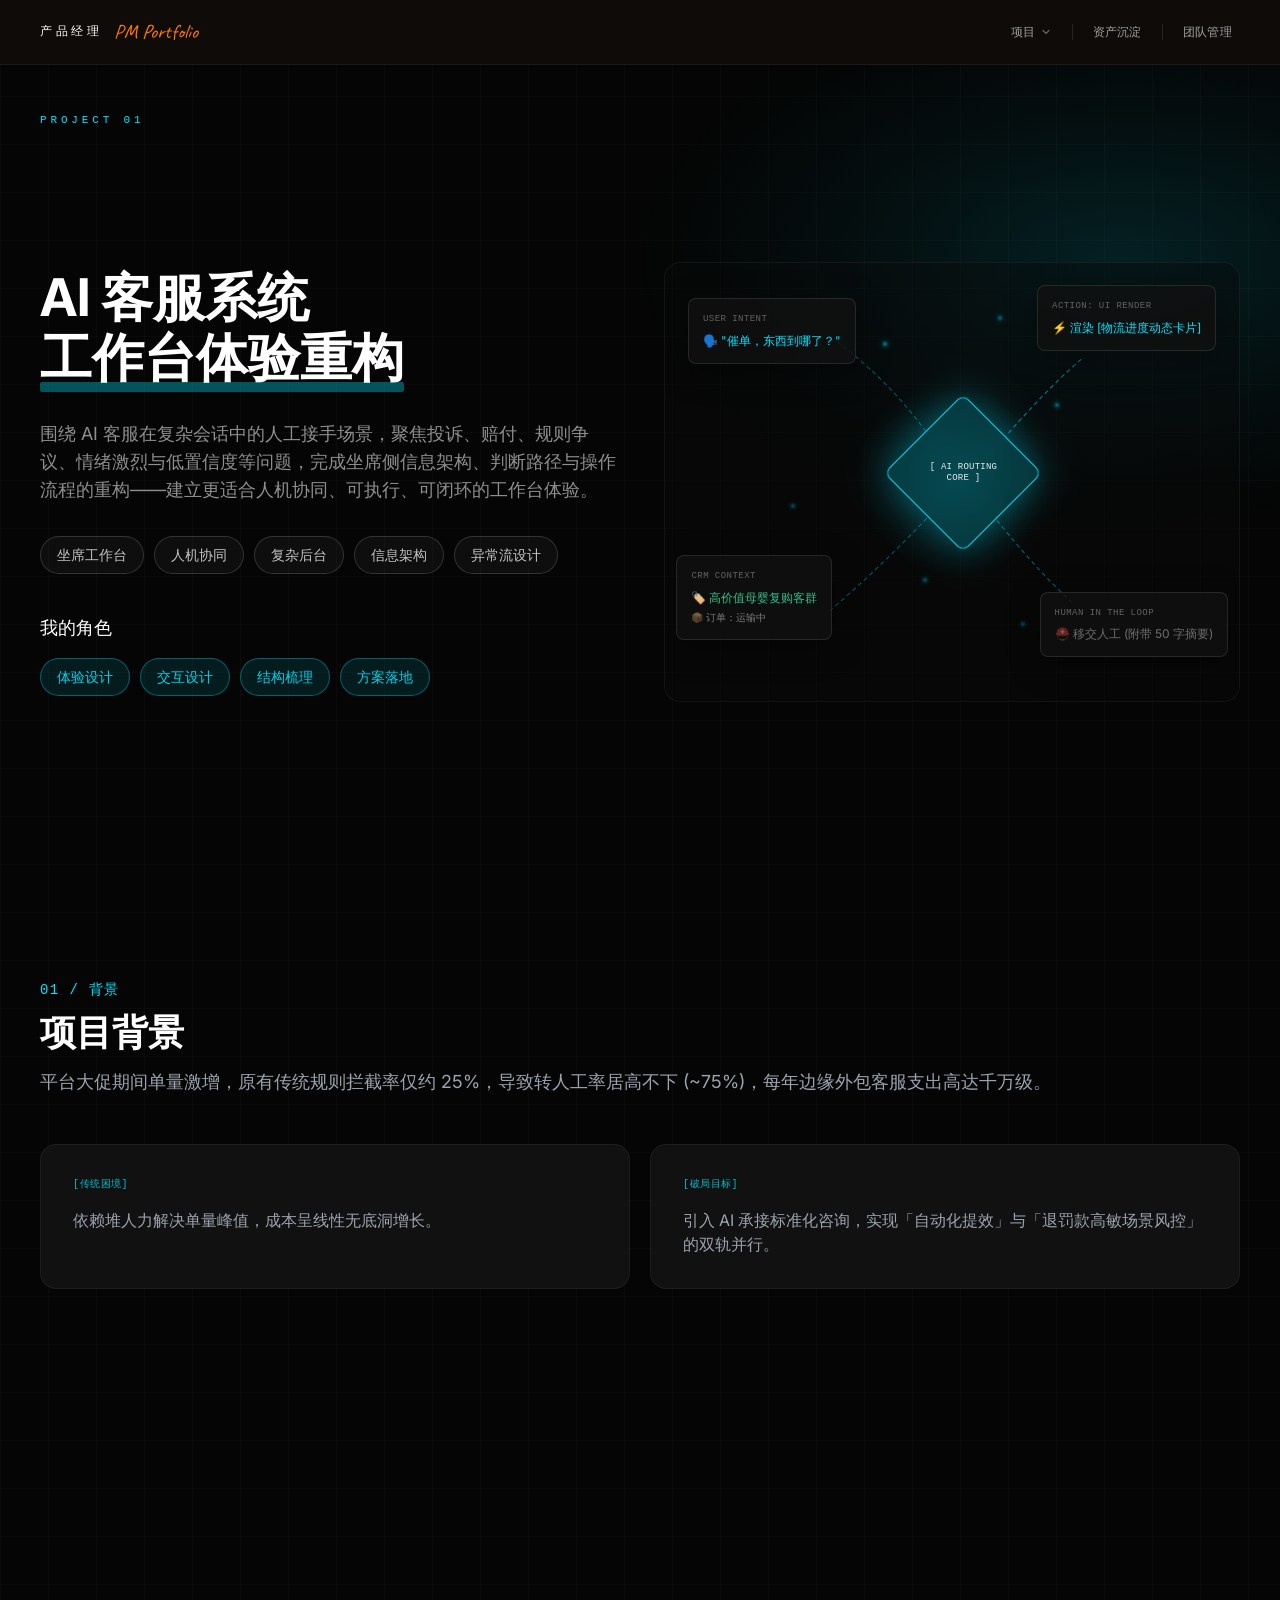
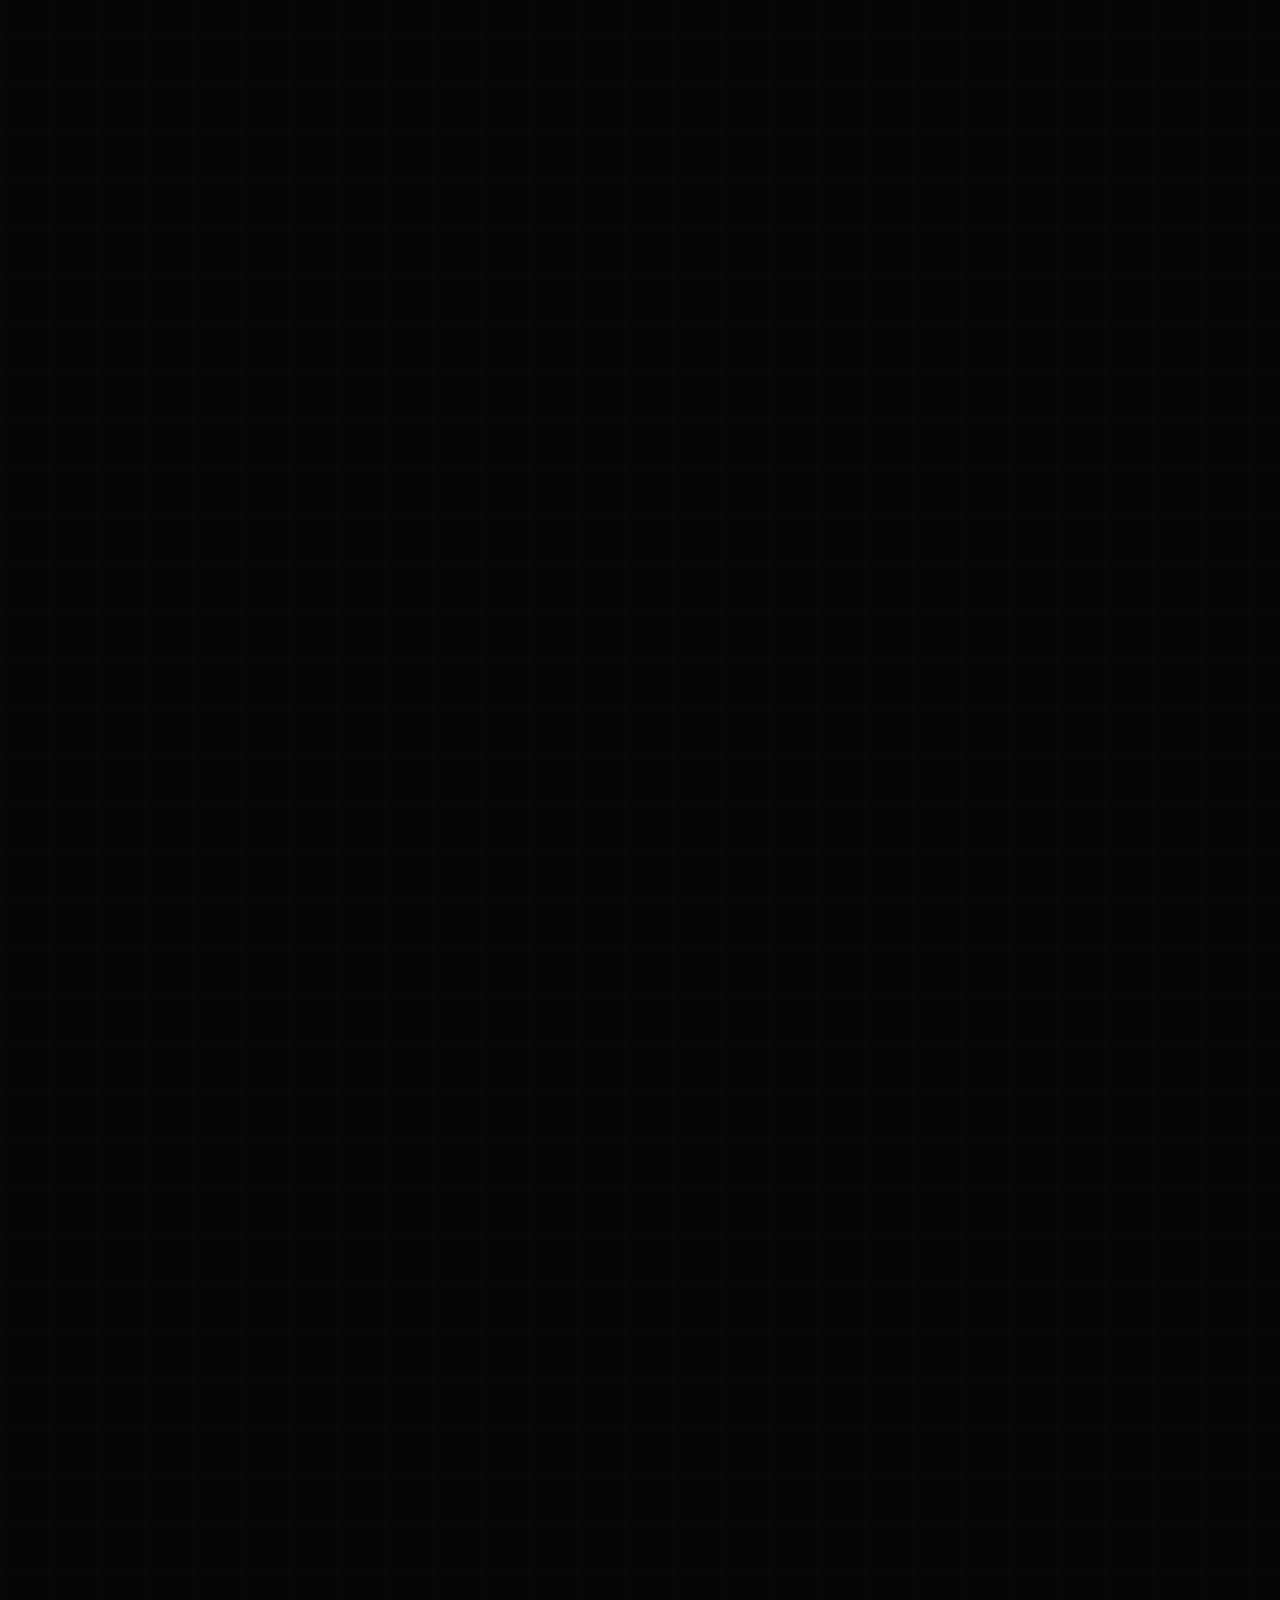
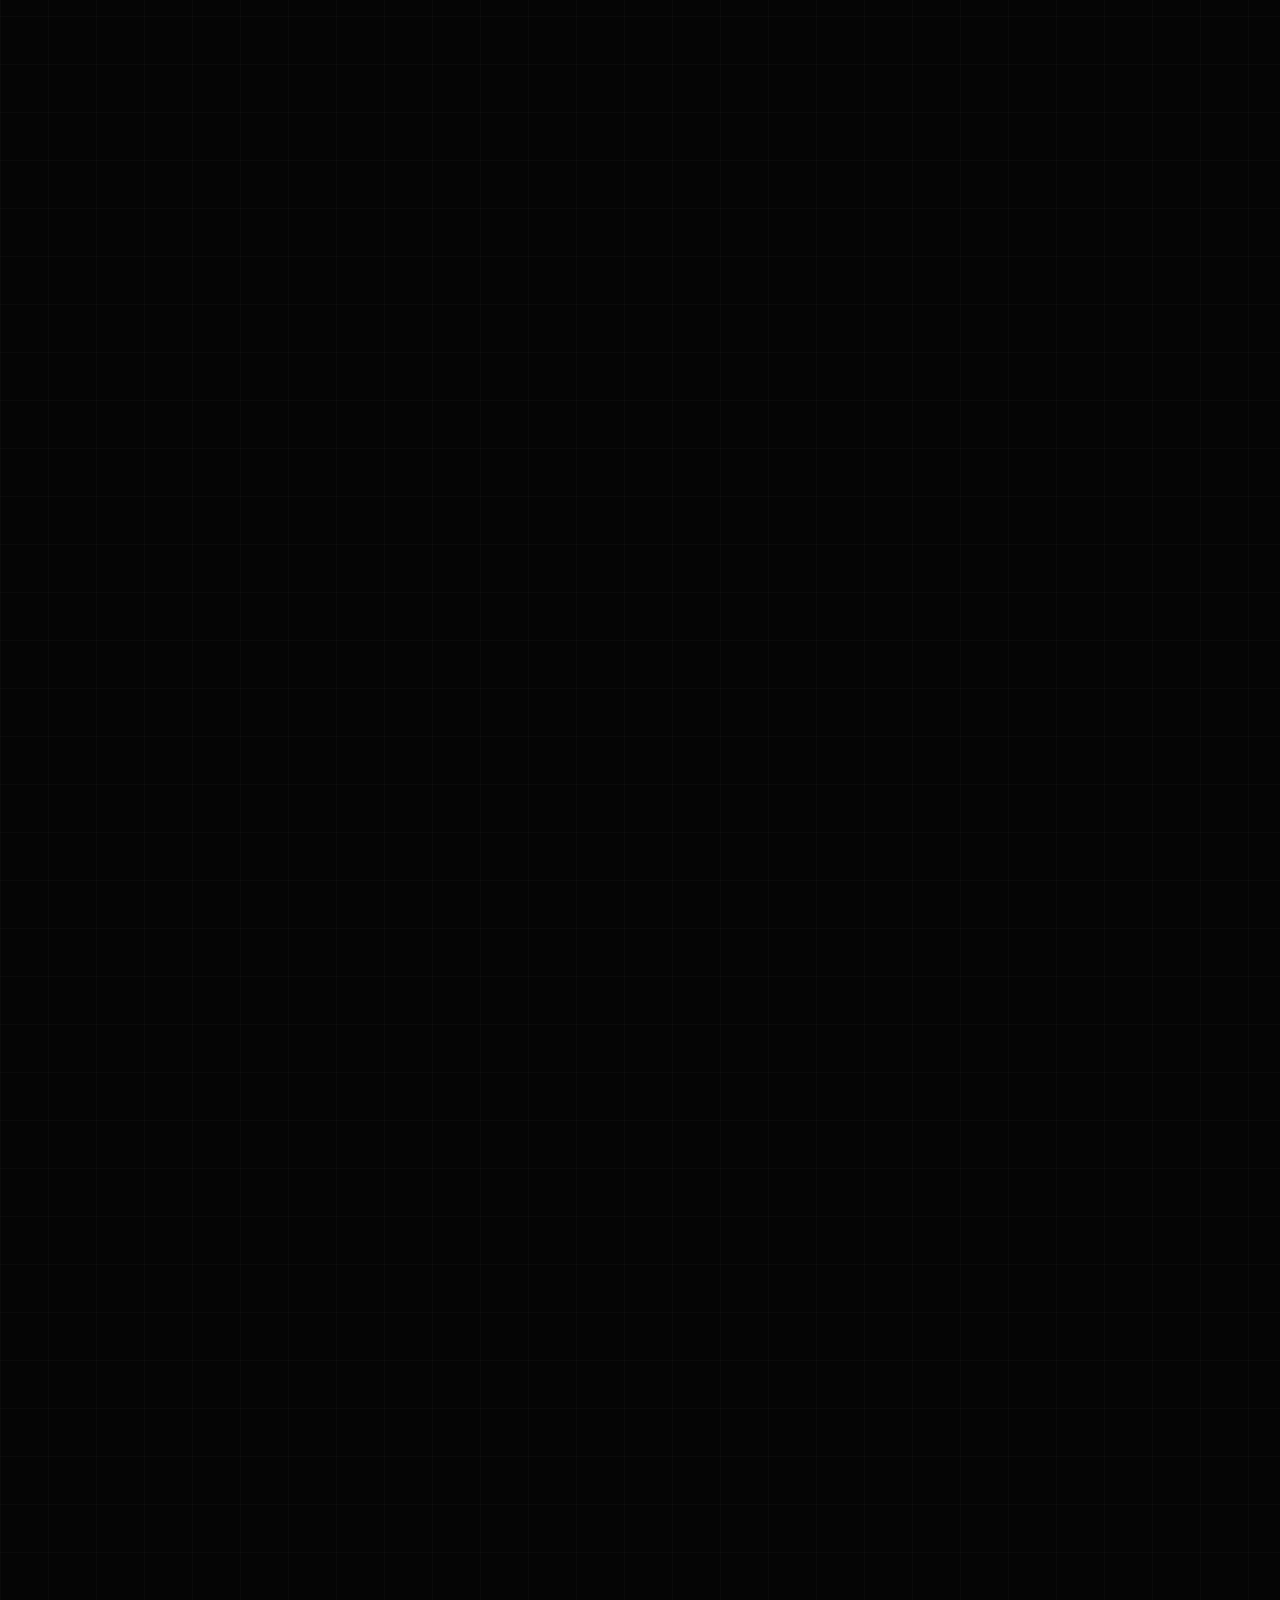
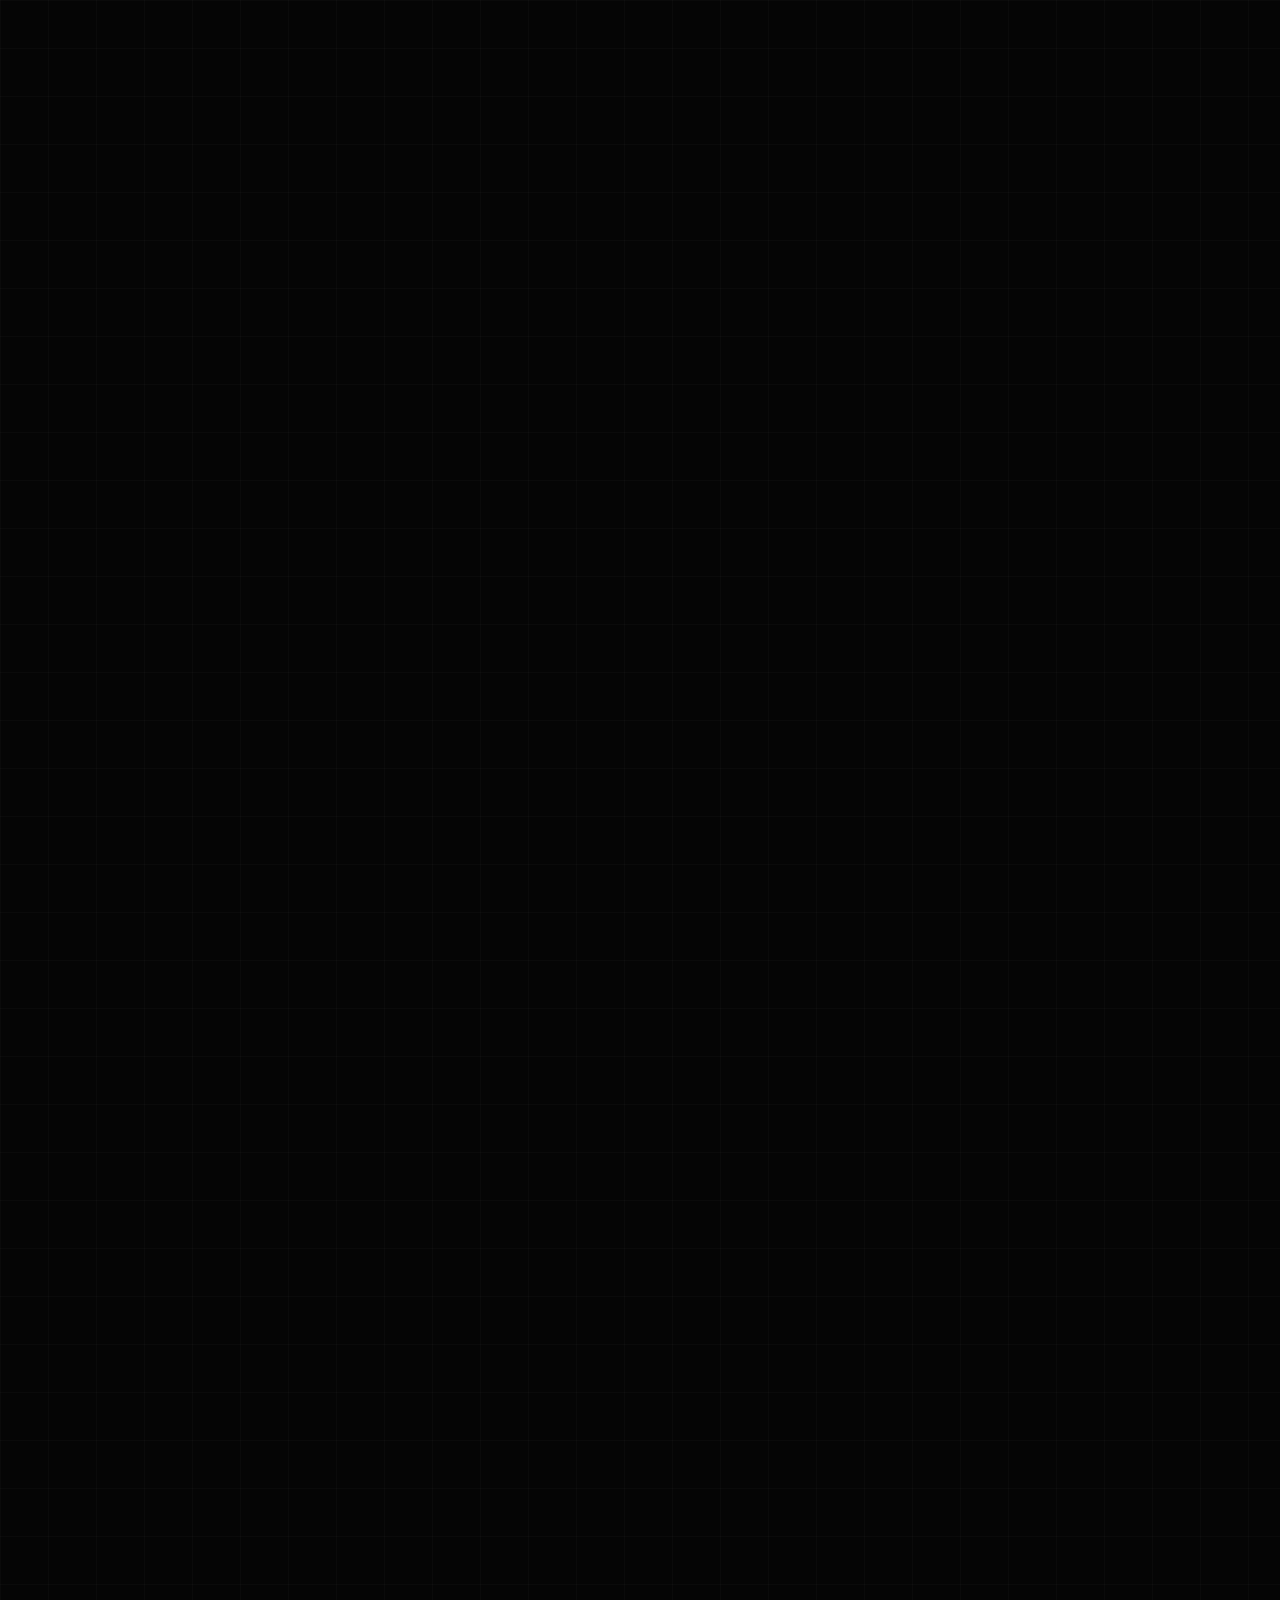
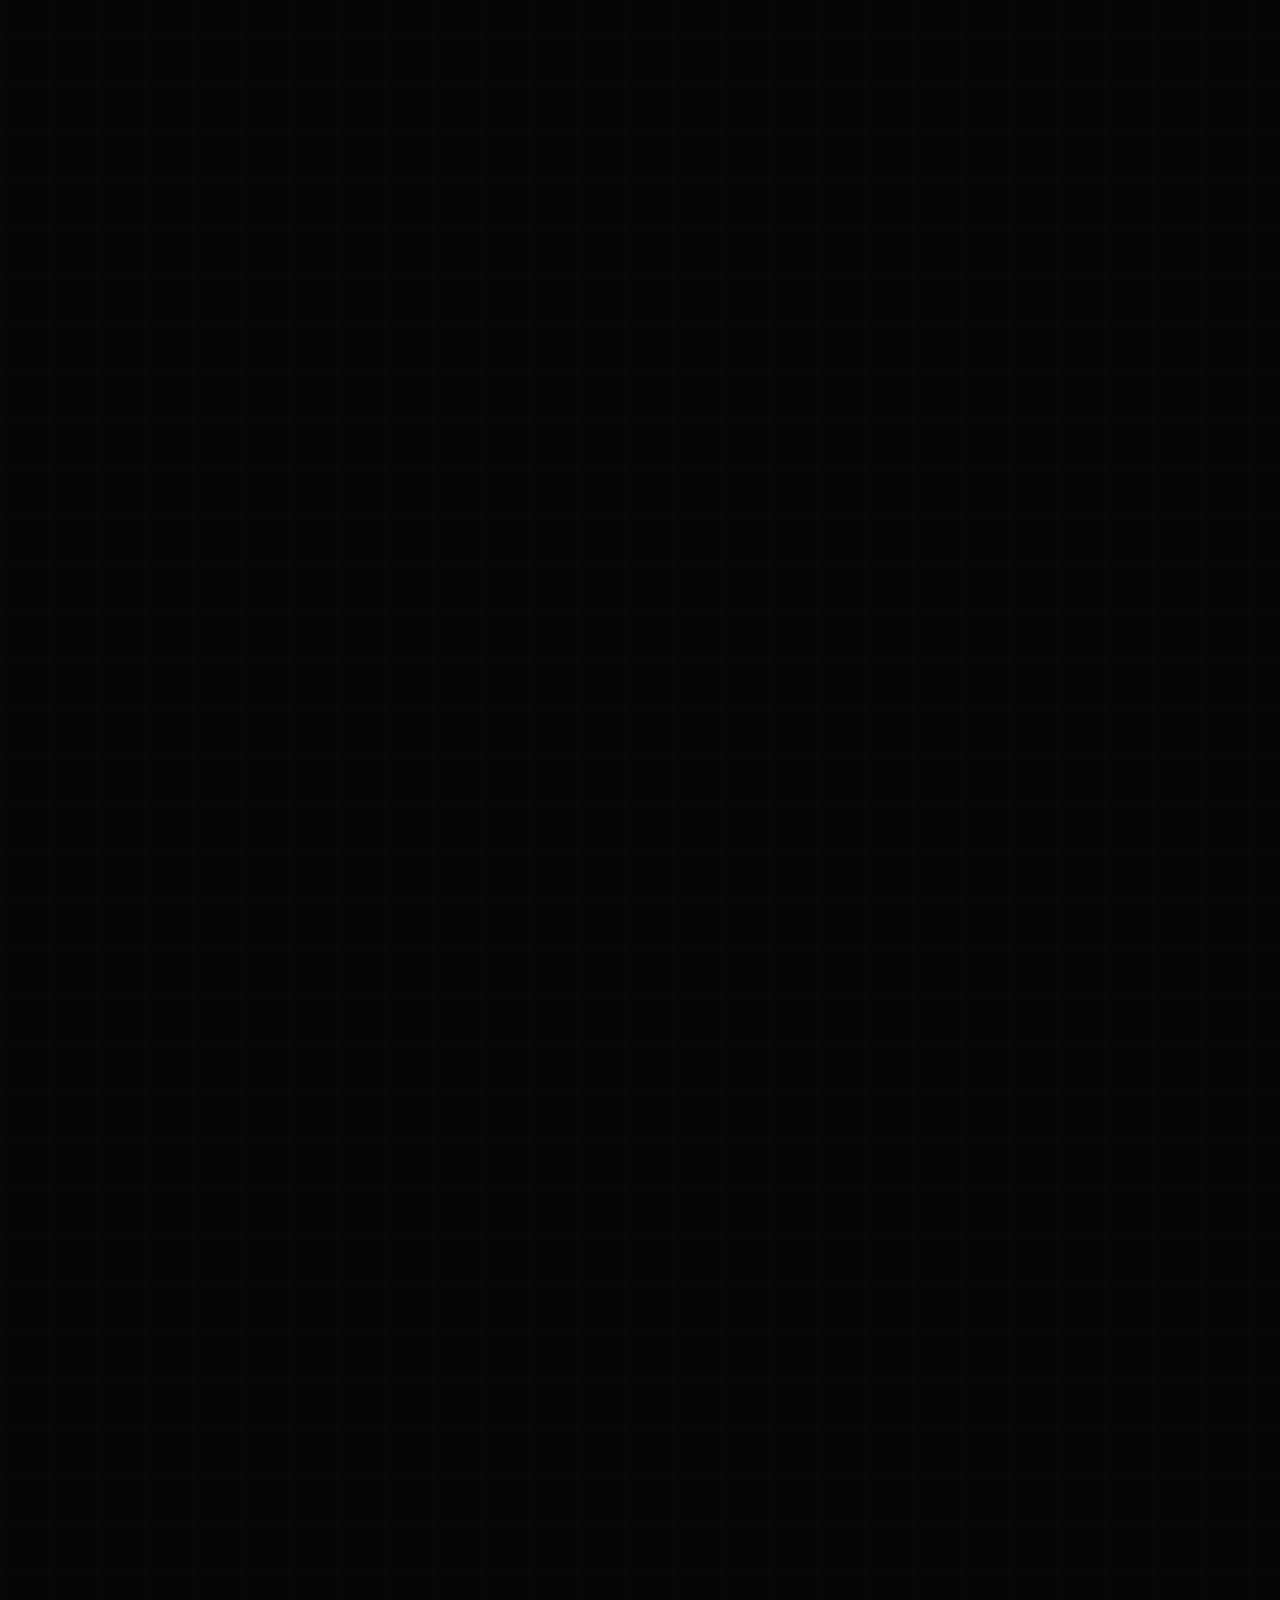
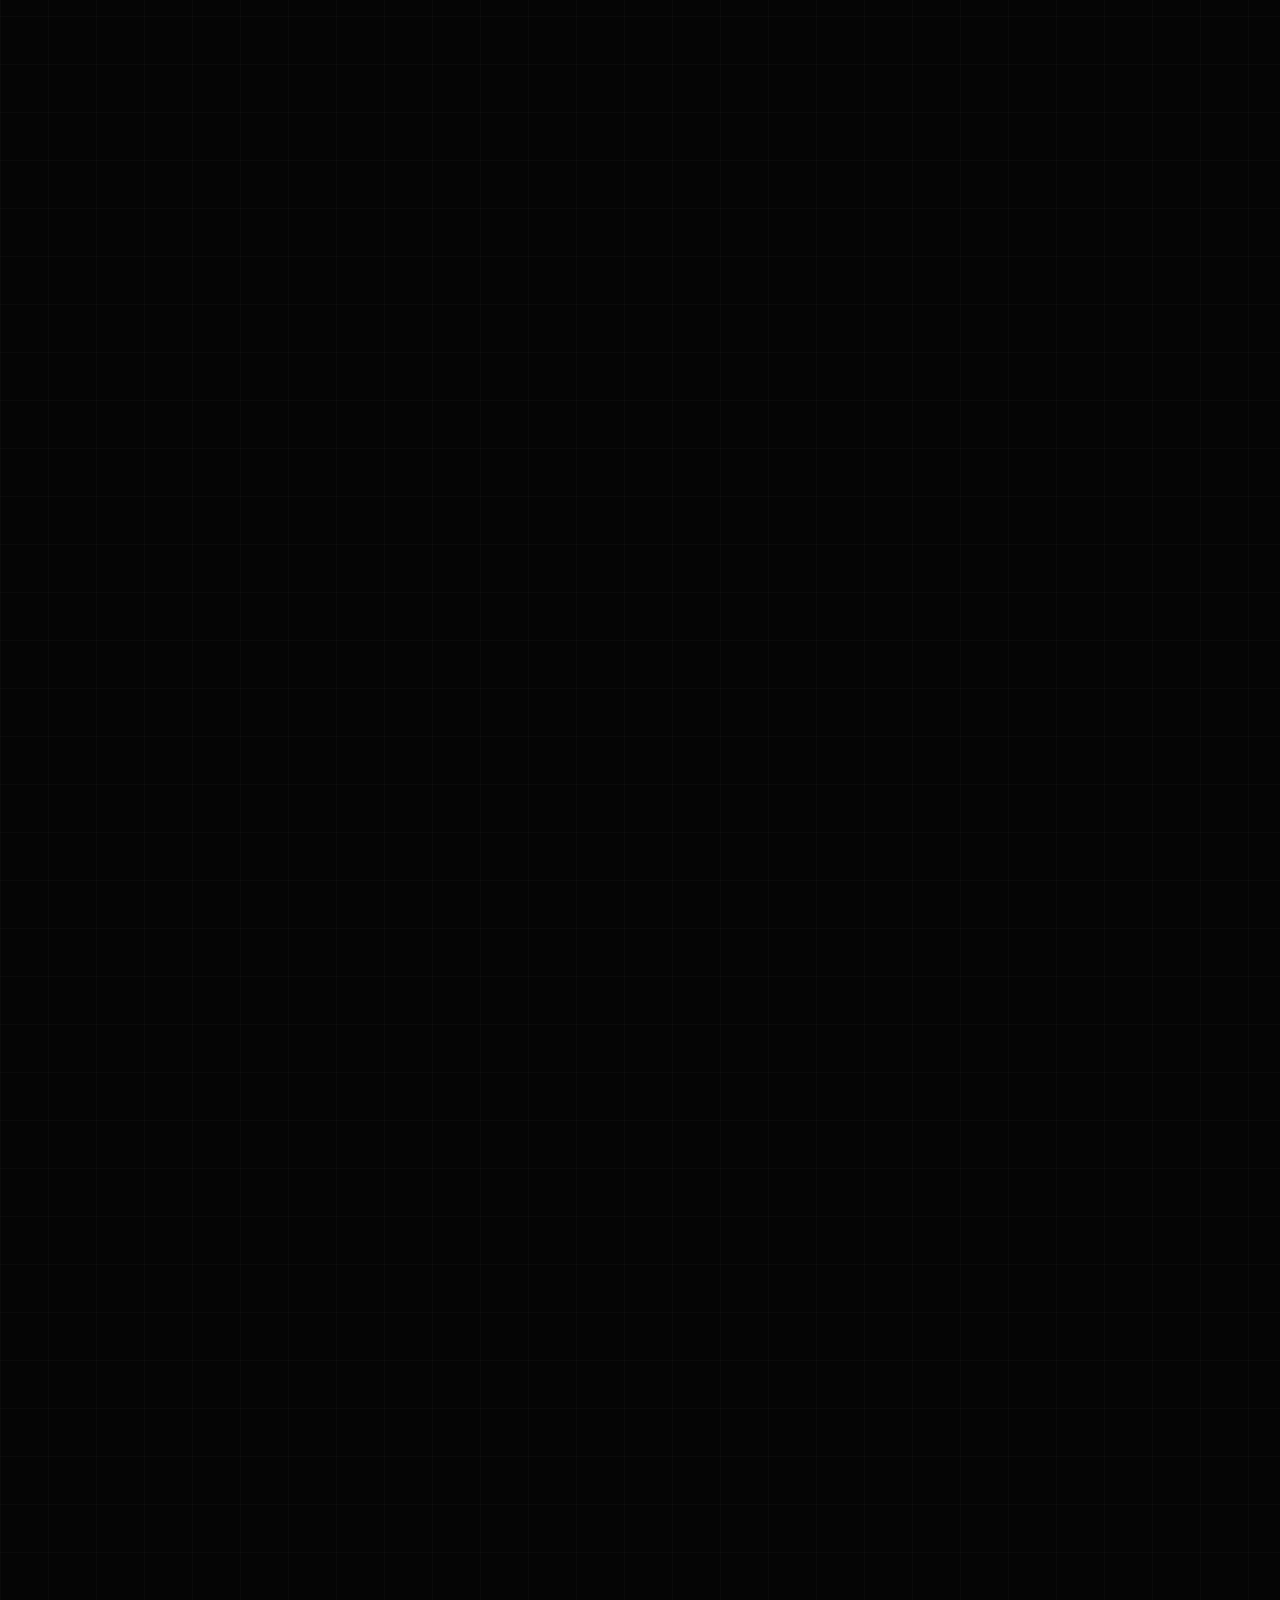
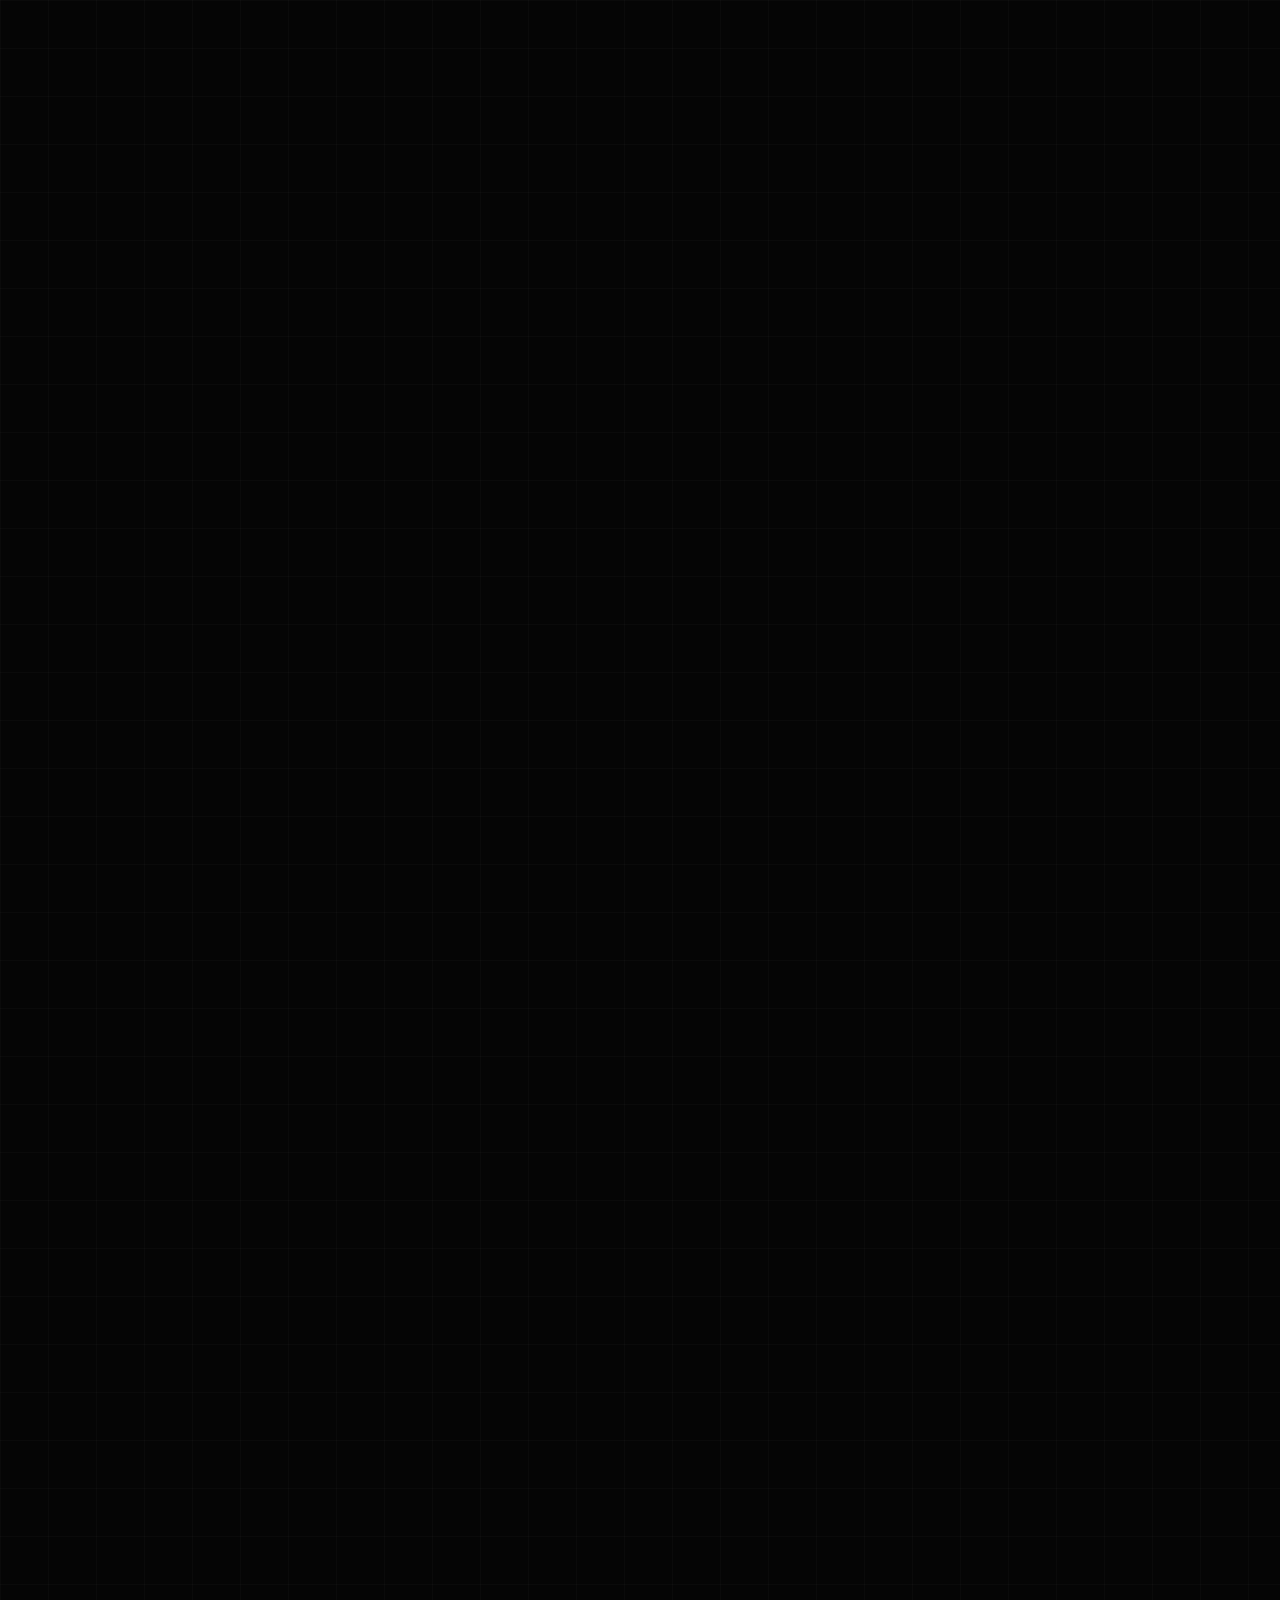
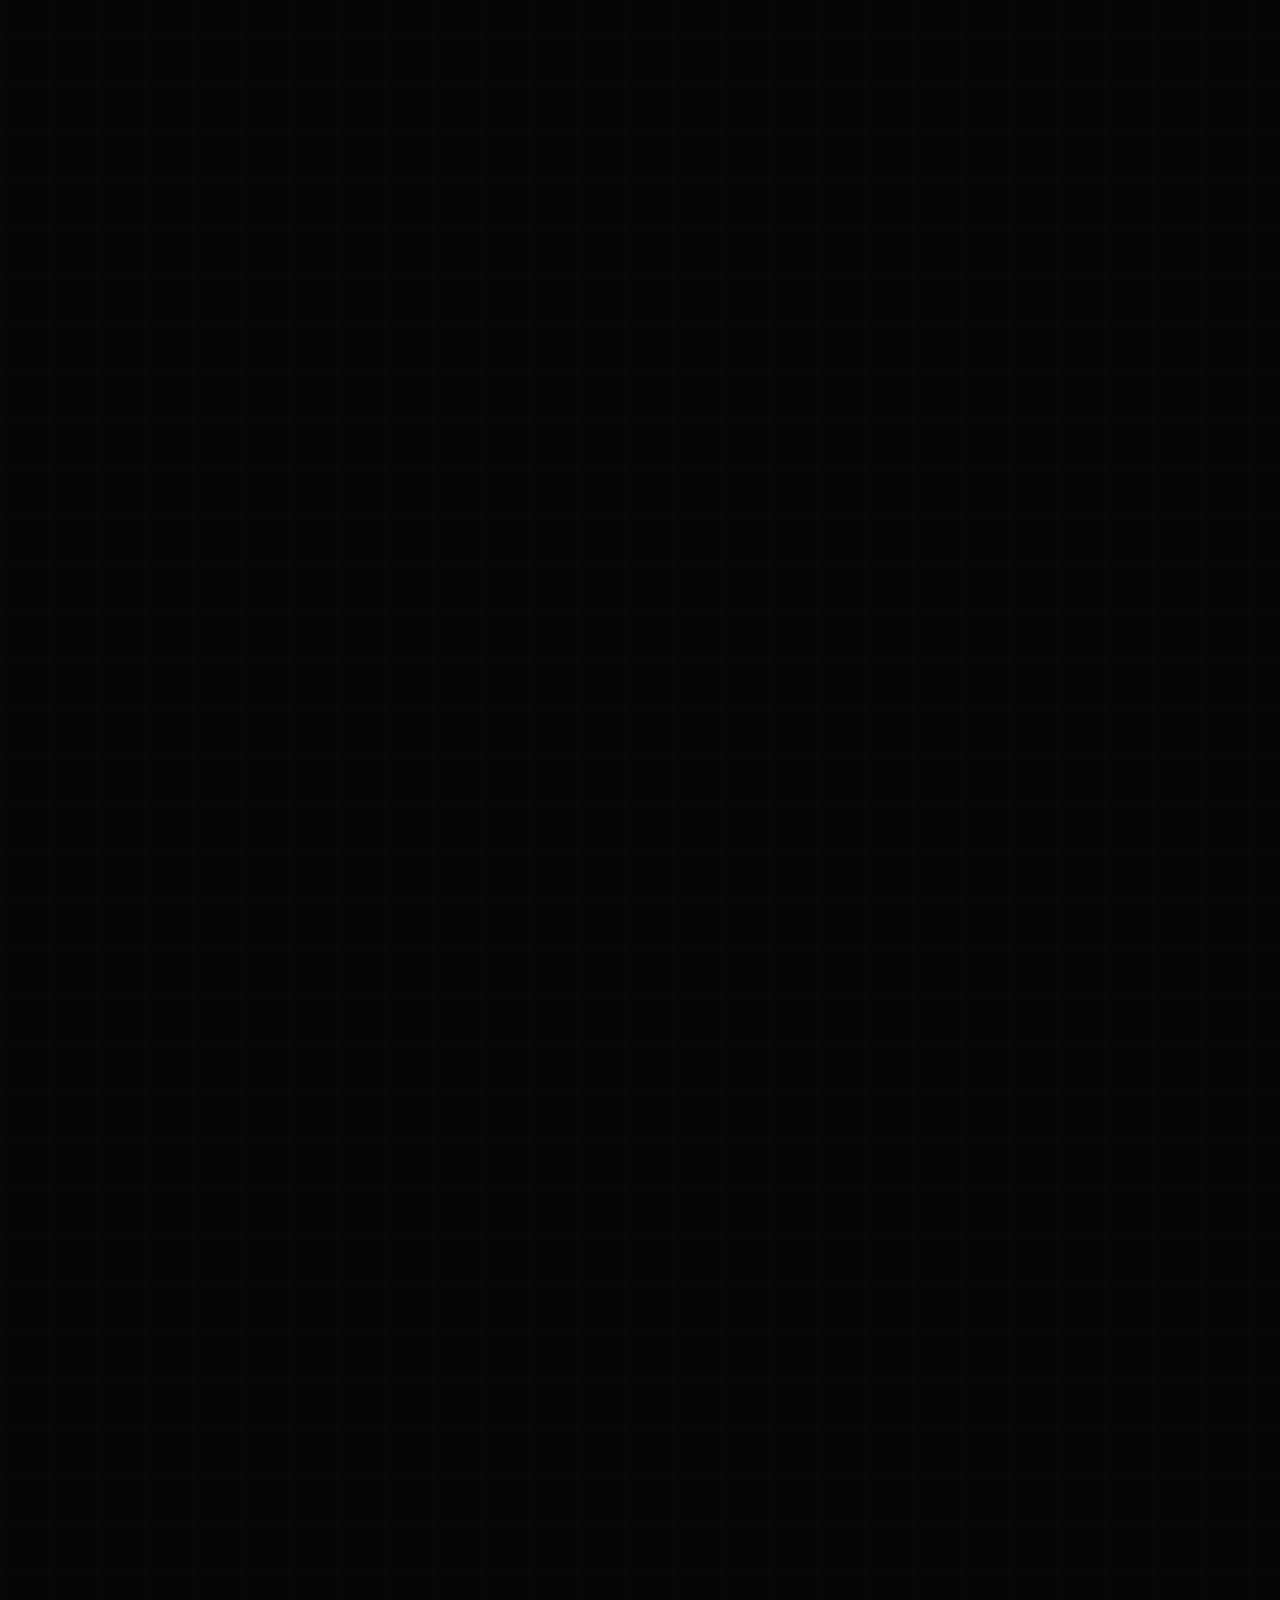
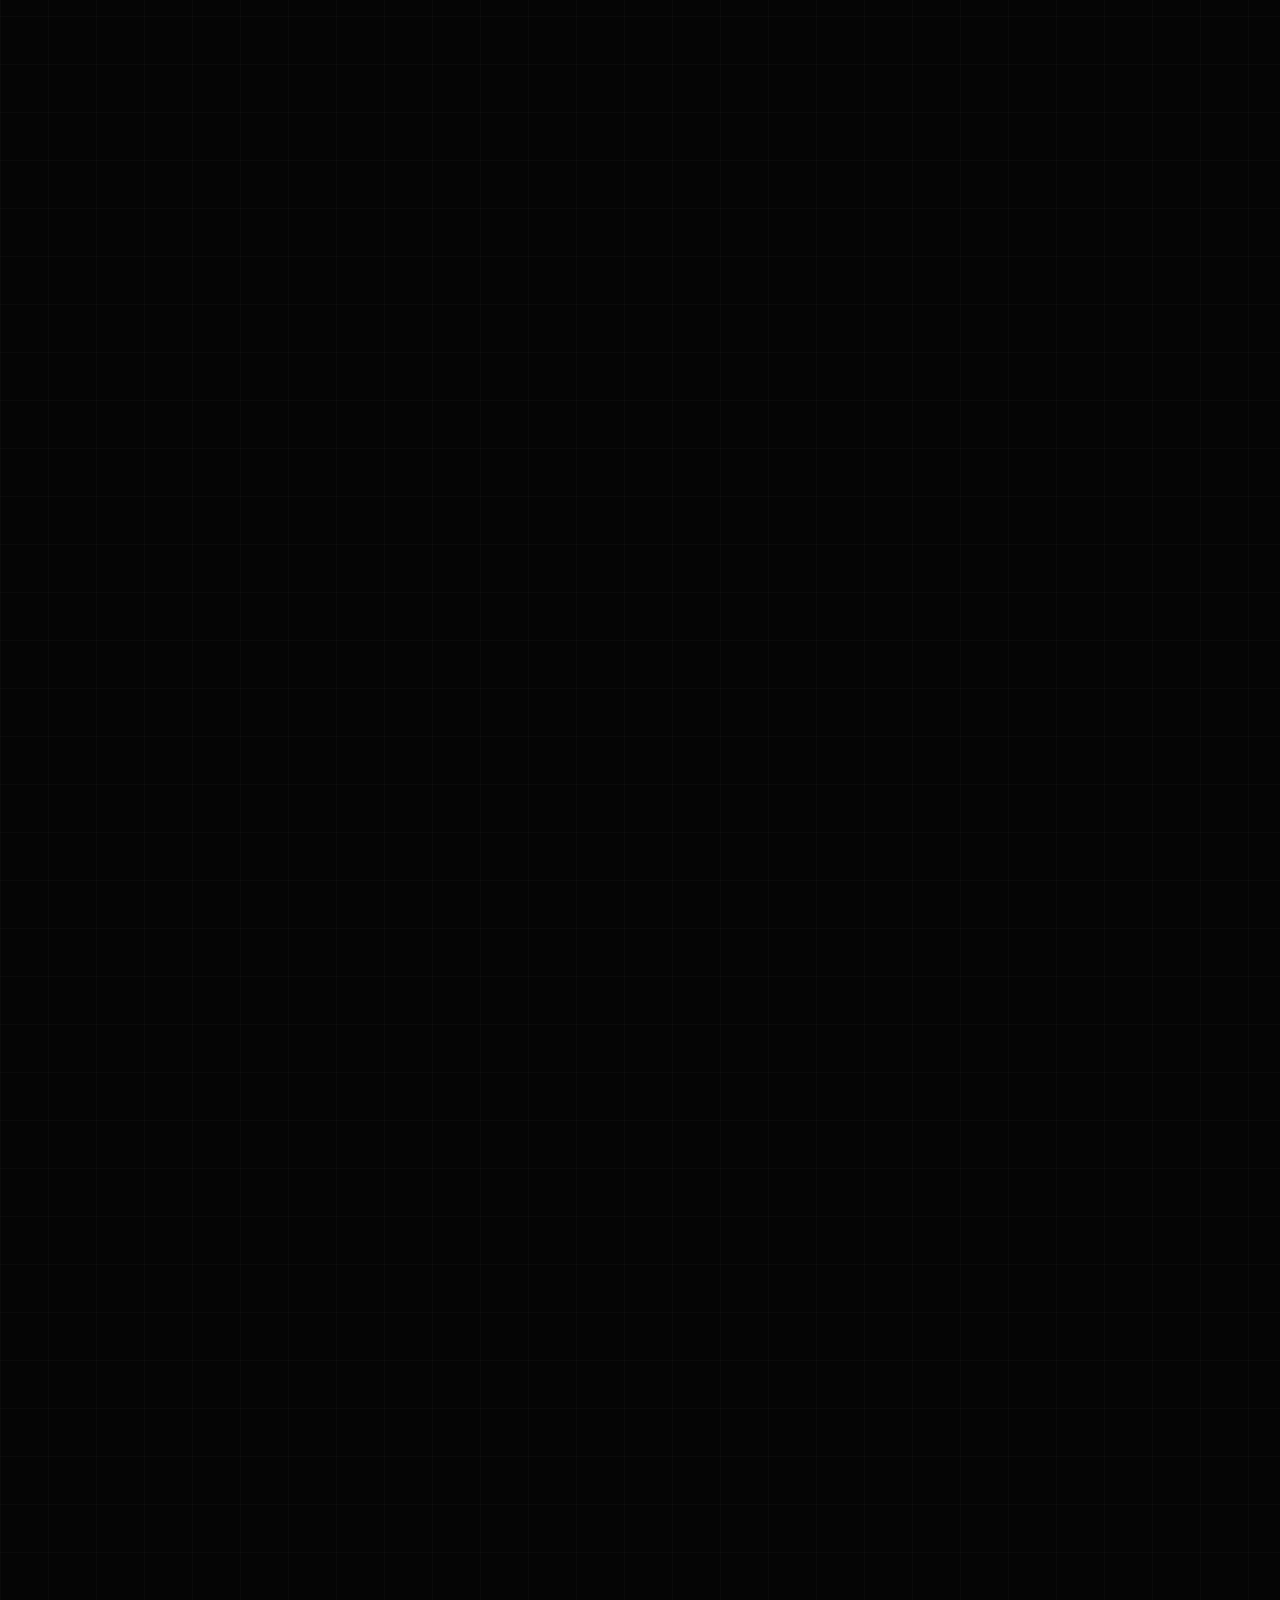
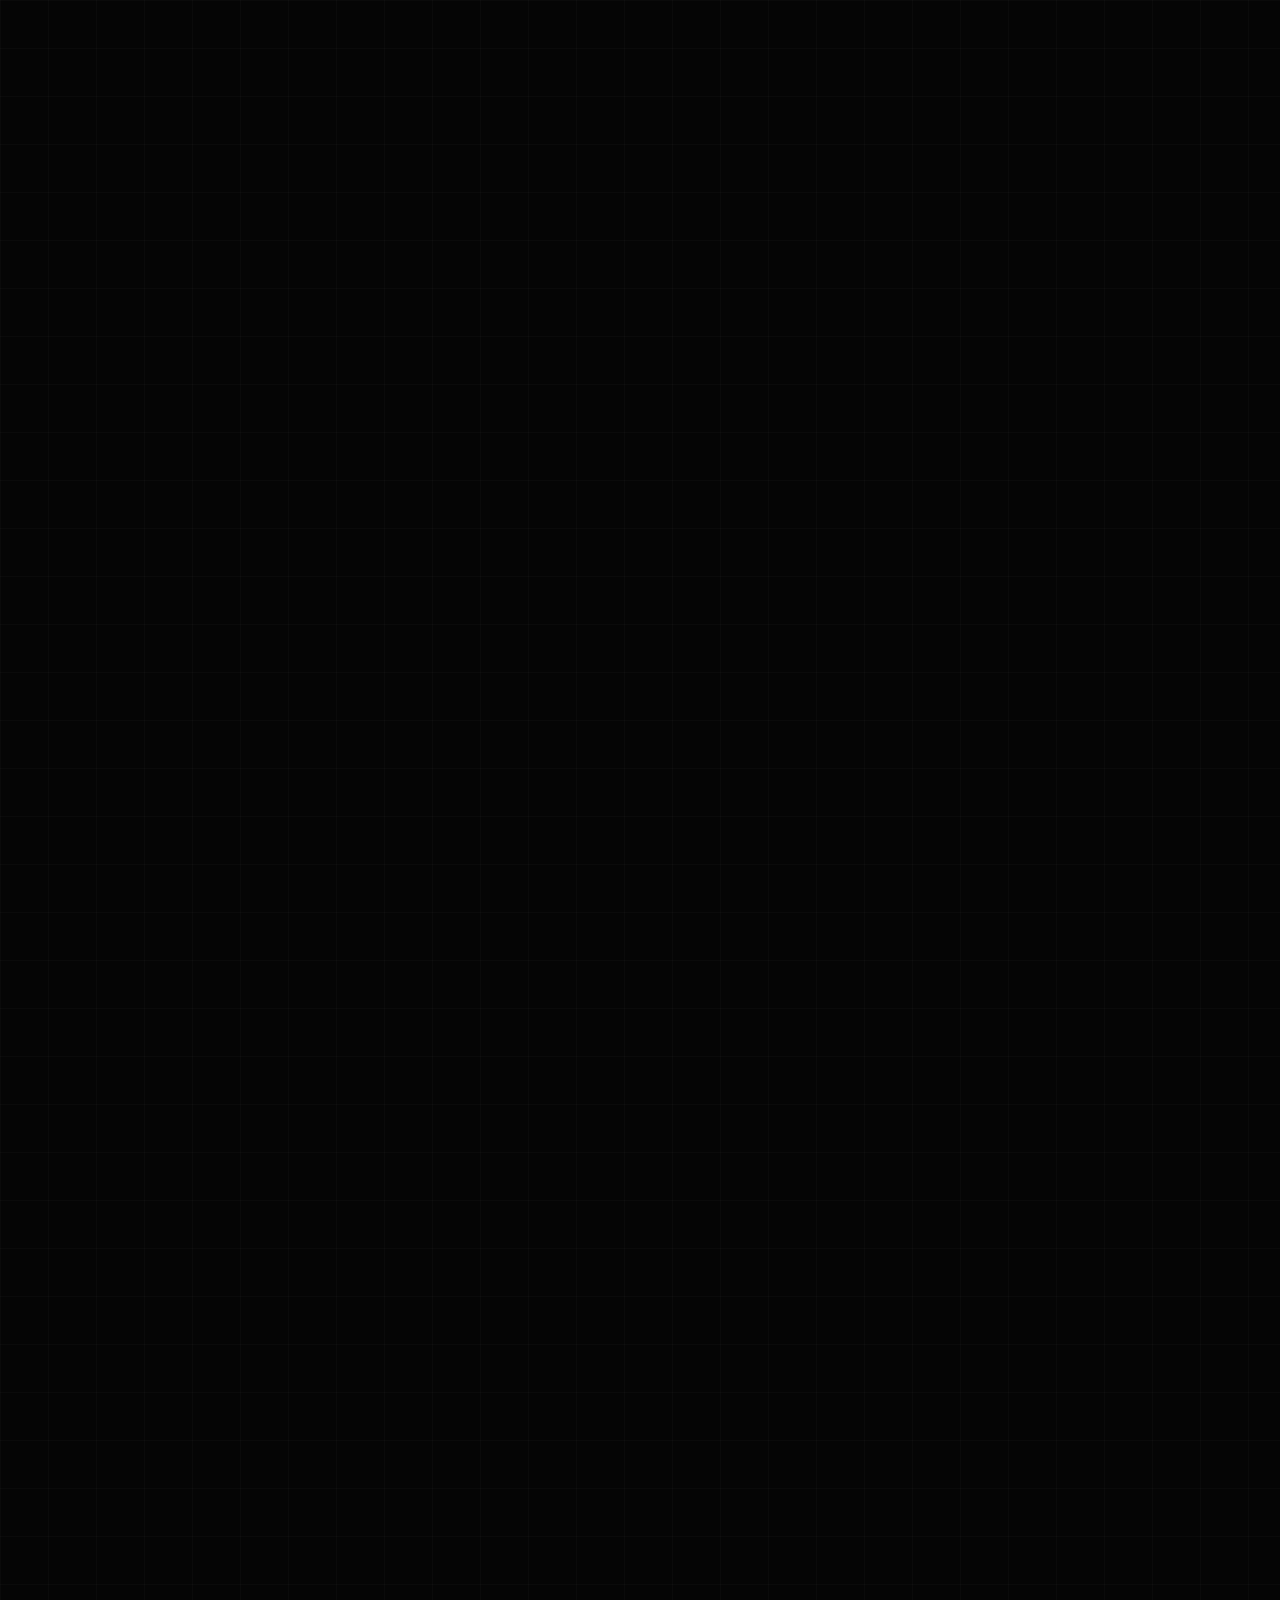
<file: index.html>
<!DOCTYPE html>
<html lang="zh-CN">
  <head>
    <meta charset="UTF-8" />
    <meta name="viewport" content="width=device-width, initial-scale=1.0" />
    <title>产品经理作品集 · PM Portfolio</title>
    <link rel="preconnect" href="https://fonts.googleapis.com" />
    <link rel="preconnect" href="https://fonts.gstatic.com" crossorigin />
    <link
      href="https://fonts.googleapis.com/css2?family=Caveat:wght@500;600&family=Dancing+Script:wght@500&family=Inter:wght@300;400;500;600;700&display=swap"
      rel="stylesheet"
    />
    <script type="module" crossorigin src="/assets/index-FumldRIq.js"></script>
    <link rel="stylesheet" crossorigin href="/assets/index-CVF4P-Sp.css">
  </head>
  <body>
    <div id="root"></div>
  </body>
</html>
</file>
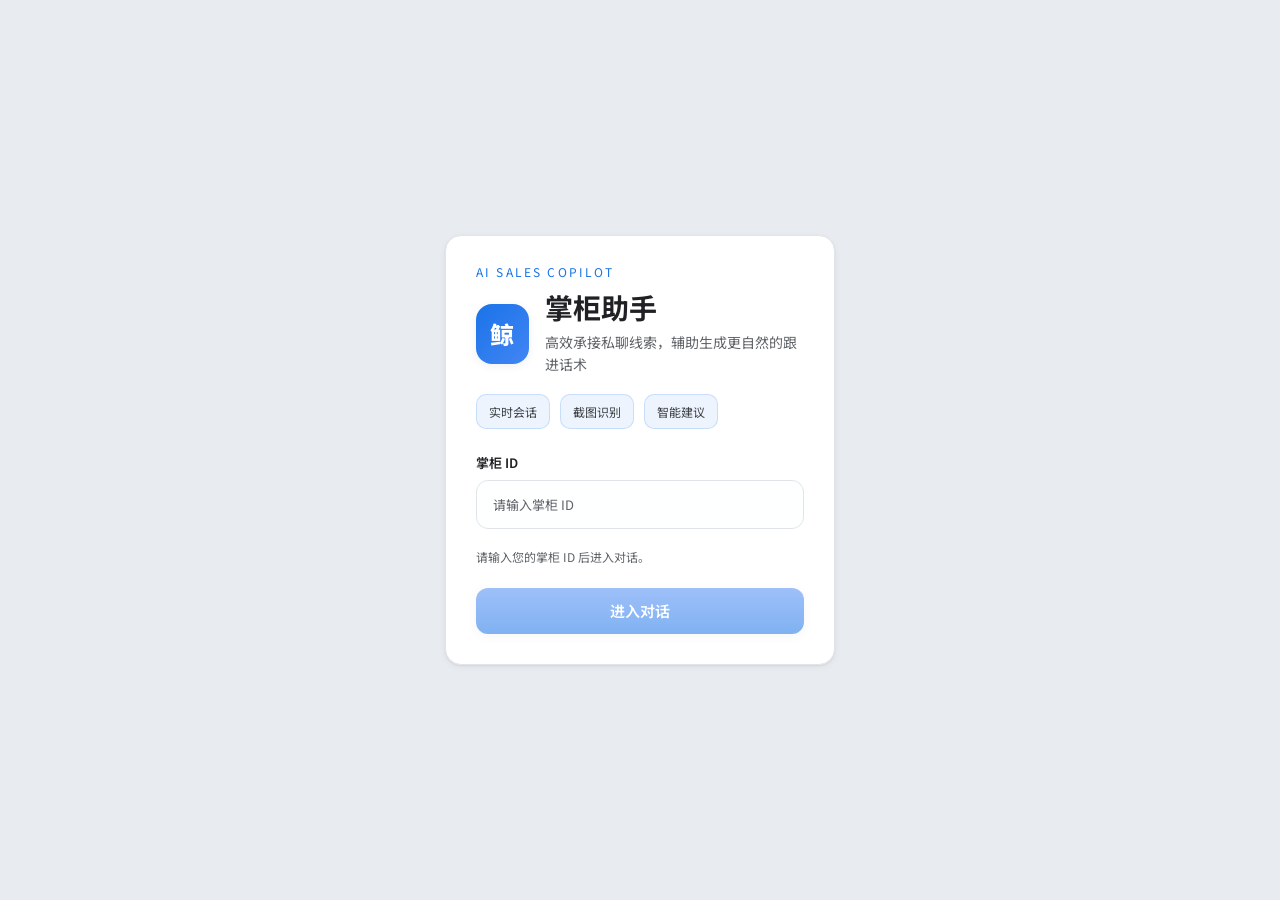
<file: shop-assistant/index.html>
<!doctype html>
<html lang="zh-CN">
  <head>
    <meta charset="UTF-8" />
    <meta
      name="viewport"
      content="width=device-width, initial-scale=1.0, maximum-scale=1.0, user-scalable=no, viewport-fit=cover"
    />
    <meta name="format-detection" content="telephone=no" />
    <meta name="apple-mobile-web-app-capable" content="yes" />
    <meta name="apple-mobile-web-app-status-bar-style" content="default" />
    <title>鲸灵掌柜助手</title>
    <link rel="preconnect" href="https://fonts.googleapis.com" />
    <link rel="preconnect" href="https://fonts.gstatic.com" crossorigin />
    <link
      href="https://fonts.googleapis.com/css2?family=Inter:wght@400;500&family=Noto+Sans+SC:wght@400;500;600;700&display=swap"
      rel="stylesheet"
    />
    <script type="module" crossorigin src="/shop-assistant/assets/index-UVcDDCrb.js"></script>
    <link rel="stylesheet" crossorigin href="/shop-assistant/assets/index-D2nl_nq6.css">
  </head>
  <body>
    <div id="root"></div>
  </body>
</html>
</file>
<file: assets/index-CVF4P-Sp.css>
*,:before,:after{--tw-border-spacing-x: 0;--tw-border-spacing-y: 0;--tw-translate-x: 0;--tw-translate-y: 0;--tw-rotate: 0;--tw-skew-x: 0;--tw-skew-y: 0;--tw-scale-x: 1;--tw-scale-y: 1;--tw-pan-x: ;--tw-pan-y: ;--tw-pinch-zoom: ;--tw-scroll-snap-strictness: proximity;--tw-gradient-from-position: ;--tw-gradient-via-position: ;--tw-gradient-to-position: ;--tw-ordinal: ;--tw-slashed-zero: ;--tw-numeric-figure: ;--tw-numeric-spacing: ;--tw-numeric-fraction: ;--tw-ring-inset: ;--tw-ring-offset-width: 0px;--tw-ring-offset-color: #fff;--tw-ring-color: rgb(59 130 246 / .5);--tw-ring-offset-shadow: 0 0 #0000;--tw-ring-shadow: 0 0 #0000;--tw-shadow: 0 0 #0000;--tw-shadow-colored: 0 0 #0000;--tw-blur: ;--tw-brightness: ;--tw-contrast: ;--tw-grayscale: ;--tw-hue-rotate: ;--tw-invert: ;--tw-saturate: ;--tw-sepia: ;--tw-drop-shadow: ;--tw-backdrop-blur: ;--tw-backdrop-brightness: ;--tw-backdrop-contrast: ;--tw-backdrop-grayscale: ;--tw-backdrop-hue-rotate: ;--tw-backdrop-invert: ;--tw-backdrop-opacity: ;--tw-backdrop-saturate: ;--tw-backdrop-sepia: ;--tw-contain-size: ;--tw-contain-layout: ;--tw-contain-paint: ;--tw-contain-style: }::backdrop{--tw-border-spacing-x: 0;--tw-border-spacing-y: 0;--tw-translate-x: 0;--tw-translate-y: 0;--tw-rotate: 0;--tw-skew-x: 0;--tw-skew-y: 0;--tw-scale-x: 1;--tw-scale-y: 1;--tw-pan-x: ;--tw-pan-y: ;--tw-pinch-zoom: ;--tw-scroll-snap-strictness: proximity;--tw-gradient-from-position: ;--tw-gradient-via-position: ;--tw-gradient-to-position: ;--tw-ordinal: ;--tw-slashed-zero: ;--tw-numeric-figure: ;--tw-numeric-spacing: ;--tw-numeric-fraction: ;--tw-ring-inset: ;--tw-ring-offset-width: 0px;--tw-ring-offset-color: #fff;--tw-ring-color: rgb(59 130 246 / .5);--tw-ring-offset-shadow: 0 0 #0000;--tw-ring-shadow: 0 0 #0000;--tw-shadow: 0 0 #0000;--tw-shadow-colored: 0 0 #0000;--tw-blur: ;--tw-brightness: ;--tw-contrast: ;--tw-grayscale: ;--tw-hue-rotate: ;--tw-invert: ;--tw-saturate: ;--tw-sepia: ;--tw-drop-shadow: ;--tw-backdrop-blur: ;--tw-backdrop-brightness: ;--tw-backdrop-contrast: ;--tw-backdrop-grayscale: ;--tw-backdrop-hue-rotate: ;--tw-backdrop-invert: ;--tw-backdrop-opacity: ;--tw-backdrop-saturate: ;--tw-backdrop-sepia: ;--tw-contain-size: ;--tw-contain-layout: ;--tw-contain-paint: ;--tw-contain-style: }*,:before,:after{box-sizing:border-box;border-width:0;border-style:solid;border-color:#e5e7eb}:before,:after{--tw-content: ""}html,:host{line-height:1.5;-webkit-text-size-adjust:100%;-moz-tab-size:4;-o-tab-size:4;tab-size:4;font-family:Inter,PingFang SC,Microsoft YaHei,Helvetica Neue,Arial,sans-serif;font-feature-settings:normal;font-variation-settings:normal;-webkit-tap-highlight-color:transparent}body{margin:0;line-height:inherit}hr{height:0;color:inherit;border-top-width:1px}abbr:where([title]){-webkit-text-decoration:underline dotted;text-decoration:underline dotted}h1,h2,h3,h4,h5,h6{font-size:inherit;font-weight:inherit}a{color:inherit;text-decoration:inherit}b,strong{font-weight:bolder}code,kbd,samp,pre{font-family:ui-monospace,SFMono-Regular,Menlo,Monaco,Consolas,Liberation Mono,Courier New,monospace;font-feature-settings:normal;font-variation-settings:normal;font-size:1em}small{font-size:80%}sub,sup{font-size:75%;line-height:0;position:relative;vertical-align:baseline}sub{bottom:-.25em}sup{top:-.5em}table{text-indent:0;border-color:inherit;border-collapse:collapse}button,input,optgroup,select,textarea{font-family:inherit;font-feature-settings:inherit;font-variation-settings:inherit;font-size:100%;font-weight:inherit;line-height:inherit;letter-spacing:inherit;color:inherit;margin:0;padding:0}button,select{text-transform:none}button,input:where([type=button]),input:where([type=reset]),input:where([type=submit]){-webkit-appearance:button;background-color:transparent;background-image:none}:-moz-focusring{outline:auto}:-moz-ui-invalid{box-shadow:none}progress{vertical-align:baseline}::-webkit-inner-spin-button,::-webkit-outer-spin-button{height:auto}[type=search]{-webkit-appearance:textfield;outline-offset:-2px}::-webkit-search-decoration{-webkit-appearance:none}::-webkit-file-upload-button{-webkit-appearance:button;font:inherit}summary{display:list-item}blockquote,dl,dd,h1,h2,h3,h4,h5,h6,hr,figure,p,pre{margin:0}fieldset{margin:0;padding:0}legend{padding:0}ol,ul,menu{list-style:none;margin:0;padding:0}dialog{padding:0}textarea{resize:vertical}input::-moz-placeholder,textarea::-moz-placeholder{opacity:1;color:#9ca3af}input::placeholder,textarea::placeholder{opacity:1;color:#9ca3af}button,[role=button]{cursor:pointer}:disabled{cursor:default}img,svg,video,canvas,audio,iframe,embed,object{display:block;vertical-align:middle}img,video{max-width:100%;height:auto}[hidden]:where(:not([hidden=until-found])){display:none}html{scroll-behavior:smooth}body{--tw-bg-opacity: 1;background-color:rgb(15 12 9 / var(--tw-bg-opacity, 1));--tw-text-opacity: 1;color:rgb(255 255 255 / var(--tw-text-opacity, 1));-webkit-font-smoothing:antialiased;-moz-osx-font-smoothing:grayscale;font-family:Inter,PingFang SC,Microsoft YaHei,Helvetica Neue,Arial,sans-serif}.pointer-events-none{pointer-events:none}.visible{visibility:visible}.invisible{visibility:hidden}.fixed{position:fixed}.absolute{position:absolute}.relative{position:relative}.-inset-10{top:-2.5rem;right:-2.5rem;bottom:-2.5rem;left:-2.5rem}.-inset-8{top:-2rem;right:-2rem;bottom:-2rem;left:-2rem}.inset-0{top:0;right:0;bottom:0;left:0}.inset-2{top:.5rem;right:.5rem;bottom:.5rem;left:.5rem}.inset-x-0{left:0;right:0}.inset-x-2{left:.5rem;right:.5rem}.inset-x-8{left:2rem;right:2rem}.inset-y-0{top:0;bottom:0}.-bottom-1{bottom:-.25rem}.-bottom-2{bottom:-.5rem}.-bottom-3{bottom:-.75rem}.-bottom-4{bottom:-1rem}.-bottom-6{bottom:-1.5rem}.-left-1{left:-.25rem}.-left-10{left:-2.5rem}.-left-2{left:-.5rem}.-left-20{left:-5rem}.-left-3{left:-.75rem}.-left-6{left:-1.5rem}.-left-\[25px\]{left:-25px}.-left-\[2px\]{left:-2px}.-left-\[3px\]{left:-3px}.-right-0\.5{right:-.125rem}.-right-1{right:-.25rem}.-right-2{right:-.5rem}.-right-20{right:-5rem}.-right-24{right:-6rem}.-right-3{right:-.75rem}.-right-\[15\%\]{right:-15%}.-right-\[20\%\]{right:-20%}.-right-\[2px\]{right:-2px}.-right-\[3px\]{right:-3px}.-top-0\.5{top:-.125rem}.-top-1{top:-.25rem}.-top-2{top:-.5rem}.-top-20{top:-5rem}.-top-24{top:-6rem}.-top-3{top:-.75rem}.-top-\[20\%\]{top:-20%}.-top-\[25\%\]{top:-25%}.bottom-0{bottom:0}.bottom-1\.5{bottom:.375rem}.bottom-12{bottom:3rem}.bottom-16{bottom:4rem}.bottom-2{bottom:.5rem}.bottom-3{bottom:.75rem}.bottom-\[10\%\]{bottom:10%}.bottom-\[12\%\]{bottom:12%}.bottom-\[14\%\]{bottom:14%}.bottom-\[22\%\]{bottom:22%}.bottom-\[28\%\]{bottom:28%}.bottom-\[35\%\]{bottom:35%}.bottom-\[8\%\]{bottom:8%}.bottom-full{bottom:100%}.left-0{left:0}.left-1\/2{left:50%}.left-3{left:.75rem}.left-4{left:1rem}.left-6{left:1.5rem}.left-7{left:1.75rem}.left-\[0\%\]{left:0%}.left-\[12\%\]{left:12%}.left-\[14\%\]{left:14%}.left-\[2\%\]{left:2%}.left-\[22\%\]{left:22%}.left-\[4\%\]{left:4%}.left-\[45\%\]{left:45%}.left-\[50\%\]{left:50%}.left-\[55\%\]{left:55%}.left-\[5px\]{left:5px}.left-\[6\%\]{left:6%}.left-\[7px\]{left:7px}.left-\[8\%\]{left:8%}.left-\[calc\(100\%\+4px\)\]{left:calc(100% + 4px)}.right-0{right:0}.right-1\.5{right:.375rem}.right-2{right:.5rem}.right-3{right:.75rem}.right-4{right:1rem}.right-\[-5\%\]{right:-5%}.right-\[-8\%\]{right:-8%}.right-\[0\%\]{right:0%}.right-\[12\%\]{right:12%}.right-\[14\%\]{right:14%}.right-\[2\%\]{right:2%}.right-\[38\%\]{right:38%}.right-\[4\%\]{right:4%}.right-\[42\%\]{right:42%}.right-\[8\%\]{right:8%}.top-0{top:0}.top-1{top:.25rem}.top-1\/2{top:50%}.top-1\/3{top:33.333333%}.top-10{top:2.5rem}.top-12{top:3rem}.top-2{top:.5rem}.top-2\.5{top:.625rem}.top-2\/3{top:66.666667%}.top-3{top:.75rem}.top-4{top:1rem}.top-8{top:2rem}.top-\[-10\%\]{top:-10%}.top-\[-12\%\]{top:-12%}.top-\[-8\%\]{top:-8%}.top-\[12\%\]{top:12%}.top-\[14\%\]{top:14%}.top-\[16\%\]{top:16%}.top-\[18\%\]{top:18%}.top-\[21px\]{top:21px}.top-\[22\%\]{top:22%}.top-\[22px\]{top:22px}.top-\[28\%\]{top:28%}.top-\[32\%\]{top:32%}.top-\[45\%\]{top:45%}.top-\[46\%\]{top:46%}.top-\[48\%\]{top:48%}.top-\[52\%\]{top:52%}.top-\[55\%\]{top:55%}.top-\[6\%\]{top:6%}.top-\[8\%\]{top:8%}.top-full{top:100%}.-z-10{z-index:-10}.z-0{z-index:0}.z-10{z-index:10}.z-20{z-index:20}.z-30{z-index:30}.z-50{z-index:50}.z-\[1\]{z-index:1}.z-\[2\]{z-index:2}.z-\[3\]{z-index:3}.z-\[4\]{z-index:4}.z-\[5\]{z-index:5}.mx-0\.5{margin-left:.125rem;margin-right:.125rem}.mx-1{margin-left:.25rem;margin-right:.25rem}.mx-3{margin-left:.75rem;margin-right:.75rem}.mx-auto{margin-left:auto;margin-right:auto}.my-1\.5{margin-top:.375rem;margin-bottom:.375rem}.my-3{margin-top:.75rem;margin-bottom:.75rem}.my-4{margin-top:1rem;margin-bottom:1rem}.my-6{margin-top:1.5rem;margin-bottom:1.5rem}.my-8{margin-top:2rem;margin-bottom:2rem}.-ml-3{margin-left:-.75rem}.-mt-0\.5{margin-top:-.125rem}.mb-0\.5{margin-bottom:.125rem}.mb-1{margin-bottom:.25rem}.mb-1\.5{margin-bottom:.375rem}.mb-10{margin-bottom:2.5rem}.mb-12{margin-bottom:3rem}.mb-14{margin-bottom:3.5rem}.mb-16{margin-bottom:4rem}.mb-2{margin-bottom:.5rem}.mb-3{margin-bottom:.75rem}.mb-4{margin-bottom:1rem}.mb-5{margin-bottom:1.25rem}.mb-6{margin-bottom:1.5rem}.mb-8{margin-bottom:2rem}.ml-1{margin-left:.25rem}.ml-2{margin-left:.5rem}.ml-3{margin-left:.75rem}.ml-4{margin-left:1rem}.ml-auto{margin-left:auto}.mt-0\.5{margin-top:.125rem}.mt-1{margin-top:.25rem}.mt-1\.5{margin-top:.375rem}.mt-10{margin-top:2.5rem}.mt-12{margin-top:3rem}.mt-16{margin-top:4rem}.mt-2{margin-top:.5rem}.mt-2\.5{margin-top:.625rem}.mt-20{margin-top:5rem}.mt-24{margin-top:6rem}.mt-3{margin-top:.75rem}.mt-4{margin-top:1rem}.mt-5{margin-top:1.25rem}.mt-6{margin-top:1.5rem}.mt-8{margin-top:2rem}.mt-auto{margin-top:auto}.block{display:block}.inline-block{display:inline-block}.flex{display:flex}.inline-flex{display:inline-flex}.table{display:table}.grid{display:grid}.hidden{display:none}.aspect-square{aspect-ratio:1 / 1}.h-0\.5{height:.125rem}.h-1{height:.25rem}.h-1\.5{height:.375rem}.h-10{height:2.5rem}.h-11{height:2.75rem}.h-12{height:3rem}.h-14{height:3.5rem}.h-16{height:4rem}.h-2{height:.5rem}.h-2\.5{height:.625rem}.h-24{height:6rem}.h-28{height:7rem}.h-3{height:.75rem}.h-3\.5{height:.875rem}.h-32{height:8rem}.h-4{height:1rem}.h-40{height:10rem}.h-48{height:12rem}.h-5{height:1.25rem}.h-56{height:14rem}.h-6{height:1.5rem}.h-60{height:15rem}.h-64{height:16rem}.h-7{height:1.75rem}.h-72{height:18rem}.h-8{height:2rem}.h-80{height:20rem}.h-9{height:2.25rem}.h-96{height:24rem}.h-\[140px\]{height:140px}.h-\[18px\]{height:18px}.h-\[200px\]{height:200px}.h-\[220px\]{height:220px}.h-\[240px\]{height:240px}.h-\[280px\]{height:280px}.h-\[300px\]{height:300px}.h-\[320px\]{height:320px}.h-\[350px\]{height:350px}.h-\[400px\]{height:400px}.h-\[420px\]{height:420px}.h-\[480px\]{height:480px}.h-\[500px\]{height:500px}.h-\[520px\]{height:520px}.h-\[70\%\]{height:70%}.h-\[70vh\]{height:70vh}.h-\[75vh\]{height:75vh}.h-\[88\%\]{height:88%}.h-\[calc\(100\%-24px\)\]{height:calc(100% - 24px)}.h-\[calc\(100\%-40px\)\]{height:calc(100% - 40px)}.h-\[calc\(100\%-4rem\)\]{height:calc(100% - 4rem)}.h-\[calc\(100\%-5px\)\]{height:calc(100% - 5px)}.h-\[min\(400px\,52vh\)\]{height:min(400px,52vh)}.h-\[min\(520px\,70vh\)\]{height:min(520px,70vh)}.h-\[min\(52vh\,520px\)\]{height:min(52vh,520px)}.h-\[min\(68vh\,680px\)\]{height:min(68vh,680px)}.h-auto{height:auto}.h-full{height:100%}.h-px{height:1px}.max-h-\[300px\]{max-height:300px}.max-h-\[320px\]{max-height:320px}.max-h-\[600px\]{max-height:600px}.min-h-0{min-height:0px}.min-h-\[1\.25rem\]{min-height:1.25rem}.min-h-\[120px\]{min-height:120px}.min-h-\[160px\]{min-height:160px}.min-h-\[200px\]{min-height:200px}.min-h-\[220px\]{min-height:220px}.min-h-\[240px\]{min-height:240px}.min-h-\[300px\]{min-height:300px}.min-h-\[320px\]{min-height:320px}.min-h-\[360px\]{min-height:360px}.min-h-\[36px\]{min-height:36px}.min-h-\[380px\]{min-height:380px}.min-h-\[400px\]{min-height:400px}.min-h-\[52px\]{min-height:52px}.min-h-\[72px\]{min-height:72px}.min-h-\[calc\(100vh-4rem\)\]{min-height:calc(100vh - 4rem)}.min-h-screen{min-height:100vh}.w-1{width:.25rem}.w-1\.5{width:.375rem}.w-1\/3{width:33.333333%}.w-1\/4{width:25%}.w-10{width:2.5rem}.w-11{width:2.75rem}.w-12{width:3rem}.w-14{width:3.5rem}.w-16{width:4rem}.w-2{width:.5rem}.w-2\.5{width:.625rem}.w-20{width:5rem}.w-24{width:6rem}.w-28{width:7rem}.w-3{width:.75rem}.w-3\.5{width:.875rem}.w-3\/4{width:75%}.w-32{width:8rem}.w-4{width:1rem}.w-4\/5{width:80%}.w-48{width:12rem}.w-5{width:1.25rem}.w-56{width:14rem}.w-6{width:1.5rem}.w-60{width:15rem}.w-64{width:16rem}.w-7{width:1.75rem}.w-72{width:18rem}.w-8{width:2rem}.w-80{width:20rem}.w-9{width:2.25rem}.w-96{width:24rem}.w-\[118px\]{width:118px}.w-\[140px\]{width:140px}.w-\[148px\]{width:148px}.w-\[200px\]{width:200px}.w-\[240px\]{width:240px}.w-\[260px\]{width:260px}.w-\[28\%\]{width:28%}.w-\[300px\]{width:300px}.w-\[320px\]{width:320px}.w-\[34\%\]{width:34%}.w-\[350px\]{width:350px}.w-\[3px\]{width:3px}.w-\[420px\]{width:420px}.w-\[480px\]{width:480px}.w-\[500px\]{width:500px}.w-\[52\%\]{width:52%}.w-\[520px\]{width:520px}.w-\[58\%\]{width:58%}.w-\[58px\]{width:58px}.w-\[5px\]{width:5px}.w-\[60\%\]{width:60%}.w-\[64\%\]{width:64%}.w-\[68\%\]{width:68%}.w-\[70\%\]{width:70%}.w-\[70vw\]{width:70vw}.w-\[72\%\]{width:72%}.w-\[72px\]{width:72px}.w-\[75\%\]{width:75%}.w-\[75vw\]{width:75vw}.w-\[76\%\]{width:76%}.w-\[8\%\]{width:8%}.w-\[800px\]{width:800px}.w-\[85\%\]{width:85%}.w-\[88\%\]{width:88%}.w-\[90\%\]{width:90%}.w-\[95\%\]{width:95%}.w-\[min\(100\%\,960px\)\]{width:min(100%,960px)}.w-\[min\(42vw\,200px\)\]{width:min(42vw,200px)}.w-\[min\(52vw\,720px\)\]{width:min(52vw,720px)}.w-fit{width:-moz-fit-content;width:fit-content}.w-full{width:100%}.w-px{width:1px}.min-w-0{min-width:0px}.min-w-\[220px\]{min-width:220px}.min-w-\[280px\]{min-width:280px}.min-w-\[640px\]{min-width:640px}.min-w-\[720px\]{min-width:720px}.min-w-\[820px\]{min-width:820px}.min-w-\[900px\]{min-width:900px}.min-w-\[960px\]{min-width:960px}.min-w-\[980px\]{min-width:980px}.max-w-2xl{max-width:42rem}.max-w-3xl{max-width:48rem}.max-w-4xl{max-width:56rem}.max-w-5xl{max-width:64rem}.max-w-\[1024px\]{max-width:1024px}.max-w-\[1400px\]{max-width:1400px}.max-w-\[220px\]{max-width:220px}.max-w-\[280px\]{max-width:280px}.max-w-\[300px\]{max-width:300px}.max-w-\[320px\]{max-width:320px}.max-w-\[4\.5rem\]{max-width:4.5rem}.max-w-\[400px\]{max-width:400px}.max-w-\[42\%\]{max-width:42%}.max-w-\[44\%\]{max-width:44%}.max-w-\[46\%\]{max-width:46%}.max-w-\[52px\]{max-width:52px}.max-w-\[5rem\]{max-width:5rem}.max-w-\[85\%\]{max-width:85%}.max-w-\[88\%\]{max-width:88%}.max-w-\[88px\]{max-width:88px}.max-w-\[92\%\]{max-width:92%}.max-w-lg{max-width:32rem}.max-w-md{max-width:28rem}.max-w-xl{max-width:36rem}.max-w-xs{max-width:20rem}.flex-1{flex:1 1 0%}.shrink-0{flex-shrink:0}.border-collapse{border-collapse:collapse}.origin-center{transform-origin:center}.-translate-x-1\/2{--tw-translate-x: -50%;transform:translate(var(--tw-translate-x),var(--tw-translate-y)) rotate(var(--tw-rotate)) skew(var(--tw-skew-x)) skewY(var(--tw-skew-y)) scaleX(var(--tw-scale-x)) scaleY(var(--tw-scale-y))}.-translate-x-\[38\%\]{--tw-translate-x: -38%;transform:translate(var(--tw-translate-x),var(--tw-translate-y)) rotate(var(--tw-rotate)) skew(var(--tw-skew-x)) skewY(var(--tw-skew-y)) scaleX(var(--tw-scale-x)) scaleY(var(--tw-scale-y))}.-translate-y-1{--tw-translate-y: -.25rem;transform:translate(var(--tw-translate-x),var(--tw-translate-y)) rotate(var(--tw-rotate)) skew(var(--tw-skew-x)) skewY(var(--tw-skew-y)) scaleX(var(--tw-scale-x)) scaleY(var(--tw-scale-y))}.-translate-y-1\/2{--tw-translate-y: -50%;transform:translate(var(--tw-translate-x),var(--tw-translate-y)) rotate(var(--tw-rotate)) skew(var(--tw-skew-x)) skewY(var(--tw-skew-y)) scaleX(var(--tw-scale-x)) scaleY(var(--tw-scale-y))}.translate-x-6{--tw-translate-x: 1.5rem;transform:translate(var(--tw-translate-x),var(--tw-translate-y)) rotate(var(--tw-rotate)) skew(var(--tw-skew-x)) skewY(var(--tw-skew-y)) scaleX(var(--tw-scale-x)) scaleY(var(--tw-scale-y))}.-rotate-90{--tw-rotate: -90deg;transform:translate(var(--tw-translate-x),var(--tw-translate-y)) rotate(var(--tw-rotate)) skew(var(--tw-skew-x)) skewY(var(--tw-skew-y)) scaleX(var(--tw-scale-x)) scaleY(var(--tw-scale-y))}.rotate-45{--tw-rotate: 45deg;transform:translate(var(--tw-translate-x),var(--tw-translate-y)) rotate(var(--tw-rotate)) skew(var(--tw-skew-x)) skewY(var(--tw-skew-y)) scaleX(var(--tw-scale-x)) scaleY(var(--tw-scale-y))}.scale-\[1\.2\]{--tw-scale-x: 1.2;--tw-scale-y: 1.2;transform:translate(var(--tw-translate-x),var(--tw-translate-y)) rotate(var(--tw-rotate)) skew(var(--tw-skew-x)) skewY(var(--tw-skew-y)) scaleX(var(--tw-scale-x)) scaleY(var(--tw-scale-y))}.transform{transform:translate(var(--tw-translate-x),var(--tw-translate-y)) rotate(var(--tw-rotate)) skew(var(--tw-skew-x)) skewY(var(--tw-skew-y)) scaleX(var(--tw-scale-x)) scaleY(var(--tw-scale-y))}@keyframes ping{75%,to{transform:scale(2);opacity:0}}.animate-ping{animation:ping 1s cubic-bezier(0,0,.2,1) infinite}@keyframes pulse{50%{opacity:.5}}.animate-pulse{animation:pulse 2s cubic-bezier(.4,0,.6,1) infinite}.cursor-default{cursor:default}.select-none{-webkit-user-select:none;-moz-user-select:none;user-select:none}.resize{resize:both}.scroll-mt-16{scroll-margin-top:4rem}.list-inside{list-style-position:inside}.list-decimal{list-style-type:decimal}.list-disc{list-style-type:disc}.grid-cols-1{grid-template-columns:repeat(1,minmax(0,1fr))}.grid-cols-2{grid-template-columns:repeat(2,minmax(0,1fr))}.grid-cols-3{grid-template-columns:repeat(3,minmax(0,1fr))}.flex-col{flex-direction:column}.flex-wrap{flex-wrap:wrap}.items-start{align-items:flex-start}.items-end{align-items:flex-end}.items-center{align-items:center}.items-baseline{align-items:baseline}.items-stretch{align-items:stretch}.justify-start{justify-content:flex-start}.justify-end{justify-content:flex-end}.justify-center{justify-content:center}.justify-between{justify-content:space-between}.gap-0{gap:0px}.gap-0\.5{gap:.125rem}.gap-1{gap:.25rem}.gap-1\.5{gap:.375rem}.gap-10{gap:2.5rem}.gap-12{gap:3rem}.gap-16{gap:4rem}.gap-2{gap:.5rem}.gap-2\.5{gap:.625rem}.gap-3{gap:.75rem}.gap-4{gap:1rem}.gap-5{gap:1.25rem}.gap-6{gap:1.5rem}.gap-8{gap:2rem}.gap-\[3px\]{gap:3px}.gap-x-3{-moz-column-gap:.75rem;column-gap:.75rem}.gap-y-1{row-gap:.25rem}.space-y-0>:not([hidden])~:not([hidden]){--tw-space-y-reverse: 0;margin-top:calc(0px * calc(1 - var(--tw-space-y-reverse)));margin-bottom:calc(0px * var(--tw-space-y-reverse))}.space-y-1>:not([hidden])~:not([hidden]){--tw-space-y-reverse: 0;margin-top:calc(.25rem * calc(1 - var(--tw-space-y-reverse)));margin-bottom:calc(.25rem * var(--tw-space-y-reverse))}.space-y-1\.5>:not([hidden])~:not([hidden]){--tw-space-y-reverse: 0;margin-top:calc(.375rem * calc(1 - var(--tw-space-y-reverse)));margin-bottom:calc(.375rem * var(--tw-space-y-reverse))}.space-y-10>:not([hidden])~:not([hidden]){--tw-space-y-reverse: 0;margin-top:calc(2.5rem * calc(1 - var(--tw-space-y-reverse)));margin-bottom:calc(2.5rem * var(--tw-space-y-reverse))}.space-y-2>:not([hidden])~:not([hidden]){--tw-space-y-reverse: 0;margin-top:calc(.5rem * calc(1 - var(--tw-space-y-reverse)));margin-bottom:calc(.5rem * var(--tw-space-y-reverse))}.space-y-3>:not([hidden])~:not([hidden]){--tw-space-y-reverse: 0;margin-top:calc(.75rem * calc(1 - var(--tw-space-y-reverse)));margin-bottom:calc(.75rem * var(--tw-space-y-reverse))}.space-y-4>:not([hidden])~:not([hidden]){--tw-space-y-reverse: 0;margin-top:calc(1rem * calc(1 - var(--tw-space-y-reverse)));margin-bottom:calc(1rem * var(--tw-space-y-reverse))}.space-y-5>:not([hidden])~:not([hidden]){--tw-space-y-reverse: 0;margin-top:calc(1.25rem * calc(1 - var(--tw-space-y-reverse)));margin-bottom:calc(1.25rem * var(--tw-space-y-reverse))}.space-y-6>:not([hidden])~:not([hidden]){--tw-space-y-reverse: 0;margin-top:calc(1.5rem * calc(1 - var(--tw-space-y-reverse)));margin-bottom:calc(1.5rem * var(--tw-space-y-reverse))}.self-start{align-self:flex-start}.self-end{align-self:flex-end}.overflow-hidden{overflow:hidden}.overflow-visible{overflow:visible}.overflow-x-auto{overflow-x:auto}.overflow-y-auto{overflow-y:auto}.overflow-x-hidden{overflow-x:hidden}.overflow-y-hidden{overflow-y:hidden}.truncate{overflow:hidden;text-overflow:ellipsis;white-space:nowrap}.whitespace-nowrap{white-space:nowrap}.whitespace-pre-wrap{white-space:pre-wrap}.break-all{word-break:break-all}.rounded{border-radius:.25rem}.rounded-2xl{border-radius:1rem}.rounded-\[1\.9rem\]{border-radius:1.9rem}.rounded-\[100\%\]{border-radius:100%}.rounded-\[2\.25rem\]{border-radius:2.25rem}.rounded-\[2px\]{border-radius:2px}.rounded-\[2rem\]{border-radius:2rem}.rounded-\[inherit\]{border-radius:inherit}.rounded-full{border-radius:9999px}.rounded-lg{border-radius:.5rem}.rounded-md{border-radius:.375rem}.rounded-sm{border-radius:.125rem}.rounded-xl{border-radius:.75rem}.rounded-b{border-bottom-right-radius:.25rem;border-bottom-left-radius:.25rem}.rounded-l-2xl{border-top-left-radius:1rem;border-bottom-left-radius:1rem}.rounded-l-sm{border-top-left-radius:.125rem;border-bottom-left-radius:.125rem}.rounded-l-xl{border-top-left-radius:.75rem;border-bottom-left-radius:.75rem}.rounded-r-sm{border-top-right-radius:.125rem;border-bottom-right-radius:.125rem}.rounded-tr-sm{border-top-right-radius:.125rem}.border{border-width:1px}.border-2{border-width:2px}.border-4,.border-\[4px\]{border-width:4px}.border-b{border-bottom-width:1px}.border-b-2{border-bottom-width:2px}.border-l{border-left-width:1px}.border-l-2{border-left-width:2px}.border-r{border-right-width:1px}.border-r-2{border-right-width:2px}.border-t{border-top-width:1px}.border-t-2{border-top-width:2px}.border-dashed{border-style:dashed}.border-\[\#00E5FF\]{--tw-border-opacity: 1;border-color:rgb(0 229 255 / var(--tw-border-opacity, 1))}.border-\[\#00E5FF\]\/15{border-color:#00e5ff26}.border-\[\#00E5FF\]\/20{border-color:#00e5ff33}.border-\[\#00E5FF\]\/25{border-color:#00e5ff40}.border-\[\#00E5FF\]\/30{border-color:#00e5ff4d}.border-\[\#00E5FF\]\/35{border-color:#00e5ff59}.border-\[\#00E5FF\]\/40{border-color:#00e5ff66}.border-\[\#00E5FF\]\/50{border-color:#00e5ff80}.border-\[\#00E5FF\]\/60{border-color:#00e5ff99}.border-\[\#00FF66\]{--tw-border-opacity: 1;border-color:rgb(0 255 102 / var(--tw-border-opacity, 1))}.border-\[\#00FF66\]\/15{border-color:#00ff6626}.border-\[\#00FF66\]\/20{border-color:#0f63}.border-\[\#00FF66\]\/30{border-color:#00ff664d}.border-\[\#00FF66\]\/40{border-color:#0f66}.border-\[\#00FF66\]\/45{border-color:#00ff6673}.border-\[\#00FF66\]\/50{border-color:#00ff6680}.border-\[\#00FF66\]\/60{border-color:#0f69}.border-\[\#00FF66\]\/70{border-color:#00ff66b3}.border-\[\#22C55E\]{--tw-border-opacity: 1;border-color:rgb(34 197 94 / var(--tw-border-opacity, 1))}.border-\[\#22C55E\]\/15{border-color:#22c55e26}.border-\[\#22C55E\]\/20{border-color:#22c55e33}.border-\[\#22C55E\]\/25{border-color:#22c55e40}.border-\[\#22C55E\]\/30{border-color:#22c55e4d}.border-\[\#22C55E\]\/40{border-color:#22c55e66}.border-\[\#22C55E\]\/50{border-color:#22c55e80}.border-\[\#2DD4BF\]\/30{border-color:#2dd4bf4d}.border-\[\#2DD4BF\]\/35{border-color:#2dd4bf59}.border-\[\#409EFF\]{--tw-border-opacity: 1;border-color:rgb(64 158 255 / var(--tw-border-opacity, 1))}.border-\[\#818CF8\]\/20{border-color:#818cf833}.border-\[\#818CF8\]\/25{border-color:#818cf840}.border-\[\#818CF8\]\/30{border-color:#818cf84d}.border-\[\#818CF8\]\/35{border-color:#818cf859}.border-\[\#818CF8\]\/40{border-color:#818cf866}.border-\[\#818CF8\]\/50{border-color:#818cf880}.border-\[\#818CF8\]\/60{border-color:#818cf899}.border-\[\#B7D7FF\]{--tw-border-opacity: 1;border-color:rgb(183 215 255 / var(--tw-border-opacity, 1))}.border-\[\#CACACA\]{--tw-border-opacity: 1;border-color:rgb(202 202 202 / var(--tw-border-opacity, 1))}.border-\[\#D17A17\]{--tw-border-opacity: 1;border-color:rgb(209 122 23 / var(--tw-border-opacity, 1))}.border-\[\#D1EDE4\]{--tw-border-opacity: 1;border-color:rgb(209 237 228 / var(--tw-border-opacity, 1))}.border-\[\#D946EF\]\/20{border-color:#d946ef33}.border-\[\#D946EF\]\/25{border-color:#d946ef40}.border-\[\#D946EF\]\/30{border-color:#d946ef4d}.border-\[\#D946EF\]\/40{border-color:#d946ef66}.border-\[\#D946EF\]\/50{border-color:#d946ef80}.border-\[\#DBD9D9\]{--tw-border-opacity: 1;border-color:rgb(219 217 217 / var(--tw-border-opacity, 1))}.border-\[\#DDDBDA\]{--tw-border-opacity: 1;border-color:rgb(221 219 218 / var(--tw-border-opacity, 1))}.border-\[\#E1E1E1\]{--tw-border-opacity: 1;border-color:rgb(225 225 225 / var(--tw-border-opacity, 1))}.border-\[\#E5E5E5\]{--tw-border-opacity: 1;border-color:rgb(229 229 229 / var(--tw-border-opacity, 1))}.border-\[\#E6A23C\]\/60{border-color:#e6a23c99}.border-\[\#EAB308\]{--tw-border-opacity: 1;border-color:rgb(234 179 8 / var(--tw-border-opacity, 1))}.border-\[\#EAB308\]\/10{border-color:#eab3081a}.border-\[\#EAB308\]\/15{border-color:#eab30826}.border-\[\#EAB308\]\/20{border-color:#eab30833}.border-\[\#EAB308\]\/25{border-color:#eab30840}.border-\[\#EAB308\]\/30{border-color:#eab3084d}.border-\[\#EAB308\]\/40{border-color:#eab30866}.border-\[\#EAB308\]\/50{border-color:#eab30880}.border-\[\#EDEFF2\]{--tw-border-opacity: 1;border-color:rgb(237 239 242 / var(--tw-border-opacity, 1))}.border-\[\#F4C7C7\]{--tw-border-opacity: 1;border-color:rgb(244 199 199 / var(--tw-border-opacity, 1))}.border-\[\#F56C6C\]\/50{border-color:#f56c6c80}.border-\[\#F97316\]\/20{border-color:#f9731633}.border-\[\#F97316\]\/30{border-color:#f973164d}.border-\[\#F97316\]\/40{border-color:#f9731666}.border-\[\#FF3366\]\/40{border-color:#f366}.border-\[\#FF3366\]\/50{border-color:#ff336680}.border-\[\#FF3366\]\/60{border-color:#f369}.border-\[\#FF5000\]{--tw-border-opacity: 1;border-color:rgb(255 80 0 / var(--tw-border-opacity, 1))}.border-\[\#FF5000\]\/30{border-color:#ff50004d}.border-accent\/20{border-color:#ff7a0033}.border-accent\/25{border-color:#ff7a0040}.border-accent\/30{border-color:#ff7a004d}.border-accent\/40{border-color:#ff7a0066}.border-emerald-500\/40{border-color:#10b98166}.border-gray-100{--tw-border-opacity: 1;border-color:rgb(243 244 246 / var(--tw-border-opacity, 1))}.border-gray-200{--tw-border-opacity: 1;border-color:rgb(229 231 235 / var(--tw-border-opacity, 1))}.border-gray-600{--tw-border-opacity: 1;border-color:rgb(75 85 99 / var(--tw-border-opacity, 1))}.border-orange-500\/30{border-color:#f973164d}.border-orange-500\/40{border-color:#f9731666}.border-pink-100{--tw-border-opacity: 1;border-color:rgb(252 231 243 / var(--tw-border-opacity, 1))}.border-red-400{--tw-border-opacity: 1;border-color:rgb(248 113 113 / var(--tw-border-opacity, 1))}.border-red-400\/15{border-color:#f8717126}.border-red-400\/35{border-color:#f8717159}.border-red-500{--tw-border-opacity: 1;border-color:rgb(239 68 68 / var(--tw-border-opacity, 1))}.border-red-500\/20{border-color:#ef444433}.border-red-500\/30{border-color:#ef44444d}.border-red-500\/40{border-color:#ef444466}.border-red-500\/50{border-color:#ef444480}.border-red-900\/50{border-color:#7f1d1d80}.border-vibe-accent\/10{border-color:#00ff661a}.border-vibe-accent\/15{border-color:#00ff6626}.border-vibe-accent\/25{border-color:#00ff6640}.border-vibe-accent\/40{border-color:#0f66}.border-vibe-surface{--tw-border-opacity: 1;border-color:rgb(21 26 35 / var(--tw-border-opacity, 1))}.border-white{--tw-border-opacity: 1;border-color:rgb(255 255 255 / var(--tw-border-opacity, 1))}.border-white\/10{border-color:#ffffff1a}.border-white\/15{border-color:#ffffff26}.border-white\/20{border-color:#fff3}.border-white\/5{border-color:#ffffff0d}.border-white\/\[0\.06\]{border-color:#ffffff0f}.border-yellow-500\/25{border-color:#eab30840}.bg-\[\#0070EE\]{--tw-bg-opacity: 1;background-color:rgb(0 112 238 / var(--tw-bg-opacity, 1))}.bg-\[\#00E5FF\]{--tw-bg-opacity: 1;background-color:rgb(0 229 255 / var(--tw-bg-opacity, 1))}.bg-\[\#00E5FF\]\/10{background-color:#00e5ff1a}.bg-\[\#00E5FF\]\/15{background-color:#00e5ff26}.bg-\[\#00E5FF\]\/20{background-color:#00e5ff33}.bg-\[\#00E5FF\]\/35{background-color:#00e5ff59}.bg-\[\#00E5FF\]\/5{background-color:#00e5ff0d}.bg-\[\#00E5FF\]\/70{background-color:#00e5ffb3}.bg-\[\#00E5FF\]\/\[0\.06\]{background-color:#00e5ff0f}.bg-\[\#00FF66\]{--tw-bg-opacity: 1;background-color:rgb(0 255 102 / var(--tw-bg-opacity, 1))}.bg-\[\#00FF66\]\/10{background-color:#00ff661a}.bg-\[\#00FF66\]\/15{background-color:#00ff6626}.bg-\[\#00FF66\]\/5{background-color:#00ff660d}.bg-\[\#00FF66\]\/80{background-color:#0f6c}.bg-\[\#00FF66\]\/\[0\.02\]{background-color:#00ff6605}.bg-\[\#00FF66\]\/\[0\.06\]{background-color:#00ff660f}.bg-\[\#050505\]{--tw-bg-opacity: 1;background-color:rgb(5 5 5 / var(--tw-bg-opacity, 1))}.bg-\[\#050505\]\/95{background-color:#050505f2}.bg-\[\#060810\]{--tw-bg-opacity: 1;background-color:rgb(6 8 16 / var(--tw-bg-opacity, 1))}.bg-\[\#080810\]\/80{background-color:#080810cc}.bg-\[\#0A0A0A\]{--tw-bg-opacity: 1;background-color:rgb(10 10 10 / var(--tw-bg-opacity, 1))}.bg-\[\#0A0A0A\]\/40{background-color:#0a0a0a66}.bg-\[\#0A0A0A\]\/60{background-color:#0a0a0a99}.bg-\[\#0A0A0A\]\/65{background-color:#0a0a0aa6}.bg-\[\#0A0A0A\]\/75{background-color:#0a0a0abf}.bg-\[\#0A0A0A\]\/80{background-color:#0a0a0acc}.bg-\[\#0A0A0A\]\/90{background-color:#0a0a0ae6}.bg-\[\#0A0A0A\]\/95{background-color:#0a0a0af2}.bg-\[\#0A0E17\]\/70{background-color:#0a0e17b3}.bg-\[\#0A0E17\]\/80{background-color:#0a0e17cc}.bg-\[\#0A0E17\]\/90{background-color:#0a0e17e6}.bg-\[\#0C0C12\]{--tw-bg-opacity: 1;background-color:rgb(12 12 18 / var(--tw-bg-opacity, 1))}.bg-\[\#0F66D0\]{--tw-bg-opacity: 1;background-color:rgb(15 102 208 / var(--tw-bg-opacity, 1))}.bg-\[\#0a0a0a\]{--tw-bg-opacity: 1;background-color:rgb(10 10 10 / var(--tw-bg-opacity, 1))}.bg-\[\#0a0a0a\]\/90{background-color:#0a0a0ae6}.bg-\[\#0a0e14\]{--tw-bg-opacity: 1;background-color:rgb(10 14 20 / var(--tw-bg-opacity, 1))}.bg-\[\#0a0e14\]\/90{background-color:#0a0e14e6}.bg-\[\#0d0d0d\]{--tw-bg-opacity: 1;background-color:rgb(13 13 13 / var(--tw-bg-opacity, 1))}.bg-\[\#0d1218\]{--tw-bg-opacity: 1;background-color:rgb(13 18 24 / var(--tw-bg-opacity, 1))}.bg-\[\#111111\]\/85{background-color:#111111d9}.bg-\[\#111\]{--tw-bg-opacity: 1;background-color:rgb(17 17 17 / var(--tw-bg-opacity, 1))}.bg-\[\#111\]\/80{background-color:#111c}.bg-\[\#111\]\/90{background-color:#111111e6}.bg-\[\#111\]\/95{background-color:#111111f2}.bg-\[\#1473E6\]{--tw-bg-opacity: 1;background-color:rgb(20 115 230 / var(--tw-bg-opacity, 1))}.bg-\[\#1677FF\]{--tw-bg-opacity: 1;background-color:rgb(22 119 255 / var(--tw-bg-opacity, 1))}.bg-\[\#1A1A1A\]{--tw-bg-opacity: 1;background-color:rgb(26 26 26 / var(--tw-bg-opacity, 1))}.bg-\[\#1a231c\]{--tw-bg-opacity: 1;background-color:rgb(26 35 28 / var(--tw-bg-opacity, 1))}.bg-\[\#222\]{--tw-bg-opacity: 1;background-color:rgb(34 34 34 / var(--tw-bg-opacity, 1))}.bg-\[\#22C55E\]{--tw-bg-opacity: 1;background-color:rgb(34 197 94 / var(--tw-bg-opacity, 1))}.bg-\[\#22C55E\]\/10{background-color:#22c55e1a}.bg-\[\#22C55E\]\/15{background-color:#22c55e26}.bg-\[\#22C55E\]\/5{background-color:#22c55e0d}.bg-\[\#22C55E\]\/80{background-color:#22c55ecc}.bg-\[\#22C55E\]\/\[0\.06\]{background-color:#22c55e0f}.bg-\[\#28c840\]\/80{background-color:#28c840cc}.bg-\[\#2DD4BF\]{--tw-bg-opacity: 1;background-color:rgb(45 212 191 / var(--tw-bg-opacity, 1))}.bg-\[\#2DD4BF\]\/\[0\.06\]{background-color:#2dd4bf0f}.bg-\[\#2a2438\]{--tw-bg-opacity: 1;background-color:rgb(42 36 56 / var(--tw-bg-opacity, 1))}.bg-\[\#348744\]{--tw-bg-opacity: 1;background-color:rgb(52 135 68 / var(--tw-bg-opacity, 1))}.bg-\[\#358E70\]{--tw-bg-opacity: 1;background-color:rgb(53 142 112 / var(--tw-bg-opacity, 1))}.bg-\[\#409EFF\]{--tw-bg-opacity: 1;background-color:rgb(64 158 255 / var(--tw-bg-opacity, 1))}.bg-\[\#67C23A\]{--tw-bg-opacity: 1;background-color:rgb(103 194 58 / var(--tw-bg-opacity, 1))}.bg-\[\#818CF8\]{--tw-bg-opacity: 1;background-color:rgb(129 140 248 / var(--tw-bg-opacity, 1))}.bg-\[\#818CF8\]\/10{background-color:#818cf81a}.bg-\[\#818CF8\]\/15{background-color:#818cf826}.bg-\[\#818CF8\]\/5{background-color:#818cf80d}.bg-\[\#818CF8\]\/60{background-color:#818cf899}.bg-\[\#818CF8\]\/\[0\.06\]{background-color:#818cf80f}.bg-\[\#D13636\]{--tw-bg-opacity: 1;background-color:rgb(209 54 54 / var(--tw-bg-opacity, 1))}.bg-\[\#D17A17\]{--tw-bg-opacity: 1;background-color:rgb(209 122 23 / var(--tw-bg-opacity, 1))}.bg-\[\#D946EF\]{--tw-bg-opacity: 1;background-color:rgb(217 70 239 / var(--tw-bg-opacity, 1))}.bg-\[\#D946EF\]\/10{background-color:#d946ef1a}.bg-\[\#D946EF\]\/15{background-color:#d946ef26}.bg-\[\#D946EF\]\/\[0\.06\]{background-color:#d946ef0f}.bg-\[\#E1E1E1\]{--tw-bg-opacity: 1;background-color:rgb(225 225 225 / var(--tw-bg-opacity, 1))}.bg-\[\#E54D42\]{--tw-bg-opacity: 1;background-color:rgb(229 77 66 / var(--tw-bg-opacity, 1))}.bg-\[\#E5E7EB\]{--tw-bg-opacity: 1;background-color:rgb(229 231 235 / var(--tw-bg-opacity, 1))}.bg-\[\#E6B409\]{--tw-bg-opacity: 1;background-color:rgb(230 180 9 / var(--tw-bg-opacity, 1))}.bg-\[\#E8F3FF\]{--tw-bg-opacity: 1;background-color:rgb(232 243 255 / var(--tw-bg-opacity, 1))}.bg-\[\#EAB308\]{--tw-bg-opacity: 1;background-color:rgb(234 179 8 / var(--tw-bg-opacity, 1))}.bg-\[\#EAB308\]\/10{background-color:#eab3081a}.bg-\[\#EAB308\]\/15{background-color:#eab30826}.bg-\[\#EAB308\]\/25{background-color:#eab30840}.bg-\[\#EAB308\]\/30{background-color:#eab3084d}.bg-\[\#EAB308\]\/5{background-color:#eab3080d}.bg-\[\#EAB308\]\/\[0\.06\]{background-color:#eab3080f}.bg-\[\#EAF3FF\]{--tw-bg-opacity: 1;background-color:rgb(234 243 255 / var(--tw-bg-opacity, 1))}.bg-\[\#F3F4F6\]{--tw-bg-opacity: 1;background-color:rgb(243 244 246 / var(--tw-bg-opacity, 1))}.bg-\[\#F53F3F\]{--tw-bg-opacity: 1;background-color:rgb(245 63 63 / var(--tw-bg-opacity, 1))}.bg-\[\#F56C6C\]{--tw-bg-opacity: 1;background-color:rgb(245 108 108 / var(--tw-bg-opacity, 1))}.bg-\[\#F56C6C\]\/10{background-color:#f56c6c1a}.bg-\[\#F5F5F5\]{--tw-bg-opacity: 1;background-color:rgb(245 245 245 / var(--tw-bg-opacity, 1))}.bg-\[\#F5F7FA\]{--tw-bg-opacity: 1;background-color:rgb(245 247 250 / var(--tw-bg-opacity, 1))}.bg-\[\#F7BA2A\]{--tw-bg-opacity: 1;background-color:rgb(247 186 42 / var(--tw-bg-opacity, 1))}.bg-\[\#F7F8FA\]{--tw-bg-opacity: 1;background-color:rgb(247 248 250 / var(--tw-bg-opacity, 1))}.bg-\[\#F97316\]{--tw-bg-opacity: 1;background-color:rgb(249 115 22 / var(--tw-bg-opacity, 1))}.bg-\[\#F97316\]\/10{background-color:#f973161a}.bg-\[\#F97316\]\/30{background-color:#f973164d}.bg-\[\#F97316\]\/5{background-color:#f973160d}.bg-\[\#F97316\]\/\[0\.04\]{background-color:#f973160a}.bg-\[\#F9F9FA\]{--tw-bg-opacity: 1;background-color:rgb(249 249 250 / var(--tw-bg-opacity, 1))}.bg-\[\#FAE6E6\]{--tw-bg-opacity: 1;background-color:rgb(250 230 230 / var(--tw-bg-opacity, 1))}.bg-\[\#FAE8D4\]{--tw-bg-opacity: 1;background-color:rgb(250 232 212 / var(--tw-bg-opacity, 1))}.bg-\[\#FAFAFA\]{--tw-bg-opacity: 1;background-color:rgb(250 250 250 / var(--tw-bg-opacity, 1))}.bg-\[\#FCFEFF\]{--tw-bg-opacity: 1;background-color:rgb(252 254 255 / var(--tw-bg-opacity, 1))}.bg-\[\#FDF6EC\]\/40{background-color:#fdf6ec66}.bg-\[\#FF3366\]\/10{background-color:#ff33661a}.bg-\[\#FF3366\]\/15{background-color:#ff336626}.bg-\[\#FF5000\]{--tw-bg-opacity: 1;background-color:rgb(255 80 0 / var(--tw-bg-opacity, 1))}.bg-\[\#FF6600\]\/15{background-color:#ff660026}.bg-\[\#FF6600\]\/80{background-color:#f60c}.bg-\[\#FFECE8\]{--tw-bg-opacity: 1;background-color:rgb(255 236 232 / var(--tw-bg-opacity, 1))}.bg-\[\#FFF2F0\]{--tw-bg-opacity: 1;background-color:rgb(255 242 240 / var(--tw-bg-opacity, 1))}.bg-\[\#FFF7E6\]{--tw-bg-opacity: 1;background-color:rgb(255 247 230 / var(--tw-bg-opacity, 1))}.bg-\[\#febc2e\]\/80{background-color:#febc2ecc}.bg-\[\#ff4d4f\]{--tw-bg-opacity: 1;background-color:rgb(255 77 79 / var(--tw-bg-opacity, 1))}.bg-\[\#ff5f57\]\/80{background-color:#ff5f57cc}.bg-accent\/\[0\.06\]{background-color:#ff7a000f}.bg-black{--tw-bg-opacity: 1;background-color:rgb(0 0 0 / var(--tw-bg-opacity, 1))}.bg-black\/15{background-color:#00000026}.bg-black\/20{background-color:#0003}.bg-black\/25{background-color:#00000040}.bg-black\/30{background-color:#0000004d}.bg-black\/35{background-color:#00000059}.bg-black\/40{background-color:#0006}.bg-black\/50{background-color:#00000080}.bg-black\/60{background-color:#0009}.bg-black\/75{background-color:#000000bf}.bg-blue-50{--tw-bg-opacity: 1;background-color:rgb(239 246 255 / var(--tw-bg-opacity, 1))}.bg-canvas{--tw-bg-opacity: 1;background-color:rgb(15 12 9 / var(--tw-bg-opacity, 1))}.bg-canvas\/95{background-color:#0f0c09f2}.bg-emerald-500\/10{background-color:#10b9811a}.bg-emerald-500\/20{background-color:#10b98133}.bg-gray-100{--tw-bg-opacity: 1;background-color:rgb(243 244 246 / var(--tw-bg-opacity, 1))}.bg-gray-200{--tw-bg-opacity: 1;background-color:rgb(229 231 235 / var(--tw-bg-opacity, 1))}.bg-gray-800{--tw-bg-opacity: 1;background-color:rgb(31 41 55 / var(--tw-bg-opacity, 1))}.bg-orange-500\/10{background-color:#f973161a}.bg-pink-50{--tw-bg-opacity: 1;background-color:rgb(253 242 248 / var(--tw-bg-opacity, 1))}.bg-red-400{--tw-bg-opacity: 1;background-color:rgb(248 113 113 / var(--tw-bg-opacity, 1))}.bg-red-500{--tw-bg-opacity: 1;background-color:rgb(239 68 68 / var(--tw-bg-opacity, 1))}.bg-red-500\/10{background-color:#ef44441a}.bg-red-500\/30{background-color:#ef44444d}.bg-red-500\/5{background-color:#ef44440d}.bg-red-500\/50{background-color:#ef444480}.bg-red-500\/60{background-color:#ef444499}.bg-red-500\/80{background-color:#ef4444cc}.bg-red-500\/\[0\.06\]{background-color:#ef44440f}.bg-red-950{--tw-bg-opacity: 1;background-color:rgb(69 10 10 / var(--tw-bg-opacity, 1))}.bg-red-950\/30{background-color:#450a0a4d}.bg-red-950\/40{background-color:#450a0a66}.bg-surface{--tw-bg-opacity: 1;background-color:rgb(20 20 20 / var(--tw-bg-opacity, 1))}.bg-transparent{background-color:transparent}.bg-vibe-canvas{--tw-bg-opacity: 1;background-color:rgb(11 14 20 / var(--tw-bg-opacity, 1))}.bg-vibe-surface{--tw-bg-opacity: 1;background-color:rgb(21 26 35 / var(--tw-bg-opacity, 1))}.bg-vibe-surface\/30{background-color:#151a234d}.bg-vibe-surface\/50{background-color:#151a2380}.bg-white{--tw-bg-opacity: 1;background-color:rgb(255 255 255 / var(--tw-bg-opacity, 1))}.bg-white\/10{background-color:#ffffff1a}.bg-white\/15{background-color:#ffffff26}.bg-white\/20{background-color:#fff3}.bg-white\/5{background-color:#ffffff0d}.bg-white\/\[0\.02\]{background-color:#ffffff05}.bg-white\/\[0\.03\]{background-color:#ffffff08}.bg-white\/\[0\.04\]{background-color:#ffffff0a}.bg-white\/\[0\.06\]{background-color:#ffffff0f}.bg-gradient-to-b{background-image:linear-gradient(to bottom,var(--tw-gradient-stops))}.bg-gradient-to-bl{background-image:linear-gradient(to bottom left,var(--tw-gradient-stops))}.bg-gradient-to-br{background-image:linear-gradient(to bottom right,var(--tw-gradient-stops))}.bg-gradient-to-l{background-image:linear-gradient(to left,var(--tw-gradient-stops))}.bg-gradient-to-r{background-image:linear-gradient(to right,var(--tw-gradient-stops))}.bg-gradient-to-t{background-image:linear-gradient(to top,var(--tw-gradient-stops))}.from-\[\#00E5FF\]\/10{--tw-gradient-from: rgb(0 229 255 / .1) var(--tw-gradient-from-position);--tw-gradient-to: rgb(0 229 255 / 0) var(--tw-gradient-to-position);--tw-gradient-stops: var(--tw-gradient-from), var(--tw-gradient-to)}.from-\[\#00FF66\]{--tw-gradient-from: #00FF66 var(--tw-gradient-from-position);--tw-gradient-to: rgb(0 255 102 / 0) var(--tw-gradient-to-position);--tw-gradient-stops: var(--tw-gradient-from), var(--tw-gradient-to)}.from-\[\#00FF66\]\/25{--tw-gradient-from: rgb(0 255 102 / .25) var(--tw-gradient-from-position);--tw-gradient-to: rgb(0 255 102 / 0) var(--tw-gradient-to-position);--tw-gradient-stops: var(--tw-gradient-from), var(--tw-gradient-to)}.from-\[\#00FF66\]\/40{--tw-gradient-from: rgb(0 255 102 / .4) var(--tw-gradient-from-position);--tw-gradient-to: rgb(0 255 102 / 0) var(--tw-gradient-to-position);--tw-gradient-stops: var(--tw-gradient-from), var(--tw-gradient-to)}.from-\[\#121820\]{--tw-gradient-from: #121820 var(--tw-gradient-from-position);--tw-gradient-to: rgb(18 24 32 / 0) var(--tw-gradient-to-position);--tw-gradient-stops: var(--tw-gradient-from), var(--tw-gradient-to)}.from-\[\#1a2420\]{--tw-gradient-from: #1a2420 var(--tw-gradient-from-position);--tw-gradient-to: rgb(26 36 32 / 0) var(--tw-gradient-to-position);--tw-gradient-stops: var(--tw-gradient-from), var(--tw-gradient-to)}.from-\[\#22C55E\]\/40{--tw-gradient-from: rgb(34 197 94 / .4) var(--tw-gradient-from-position);--tw-gradient-to: rgb(34 197 94 / 0) var(--tw-gradient-to-position);--tw-gradient-stops: var(--tw-gradient-from), var(--tw-gradient-to)}.from-\[\#818CF8\]\/40{--tw-gradient-from: rgb(129 140 248 / .4) var(--tw-gradient-from-position);--tw-gradient-to: rgb(129 140 248 / 0) var(--tw-gradient-to-position);--tw-gradient-stops: var(--tw-gradient-from), var(--tw-gradient-to)}.from-\[\#818CF8\]\/60{--tw-gradient-from: rgb(129 140 248 / .6) var(--tw-gradient-from-position);--tw-gradient-to: rgb(129 140 248 / 0) var(--tw-gradient-to-position);--tw-gradient-stops: var(--tw-gradient-from), var(--tw-gradient-to)}.from-\[\#8a7a9a\]\/80{--tw-gradient-from: rgb(138 122 154 / .8) var(--tw-gradient-from-position);--tw-gradient-to: rgb(138 122 154 / 0) var(--tw-gradient-to-position);--tw-gradient-stops: var(--tw-gradient-from), var(--tw-gradient-to)}.from-\[\#D946EF\]\/60{--tw-gradient-from: rgb(217 70 239 / .6) var(--tw-gradient-from-position);--tw-gradient-to: rgb(217 70 239 / 0) var(--tw-gradient-to-position);--tw-gradient-stops: var(--tw-gradient-from), var(--tw-gradient-to)}.from-\[\#EAB308\]\/50{--tw-gradient-from: rgb(234 179 8 / .5) var(--tw-gradient-from-position);--tw-gradient-to: rgb(234 179 8 / 0) var(--tw-gradient-to-position);--tw-gradient-stops: var(--tw-gradient-from), var(--tw-gradient-to)}.from-\[\#EAB308\]\/60{--tw-gradient-from: rgb(234 179 8 / .6) var(--tw-gradient-from-position);--tw-gradient-to: rgb(234 179 8 / 0) var(--tw-gradient-to-position);--tw-gradient-stops: var(--tw-gradient-from), var(--tw-gradient-to)}.from-\[\#F97316\]\/40{--tw-gradient-from: rgb(249 115 22 / .4) var(--tw-gradient-from-position);--tw-gradient-to: rgb(249 115 22 / 0) var(--tw-gradient-to-position);--tw-gradient-stops: var(--tw-gradient-from), var(--tw-gradient-to)}.from-accent\/\[0\.12\]{--tw-gradient-from: rgb(255 122 0 / .12) var(--tw-gradient-from-position);--tw-gradient-to: rgb(255 122 0 / 0) var(--tw-gradient-to-position);--tw-gradient-stops: var(--tw-gradient-from), var(--tw-gradient-to)}.from-black\/25{--tw-gradient-from: rgb(0 0 0 / .25) var(--tw-gradient-from-position);--tw-gradient-to: rgb(0 0 0 / 0) var(--tw-gradient-to-position);--tw-gradient-stops: var(--tw-gradient-from), var(--tw-gradient-to)}.from-gray-200{--tw-gradient-from: #e5e7eb var(--tw-gradient-from-position);--tw-gradient-to: rgb(229 231 235 / 0) var(--tw-gradient-to-position);--tw-gradient-stops: var(--tw-gradient-from), var(--tw-gradient-to)}.from-red-500\/20{--tw-gradient-from: rgb(239 68 68 / .2) var(--tw-gradient-from-position);--tw-gradient-to: rgb(239 68 68 / 0) var(--tw-gradient-to-position);--tw-gradient-stops: var(--tw-gradient-from), var(--tw-gradient-to)}.from-transparent{--tw-gradient-from: transparent var(--tw-gradient-from-position);--tw-gradient-to: rgb(0 0 0 / 0) var(--tw-gradient-to-position);--tw-gradient-stops: var(--tw-gradient-from), var(--tw-gradient-to)}.from-white\/10{--tw-gradient-from: rgb(255 255 255 / .1) var(--tw-gradient-from-position);--tw-gradient-to: rgb(255 255 255 / 0) var(--tw-gradient-to-position);--tw-gradient-stops: var(--tw-gradient-from), var(--tw-gradient-to)}.from-white\/15{--tw-gradient-from: rgb(255 255 255 / .15) var(--tw-gradient-from-position);--tw-gradient-to: rgb(255 255 255 / 0) var(--tw-gradient-to-position);--tw-gradient-stops: var(--tw-gradient-from), var(--tw-gradient-to)}.from-white\/20{--tw-gradient-from: rgb(255 255 255 / .2) var(--tw-gradient-from-position);--tw-gradient-to: rgb(255 255 255 / 0) var(--tw-gradient-to-position);--tw-gradient-stops: var(--tw-gradient-from), var(--tw-gradient-to)}.from-white\/\[0\.12\]{--tw-gradient-from: rgb(255 255 255 / .12) var(--tw-gradient-from-position);--tw-gradient-to: rgb(255 255 255 / 0) var(--tw-gradient-to-position);--tw-gradient-stops: var(--tw-gradient-from), var(--tw-gradient-to)}.from-white\/\[0\.1\]{--tw-gradient-from: rgb(255 255 255 / .1) var(--tw-gradient-from-position);--tw-gradient-to: rgb(255 255 255 / 0) var(--tw-gradient-to-position);--tw-gradient-stops: var(--tw-gradient-from), var(--tw-gradient-to)}.via-\[\#00E5FF\]\/60{--tw-gradient-to: rgb(0 229 255 / 0) var(--tw-gradient-to-position);--tw-gradient-stops: var(--tw-gradient-from), rgb(0 229 255 / .6) var(--tw-gradient-via-position), var(--tw-gradient-to)}.via-\[\#00FF66\]\/40{--tw-gradient-to: rgb(0 255 102 / 0) var(--tw-gradient-to-position);--tw-gradient-stops: var(--tw-gradient-from), rgb(0 255 102 / .4) var(--tw-gradient-via-position), var(--tw-gradient-to)}.via-\[\#00FF66\]\/70{--tw-gradient-to: rgb(0 255 102 / 0) var(--tw-gradient-to-position);--tw-gradient-stops: var(--tw-gradient-from), rgb(0 255 102 / .7) var(--tw-gradient-via-position), var(--tw-gradient-to)}.via-\[\#00FF66\]\/80{--tw-gradient-to: rgb(0 255 102 / 0) var(--tw-gradient-to-position);--tw-gradient-stops: var(--tw-gradient-from), rgb(0 255 102 / .8) var(--tw-gradient-via-position), var(--tw-gradient-to)}.via-\[\#151A23\]{--tw-gradient-to: rgb(21 26 35 / 0) var(--tw-gradient-to-position);--tw-gradient-stops: var(--tw-gradient-from), #151A23 var(--tw-gradient-via-position), var(--tw-gradient-to)}.via-\[\#22C55E\]\/30{--tw-gradient-to: rgb(34 197 94 / 0) var(--tw-gradient-to-position);--tw-gradient-stops: var(--tw-gradient-from), rgb(34 197 94 / .3) var(--tw-gradient-via-position), var(--tw-gradient-to)}.via-\[\#22C55E\]\/40{--tw-gradient-to: rgb(34 197 94 / 0) var(--tw-gradient-to-position);--tw-gradient-stops: var(--tw-gradient-from), rgb(34 197 94 / .4) var(--tw-gradient-via-position), var(--tw-gradient-to)}.via-\[\#5a4d68\]\/60{--tw-gradient-to: rgb(90 77 104 / 0) var(--tw-gradient-to-position);--tw-gradient-stops: var(--tw-gradient-from), rgb(90 77 104 / .6) var(--tw-gradient-via-position), var(--tw-gradient-to)}.via-\[\#818CF8\]\/20{--tw-gradient-to: rgb(129 140 248 / 0) var(--tw-gradient-to-position);--tw-gradient-stops: var(--tw-gradient-from), rgb(129 140 248 / .2) var(--tw-gradient-via-position), var(--tw-gradient-to)}.via-\[\#D946EF\]\/30{--tw-gradient-to: rgb(217 70 239 / 0) var(--tw-gradient-to-position);--tw-gradient-stops: var(--tw-gradient-from), rgb(217 70 239 / .3) var(--tw-gradient-via-position), var(--tw-gradient-to)}.via-\[\#EAB308\]\/70{--tw-gradient-to: rgb(234 179 8 / 0) var(--tw-gradient-to-position);--tw-gradient-stops: var(--tw-gradient-from), rgb(234 179 8 / .7) var(--tw-gradient-via-position), var(--tw-gradient-to)}.via-\[\#F97316\]{--tw-gradient-to: rgb(249 115 22 / 0) var(--tw-gradient-to-position);--tw-gradient-stops: var(--tw-gradient-from), #F97316 var(--tw-gradient-via-position), var(--tw-gradient-to)}.via-\[\#F97316\]\/40{--tw-gradient-to: rgb(249 115 22 / 0) var(--tw-gradient-to-position);--tw-gradient-stops: var(--tw-gradient-from), rgb(249 115 22 / .4) var(--tw-gradient-via-position), var(--tw-gradient-to)}.via-transparent{--tw-gradient-to: rgb(0 0 0 / 0) var(--tw-gradient-to-position);--tw-gradient-stops: var(--tw-gradient-from), transparent var(--tw-gradient-via-position), var(--tw-gradient-to)}.via-white\/15{--tw-gradient-to: rgb(255 255 255 / 0) var(--tw-gradient-to-position);--tw-gradient-stops: var(--tw-gradient-from), rgb(255 255 255 / .15) var(--tw-gradient-via-position), var(--tw-gradient-to)}.to-\[\#00E5FF\]\/40{--tw-gradient-to: rgb(0 229 255 / .4) var(--tw-gradient-to-position)}.to-\[\#00FF66\]{--tw-gradient-to: #00FF66 var(--tw-gradient-to-position)}.to-\[\#00FF66\]\/40{--tw-gradient-to: rgb(0 255 102 / .4) var(--tw-gradient-to-position)}.to-\[\#00FF66\]\/80{--tw-gradient-to: rgb(0 255 102 / .8) var(--tw-gradient-to-position)}.to-\[\#0a0a0a\]\/80{--tw-gradient-to: rgb(10 10 10 / .8) var(--tw-gradient-to-position)}.to-\[\#0a0e14\]{--tw-gradient-to: #0a0e14 var(--tw-gradient-to-position)}.to-\[\#0d1218\]{--tw-gradient-to: #0d1218 var(--tw-gradient-to-position)}.to-\[\#151A23\]{--tw-gradient-to: #151A23 var(--tw-gradient-to-position)}.to-\[\#3d3548\]\/40{--tw-gradient-to: rgb(61 53 72 / .4) var(--tw-gradient-to-position)}.to-\[\#818CF8\]{--tw-gradient-to: #818CF8 var(--tw-gradient-to-position)}.to-\[\#F97316\]\/40{--tw-gradient-to: rgb(249 115 22 / .4) var(--tw-gradient-to-position)}.to-black\/40{--tw-gradient-to: rgb(0 0 0 / .4) var(--tw-gradient-to-position)}.to-gray-500{--tw-gradient-to: #6b7280 var(--tw-gradient-to-position)}.to-red-500\/50{--tw-gradient-to: rgb(239 68 68 / .5) var(--tw-gradient-to-position)}.to-surface{--tw-gradient-to: #141414 var(--tw-gradient-to-position)}.to-transparent{--tw-gradient-to: transparent var(--tw-gradient-to-position)}.to-white\/10{--tw-gradient-to: rgb(255 255 255 / .1) var(--tw-gradient-to-position)}.to-white\/15{--tw-gradient-to: rgb(255 255 255 / .15) var(--tw-gradient-to-position)}.bg-clip-text{-webkit-background-clip:text;background-clip:text}.object-contain{-o-object-fit:contain;object-fit:contain}.object-cover{-o-object-fit:cover;object-fit:cover}.object-top{-o-object-position:top;object-position:top}.p-0\.5{padding:.125rem}.p-2{padding:.5rem}.p-2\.5{padding:.625rem}.p-3{padding:.75rem}.p-4{padding:1rem}.p-5{padding:1.25rem}.p-6{padding:1.5rem}.p-8{padding:2rem}.px-0\.5{padding-left:.125rem;padding-right:.125rem}.px-1{padding-left:.25rem;padding-right:.25rem}.px-1\.5{padding-left:.375rem;padding-right:.375rem}.px-10{padding-left:2.5rem;padding-right:2.5rem}.px-2{padding-left:.5rem;padding-right:.5rem}.px-2\.5{padding-left:.625rem;padding-right:.625rem}.px-3{padding-left:.75rem;padding-right:.75rem}.px-4{padding-left:1rem;padding-right:1rem}.px-5{padding-left:1.25rem;padding-right:1.25rem}.px-6{padding-left:1.5rem;padding-right:1.5rem}.px-8{padding-left:2rem;padding-right:2rem}.py-0\.5{padding-top:.125rem;padding-bottom:.125rem}.py-1{padding-top:.25rem;padding-bottom:.25rem}.py-1\.5{padding-top:.375rem;padding-bottom:.375rem}.py-12{padding-top:3rem;padding-bottom:3rem}.py-16{padding-top:4rem;padding-bottom:4rem}.py-2{padding-top:.5rem;padding-bottom:.5rem}.py-2\.5{padding-top:.625rem;padding-bottom:.625rem}.py-20{padding-top:5rem;padding-bottom:5rem}.py-24{padding-top:6rem;padding-bottom:6rem}.py-3{padding-top:.75rem;padding-bottom:.75rem}.py-3\.5{padding-top:.875rem;padding-bottom:.875rem}.py-32{padding-top:8rem;padding-bottom:8rem}.py-4{padding-top:1rem;padding-bottom:1rem}.py-5{padding-top:1.25rem;padding-bottom:1.25rem}.py-6{padding-top:1.5rem;padding-bottom:1.5rem}.py-8{padding-top:2rem;padding-bottom:2rem}.py-px{padding-top:1px;padding-bottom:1px}.pb-1{padding-bottom:.25rem}.pb-10{padding-bottom:2.5rem}.pb-12{padding-bottom:3rem}.pb-16{padding-bottom:4rem}.pb-2{padding-bottom:.5rem}.pb-24{padding-bottom:6rem}.pb-3{padding-bottom:.75rem}.pb-4{padding-bottom:1rem}.pb-5{padding-bottom:1.25rem}.pb-6{padding-bottom:1.5rem}.pl-0{padding-left:0}.pl-1{padding-left:.25rem}.pl-10{padding-left:2.5rem}.pl-14{padding-left:3.5rem}.pl-2{padding-left:.5rem}.pl-2\.5{padding-left:.625rem}.pl-3{padding-left:.75rem}.pl-4{padding-left:1rem}.pl-6{padding-left:1.5rem}.pr-1{padding-right:.25rem}.pr-24{padding-right:6rem}.pt-1{padding-top:.25rem}.pt-10{padding-top:2.5rem}.pt-16{padding-top:4rem}.pt-2{padding-top:.5rem}.pt-3{padding-top:.75rem}.pt-4{padding-top:1rem}.pt-8{padding-top:2rem}.text-left{text-align:left}.text-center{text-align:center}.text-right{text-align:right}.text-justify{text-align:justify}.align-top{vertical-align:top}.font-mono{font-family:ui-monospace,SFMono-Regular,Menlo,Monaco,Consolas,Liberation Mono,Courier New,monospace}.font-script{font-family:Caveat,Dancing Script,cursive}.text-2xl{font-size:1.5rem;line-height:2rem}.text-3xl{font-size:1.875rem;line-height:2.25rem}.text-4xl{font-size:2.25rem;line-height:2.5rem}.text-5xl{font-size:3rem;line-height:1}.text-6xl{font-size:3.75rem;line-height:1}.text-7xl{font-size:4.5rem;line-height:1}.text-9xl{font-size:8rem;line-height:1}.text-\[10px\]{font-size:10px}.text-\[11px\]{font-size:11px}.text-\[12px\]{font-size:12px}.text-\[13px\]{font-size:13px}.text-\[14px\]{font-size:14px}.text-\[16px\]{font-size:16px}.text-\[18px\]{font-size:18px}.text-\[20px\]{font-size:20px}.text-\[28px\]{font-size:28px}.text-\[32px\]{font-size:32px}.text-\[7px\]{font-size:7px}.text-\[7rem\]{font-size:7rem}.text-\[8px\]{font-size:8px}.text-\[9px\]{font-size:9px}.text-base{font-size:1rem;line-height:1.5rem}.text-lg{font-size:1.125rem;line-height:1.75rem}.text-sm{font-size:.875rem;line-height:1.25rem}.text-xl{font-size:1.25rem;line-height:1.75rem}.text-xs{font-size:.75rem;line-height:1rem}.font-\[PingFang_SC\,system-ui\,sans-serif\]{font-weight:PingFang SC,system-ui,sans-serif}.font-black{font-weight:900}.font-bold{font-weight:700}.font-extrabold{font-weight:800}.font-extralight{font-weight:200}.font-medium{font-weight:500}.font-normal{font-weight:400}.font-semibold{font-weight:600}.uppercase{text-transform:uppercase}.normal-case{text-transform:none}.italic{font-style:italic}.leading-10{line-height:2.5rem}.leading-5{line-height:1.25rem}.leading-6{line-height:1.5rem}.leading-7{line-height:1.75rem}.leading-9{line-height:2.25rem}.leading-\[0\.95\]{line-height:.95}.leading-\[1\.05\]{line-height:1.05}.leading-\[1\.65\]{line-height:1.65}.leading-\[1\.7\]{line-height:1.7}.leading-\[1\.85\]{line-height:1.85}.leading-\[18px\]{line-height:18px}.leading-loose{line-height:2}.leading-none{line-height:1}.leading-relaxed{line-height:1.625}.leading-snug{line-height:1.375}.leading-tight{line-height:1.25}.tracking-\[0\.15em\]{letter-spacing:.15em}.tracking-\[0\.22em\]{letter-spacing:.22em}.tracking-\[0\.25em\]{letter-spacing:.25em}.tracking-\[0\.28em\]{letter-spacing:.28em}.tracking-\[0\.2em\]{letter-spacing:.2em}.tracking-\[0\.35em\]{letter-spacing:.35em}.tracking-\[0\.3em\]{letter-spacing:.3em}.tracking-\[0\.4em\]{letter-spacing:.4em}.tracking-\[0\.95px\]{letter-spacing:.95px}.tracking-tight{letter-spacing:-.025em}.tracking-tighter{letter-spacing:-.05em}.tracking-wide{letter-spacing:.025em}.tracking-wider{letter-spacing:.05em}.tracking-widest{letter-spacing:.1em}.text-\[\#007a8a\]{--tw-text-opacity: 1;color:rgb(0 122 138 / var(--tw-text-opacity, 1))}.text-\[\#00B42A\]{--tw-text-opacity: 1;color:rgb(0 180 42 / var(--tw-text-opacity, 1))}.text-\[\#00E5FF\]{--tw-text-opacity: 1;color:rgb(0 229 255 / var(--tw-text-opacity, 1))}.text-\[\#00E5FF\]\/40{color:#00e5ff66}.text-\[\#00E5FF\]\/50{color:#00e5ff80}.text-\[\#00E5FF\]\/70{color:#00e5ffb3}.text-\[\#00E5FF\]\/80{color:#00e5ffcc}.text-\[\#00E5FF\]\/90{color:#00e5ffe6}.text-\[\#00FF66\]{--tw-text-opacity: 1;color:rgb(0 255 102 / var(--tw-text-opacity, 1))}.text-\[\#00FF66\]\/15{color:#00ff6626}.text-\[\#00FF66\]\/20{color:#0f63}.text-\[\#00FF66\]\/25{color:#00ff6640}.text-\[\#00FF66\]\/35{color:#00ff6659}.text-\[\#00FF66\]\/40{color:#0f66}.text-\[\#00FF66\]\/50{color:#00ff6680}.text-\[\#00FF66\]\/60{color:#0f69}.text-\[\#00FF66\]\/70{color:#00ff66b3}.text-\[\#00FF66\]\/80{color:#0f6c}.text-\[\#00FF66\]\/90{color:#00ff66e6}.text-\[\#1473E6\]{--tw-text-opacity: 1;color:rgb(20 115 230 / var(--tw-text-opacity, 1))}.text-\[\#1677FF\]{--tw-text-opacity: 1;color:rgb(22 119 255 / var(--tw-text-opacity, 1))}.text-\[\#22C55E\]{--tw-text-opacity: 1;color:rgb(34 197 94 / var(--tw-text-opacity, 1))}.text-\[\#22C55E\]\/60{color:#22c55e99}.text-\[\#22C55E\]\/70{color:#22c55eb3}.text-\[\#22C55E\]\/80{color:#22c55ecc}.text-\[\#22C55E\]\/85{color:#22c55ed9}.text-\[\#22C55E\]\/90{color:#22c55ee6}.text-\[\#2DD4BF\]{--tw-text-opacity: 1;color:rgb(45 212 191 / var(--tw-text-opacity, 1))}.text-\[\#2DD4BF\]\/75{color:#2dd4bfbf}.text-\[\#2DD4BF\]\/80{color:#2dd4bfcc}.text-\[\#2DD4BF\]\/85{color:#2dd4bfd9}.text-\[\#2DD4BF\]\/90{color:#2dd4bfe6}.text-\[\#323130\]{--tw-text-opacity: 1;color:rgb(50 49 48 / var(--tw-text-opacity, 1))}.text-\[\#358E70\]{--tw-text-opacity: 1;color:rgb(53 142 112 / var(--tw-text-opacity, 1))}.text-\[\#38bdf8\]{--tw-text-opacity: 1;color:rgb(56 189 248 / var(--tw-text-opacity, 1))}.text-\[\#3E3E3E\]{--tw-text-opacity: 1;color:rgb(62 62 62 / var(--tw-text-opacity, 1))}.text-\[\#3d4f5f\]{--tw-text-opacity: 1;color:rgb(61 79 95 / var(--tw-text-opacity, 1))}.text-\[\#409EFF\]{--tw-text-opacity: 1;color:rgb(64 158 255 / var(--tw-text-opacity, 1))}.text-\[\#5c6370\]{--tw-text-opacity: 1;color:rgb(92 99 112 / var(--tw-text-opacity, 1))}.text-\[\#605E5C\]{--tw-text-opacity: 1;color:rgb(96 94 92 / var(--tw-text-opacity, 1))}.text-\[\#666\]{--tw-text-opacity: 1;color:rgb(102 102 102 / var(--tw-text-opacity, 1))}.text-\[\#818CF8\]{--tw-text-opacity: 1;color:rgb(129 140 248 / var(--tw-text-opacity, 1))}.text-\[\#818CF8\]\/50{color:#818cf880}.text-\[\#818CF8\]\/60{color:#818cf899}.text-\[\#818CF8\]\/70{color:#818cf8b3}.text-\[\#818CF8\]\/80{color:#818cf8cc}.text-\[\#818CF8\]\/85{color:#818cf8d9}.text-\[\#818CF8\]\/90{color:#818cf8e6}.text-\[\#888888\]{--tw-text-opacity: 1;color:rgb(136 136 136 / var(--tw-text-opacity, 1))}.text-\[\#959595\]{--tw-text-opacity: 1;color:rgb(149 149 149 / var(--tw-text-opacity, 1))}.text-\[\#969491\]{--tw-text-opacity: 1;color:rgb(150 148 145 / var(--tw-text-opacity, 1))}.text-\[\#A1A1A1\]{--tw-text-opacity: 1;color:rgb(161 161 161 / var(--tw-text-opacity, 1))}.text-\[\#A4262C\]{--tw-text-opacity: 1;color:rgb(164 38 44 / var(--tw-text-opacity, 1))}.text-\[\#D13636\]{--tw-text-opacity: 1;color:rgb(209 54 54 / var(--tw-text-opacity, 1))}.text-\[\#D17A17\]{--tw-text-opacity: 1;color:rgb(209 122 23 / var(--tw-text-opacity, 1))}.text-\[\#D46B08\]{--tw-text-opacity: 1;color:rgb(212 107 8 / var(--tw-text-opacity, 1))}.text-\[\#D946EF\]{--tw-text-opacity: 1;color:rgb(217 70 239 / var(--tw-text-opacity, 1))}.text-\[\#D946EF\]\/50{color:#d946ef80}.text-\[\#D946EF\]\/85{color:#d946efd9}.text-\[\#D946EF\]\/90{color:#d946efe6}.text-\[\#E6A23C\]{--tw-text-opacity: 1;color:rgb(230 162 60 / var(--tw-text-opacity, 1))}.text-\[\#EAB308\]{--tw-text-opacity: 1;color:rgb(234 179 8 / var(--tw-text-opacity, 1))}.text-\[\#EAB308\]\/45{color:#eab30873}.text-\[\#EAB308\]\/70{color:#eab308b3}.text-\[\#EAB308\]\/80{color:#eab308cc}.text-\[\#EAB308\]\/85{color:#eab308d9}.text-\[\#EAB308\]\/90{color:#eab308e6}.text-\[\#F53F3F\]{--tw-text-opacity: 1;color:rgb(245 63 63 / var(--tw-text-opacity, 1))}.text-\[\#F56C6C\]{--tw-text-opacity: 1;color:rgb(245 108 108 / var(--tw-text-opacity, 1))}.text-\[\#F97316\]{--tw-text-opacity: 1;color:rgb(249 115 22 / var(--tw-text-opacity, 1))}.text-\[\#F97316\]\/50{color:#f9731680}.text-\[\#F97316\]\/60{color:#f9731699}.text-\[\#F97316\]\/70{color:#f97316b3}.text-\[\#F97316\]\/75{color:#f97316bf}.text-\[\#F97316\]\/80{color:#f97316cc}.text-\[\#F97316\]\/85{color:#f97316d9}.text-\[\#F97316\]\/90{color:#f97316e6}.text-\[\#FF3366\]{--tw-text-opacity: 1;color:rgb(255 51 102 / var(--tw-text-opacity, 1))}.text-\[\#FF3366\]\/75{color:#ff3366bf}.text-\[\#FF3366\]\/80{color:#f36c}.text-\[\#FF3366\]\/90{color:#ff3366e6}.text-\[\#FF4D4F\]{--tw-text-opacity: 1;color:rgb(255 77 79 / var(--tw-text-opacity, 1))}.text-\[\#FF5000\]{--tw-text-opacity: 1;color:rgb(255 80 0 / var(--tw-text-opacity, 1))}.text-\[\#FF6600\]{--tw-text-opacity: 1;color:rgb(255 102 0 / var(--tw-text-opacity, 1))}.text-\[\#c792ea\]{--tw-text-opacity: 1;color:rgb(199 146 234 / var(--tw-text-opacity, 1))}.text-\[\#e2e8f0\]{--tw-text-opacity: 1;color:rgb(226 232 240 / var(--tw-text-opacity, 1))}.text-accent{--tw-text-opacity: 1;color:rgb(255 122 0 / var(--tw-text-opacity, 1))}.text-accent\/80{color:#ff7a00cc}.text-accent\/90{color:#ff7a00e6}.text-black{--tw-text-opacity: 1;color:rgb(0 0 0 / var(--tw-text-opacity, 1))}.text-blue-500{--tw-text-opacity: 1;color:rgb(59 130 246 / var(--tw-text-opacity, 1))}.text-emerald-300{--tw-text-opacity: 1;color:rgb(110 231 183 / var(--tw-text-opacity, 1))}.text-emerald-400{--tw-text-opacity: 1;color:rgb(52 211 153 / var(--tw-text-opacity, 1))}.text-emerald-400\/80{color:#34d399cc}.text-emerald-400\/90{color:#34d399e6}.text-gray-200{--tw-text-opacity: 1;color:rgb(229 231 235 / var(--tw-text-opacity, 1))}.text-gray-300{--tw-text-opacity: 1;color:rgb(209 213 219 / var(--tw-text-opacity, 1))}.text-gray-400{--tw-text-opacity: 1;color:rgb(156 163 175 / var(--tw-text-opacity, 1))}.text-gray-500{--tw-text-opacity: 1;color:rgb(107 114 128 / var(--tw-text-opacity, 1))}.text-gray-500\/70{color:#6b7280b3}.text-gray-500\/80{color:#6b7280cc}.text-gray-600{--tw-text-opacity: 1;color:rgb(75 85 99 / var(--tw-text-opacity, 1))}.text-gray-700{--tw-text-opacity: 1;color:rgb(55 65 81 / var(--tw-text-opacity, 1))}.text-gray-800{--tw-text-opacity: 1;color:rgb(31 41 55 / var(--tw-text-opacity, 1))}.text-gray-900{--tw-text-opacity: 1;color:rgb(17 24 39 / var(--tw-text-opacity, 1))}.text-orange-300{--tw-text-opacity: 1;color:rgb(253 186 116 / var(--tw-text-opacity, 1))}.text-orange-400{--tw-text-opacity: 1;color:rgb(251 146 60 / var(--tw-text-opacity, 1))}.text-pink-400{--tw-text-opacity: 1;color:rgb(244 114 182 / var(--tw-text-opacity, 1))}.text-pink-500{--tw-text-opacity: 1;color:rgb(236 72 153 / var(--tw-text-opacity, 1))}.text-red-300{--tw-text-opacity: 1;color:rgb(252 165 165 / var(--tw-text-opacity, 1))}.text-red-300\/90{color:#fca5a5e6}.text-red-400{--tw-text-opacity: 1;color:rgb(248 113 113 / var(--tw-text-opacity, 1))}.text-red-400\/60{color:#f8717199}.text-red-400\/80{color:#f87171cc}.text-red-400\/90{color:#f87171e6}.text-red-500{--tw-text-opacity: 1;color:rgb(239 68 68 / var(--tw-text-opacity, 1))}.text-red-500\/50{color:#ef444480}.text-red-500\/60{color:#ef444499}.text-red-500\/70{color:#ef4444b3}.text-red-500\/75{color:#ef4444bf}.text-red-500\/80{color:#ef4444cc}.text-transparent{color:transparent}.text-vibe-accent{--tw-text-opacity: 1;color:rgb(0 255 102 / var(--tw-text-opacity, 1))}.text-vibe-accent\/50{color:#00ff6680}.text-vibe-muted{--tw-text-opacity: 1;color:rgb(156 163 175 / var(--tw-text-opacity, 1))}.text-white{--tw-text-opacity: 1;color:rgb(255 255 255 / var(--tw-text-opacity, 1))}.text-white\/15{color:#ffffff26}.text-white\/25{color:#ffffff40}.text-white\/30{color:#ffffff4d}.text-white\/35{color:#ffffff59}.text-white\/40{color:#fff6}.text-white\/45{color:#ffffff73}.text-white\/50{color:#ffffff80}.text-white\/55{color:#ffffff8c}.text-white\/60{color:#fff9}.text-white\/65{color:#ffffffa6}.text-white\/70{color:#ffffffb3}.text-white\/75{color:#ffffffbf}.text-white\/80{color:#fffc}.text-white\/85{color:#ffffffd9}.text-white\/90{color:#ffffffe6}.text-white\/\[0\.03\]{color:#ffffff08}.text-yellow-200\/90{color:#fef08ae6}.line-through{text-decoration-line:line-through}.opacity-0{opacity:0}.opacity-20{opacity:.2}.opacity-30{opacity:.3}.opacity-35{opacity:.35}.opacity-40{opacity:.4}.opacity-45{opacity:.45}.opacity-50{opacity:.5}.opacity-55{opacity:.55}.opacity-60{opacity:.6}.opacity-70{opacity:.7}.opacity-80{opacity:.8}.opacity-90{opacity:.9}.opacity-\[0\.035\]{opacity:.035}.opacity-\[0\.03\]{opacity:.03}.opacity-\[0\.04\]{opacity:.04}.opacity-\[0\.35\]{opacity:.35}.opacity-\[0\.38\]{opacity:.38}.opacity-\[0\.45\]{opacity:.45}.shadow-\[0_0_0_1px_rgba\(255\,255\,255\,0\.04\)\]{--tw-shadow: 0 0 0 1px rgba(255,255,255,.04);--tw-shadow-colored: 0 0 0 1px var(--tw-shadow-color);box-shadow:var(--tw-ring-offset-shadow, 0 0 #0000),var(--tw-ring-shadow, 0 0 #0000),var(--tw-shadow)}.shadow-\[0_0_10px_rgba\(0\,229\,255\,0\.5\)\]{--tw-shadow: 0 0 10px rgba(0,229,255,.5);--tw-shadow-colored: 0 0 10px var(--tw-shadow-color);box-shadow:var(--tw-ring-offset-shadow, 0 0 #0000),var(--tw-ring-shadow, 0 0 #0000),var(--tw-shadow)}.shadow-\[0_0_10px_rgba\(0\,229\,255\,0\.8\)\]{--tw-shadow: 0 0 10px rgba(0,229,255,.8);--tw-shadow-colored: 0 0 10px var(--tw-shadow-color);box-shadow:var(--tw-ring-offset-shadow, 0 0 #0000),var(--tw-ring-shadow, 0 0 #0000),var(--tw-shadow)}.shadow-\[0_0_10px_rgba\(217\,70\,239\,0\.15\)\]{--tw-shadow: 0 0 10px rgba(217,70,239,.15);--tw-shadow-colored: 0 0 10px var(--tw-shadow-color);box-shadow:var(--tw-ring-offset-shadow, 0 0 #0000),var(--tw-ring-shadow, 0 0 #0000),var(--tw-shadow)}.shadow-\[0_0_10px_rgba\(217\,70\,239\,0\.8\)\]{--tw-shadow: 0 0 10px rgba(217,70,239,.8);--tw-shadow-colored: 0 0 10px var(--tw-shadow-color);box-shadow:var(--tw-ring-offset-shadow, 0 0 #0000),var(--tw-ring-shadow, 0 0 #0000),var(--tw-shadow)}.shadow-\[0_0_10px_rgba\(234\,179\,8\,1\)\]{--tw-shadow: 0 0 10px rgba(234,179,8,1);--tw-shadow-colored: 0 0 10px var(--tw-shadow-color);box-shadow:var(--tw-ring-offset-shadow, 0 0 #0000),var(--tw-ring-shadow, 0 0 #0000),var(--tw-shadow)}.shadow-\[0_0_10px_rgba\(239\,68\,68\,0\.15\)\]{--tw-shadow: 0 0 10px rgba(239,68,68,.15);--tw-shadow-colored: 0 0 10px var(--tw-shadow-color);box-shadow:var(--tw-ring-offset-shadow, 0 0 #0000),var(--tw-ring-shadow, 0 0 #0000),var(--tw-shadow)}.shadow-\[0_0_10px_rgba\(239\,68\,68\,0\.6\)\]{--tw-shadow: 0 0 10px rgba(239,68,68,.6);--tw-shadow-colored: 0 0 10px var(--tw-shadow-color);box-shadow:var(--tw-ring-offset-shadow, 0 0 #0000),var(--tw-ring-shadow, 0 0 #0000),var(--tw-shadow)}.shadow-\[0_0_10px_rgba\(249\,115\,22\,0\.9\)\]{--tw-shadow: 0 0 10px rgba(249,115,22,.9);--tw-shadow-colored: 0 0 10px var(--tw-shadow-color);box-shadow:var(--tw-ring-offset-shadow, 0 0 #0000),var(--tw-ring-shadow, 0 0 #0000),var(--tw-shadow)}.shadow-\[0_0_12px_rgba\(0\,229\,255\,0\.15\)\]{--tw-shadow: 0 0 12px rgba(0,229,255,.15);--tw-shadow-colored: 0 0 12px var(--tw-shadow-color);box-shadow:var(--tw-ring-offset-shadow, 0 0 #0000),var(--tw-ring-shadow, 0 0 #0000),var(--tw-shadow)}.shadow-\[0_0_12px_rgba\(0\,229\,255\,0\.25\)\]{--tw-shadow: 0 0 12px rgba(0,229,255,.25);--tw-shadow-colored: 0 0 12px var(--tw-shadow-color);box-shadow:var(--tw-ring-offset-shadow, 0 0 #0000),var(--tw-ring-shadow, 0 0 #0000),var(--tw-shadow)}.shadow-\[0_0_12px_rgba\(217\,70\,239\,0\.2\)\]{--tw-shadow: 0 0 12px rgba(217,70,239,.2);--tw-shadow-colored: 0 0 12px var(--tw-shadow-color);box-shadow:var(--tw-ring-offset-shadow, 0 0 #0000),var(--tw-ring-shadow, 0 0 #0000),var(--tw-shadow)}.shadow-\[0_0_12px_rgba\(239\,68\,68\,0\.25\)\]{--tw-shadow: 0 0 12px rgba(239,68,68,.25);--tw-shadow-colored: 0 0 12px var(--tw-shadow-color);box-shadow:var(--tw-ring-offset-shadow, 0 0 #0000),var(--tw-ring-shadow, 0 0 #0000),var(--tw-shadow)}.shadow-\[0_0_12px_rgba\(239\,68\,68\,0\.35\)\]{--tw-shadow: 0 0 12px rgba(239,68,68,.35);--tw-shadow-colored: 0 0 12px var(--tw-shadow-color);box-shadow:var(--tw-ring-offset-shadow, 0 0 #0000),var(--tw-ring-shadow, 0 0 #0000),var(--tw-shadow)}.shadow-\[0_0_12px_rgba\(255\,51\,102\,0\.25\)\]{--tw-shadow: 0 0 12px rgba(255,51,102,.25);--tw-shadow-colored: 0 0 12px var(--tw-shadow-color);box-shadow:var(--tw-ring-offset-shadow, 0 0 #0000),var(--tw-ring-shadow, 0 0 #0000),var(--tw-shadow)}.shadow-\[0_0_14px_rgba\(0\,255\,102\,0\.35\)\]{--tw-shadow: 0 0 14px rgba(0,255,102,.35);--tw-shadow-colored: 0 0 14px var(--tw-shadow-color);box-shadow:var(--tw-ring-offset-shadow, 0 0 #0000),var(--tw-ring-shadow, 0 0 #0000),var(--tw-shadow)}.shadow-\[0_0_15px_\#00FF66\]{--tw-shadow: 0 0 15px #00FF66;--tw-shadow-colored: 0 0 15px var(--tw-shadow-color);box-shadow:var(--tw-ring-offset-shadow, 0 0 #0000),var(--tw-ring-shadow, 0 0 #0000),var(--tw-shadow)}.shadow-\[0_0_15px_rgba\(234\,179\,8\,0\.2\)\]{--tw-shadow: 0 0 15px rgba(234,179,8,.2);--tw-shadow-colored: 0 0 15px var(--tw-shadow-color);box-shadow:var(--tw-ring-offset-shadow, 0 0 #0000),var(--tw-ring-shadow, 0 0 #0000),var(--tw-shadow)}.shadow-\[0_0_15px_rgba\(249\,115\,22\,0\.12\)\]{--tw-shadow: 0 0 15px rgba(249,115,22,.12);--tw-shadow-colored: 0 0 15px var(--tw-shadow-color);box-shadow:var(--tw-ring-offset-shadow, 0 0 #0000),var(--tw-ring-shadow, 0 0 #0000),var(--tw-shadow)}.shadow-\[0_0_15px_rgba\(34\,197\,94\,0\.5\)\]{--tw-shadow: 0 0 15px rgba(34,197,94,.5);--tw-shadow-colored: 0 0 15px var(--tw-shadow-color);box-shadow:var(--tw-ring-offset-shadow, 0 0 #0000),var(--tw-ring-shadow, 0 0 #0000),var(--tw-shadow)}.shadow-\[0_0_16px_rgba\(0\,255\,102\,0\.8\)\]{--tw-shadow: 0 0 16px rgba(0,255,102,.8);--tw-shadow-colored: 0 0 16px var(--tw-shadow-color);box-shadow:var(--tw-ring-offset-shadow, 0 0 #0000),var(--tw-ring-shadow, 0 0 #0000),var(--tw-shadow)}.shadow-\[0_0_16px_rgba\(129\,140\,248\,0\.25\)\]{--tw-shadow: 0 0 16px rgba(129,140,248,.25);--tw-shadow-colored: 0 0 16px var(--tw-shadow-color);box-shadow:var(--tw-ring-offset-shadow, 0 0 #0000),var(--tw-ring-shadow, 0 0 #0000),var(--tw-shadow)}.shadow-\[0_0_16px_rgba\(34\,197\,94\,0\.12\)\]{--tw-shadow: 0 0 16px rgba(34,197,94,.12);--tw-shadow-colored: 0 0 16px var(--tw-shadow-color);box-shadow:var(--tw-ring-offset-shadow, 0 0 #0000),var(--tw-ring-shadow, 0 0 #0000),var(--tw-shadow)}.shadow-\[0_0_16px_rgba\(34\,197\,94\,0\.15\)\]{--tw-shadow: 0 0 16px rgba(34,197,94,.15);--tw-shadow-colored: 0 0 16px var(--tw-shadow-color);box-shadow:var(--tw-ring-offset-shadow, 0 0 #0000),var(--tw-ring-shadow, 0 0 #0000),var(--tw-shadow)}.shadow-\[0_0_16px_rgba\(45\,212\,191\,0\.12\)\]{--tw-shadow: 0 0 16px rgba(45,212,191,.12);--tw-shadow-colored: 0 0 16px var(--tw-shadow-color);box-shadow:var(--tw-ring-offset-shadow, 0 0 #0000),var(--tw-ring-shadow, 0 0 #0000),var(--tw-shadow)}.shadow-\[0_0_20px_rgba\(0\,229\,255\,0\.05\)\]{--tw-shadow: 0 0 20px rgba(0,229,255,.05);--tw-shadow-colored: 0 0 20px var(--tw-shadow-color);box-shadow:var(--tw-ring-offset-shadow, 0 0 #0000),var(--tw-ring-shadow, 0 0 #0000),var(--tw-shadow)}.shadow-\[0_0_20px_rgba\(0\,229\,255\,0\.06\)\]{--tw-shadow: 0 0 20px rgba(0,229,255,.06);--tw-shadow-colored: 0 0 20px var(--tw-shadow-color);box-shadow:var(--tw-ring-offset-shadow, 0 0 #0000),var(--tw-ring-shadow, 0 0 #0000),var(--tw-shadow)}.shadow-\[0_0_20px_rgba\(0\,229\,255\,0\.2\)\]{--tw-shadow: 0 0 20px rgba(0,229,255,.2);--tw-shadow-colored: 0 0 20px var(--tw-shadow-color);box-shadow:var(--tw-ring-offset-shadow, 0 0 #0000),var(--tw-ring-shadow, 0 0 #0000),var(--tw-shadow)}.shadow-\[0_0_20px_rgba\(0\,255\,102\,0\.15\)\]{--tw-shadow: 0 0 20px rgba(0,255,102,.15);--tw-shadow-colored: 0 0 20px var(--tw-shadow-color);box-shadow:var(--tw-ring-offset-shadow, 0 0 #0000),var(--tw-ring-shadow, 0 0 #0000),var(--tw-shadow)}.shadow-\[0_0_20px_rgba\(0\,255\,102\,0\.25\)\]{--tw-shadow: 0 0 20px rgba(0,255,102,.25);--tw-shadow-colored: 0 0 20px var(--tw-shadow-color);box-shadow:var(--tw-ring-offset-shadow, 0 0 #0000),var(--tw-ring-shadow, 0 0 #0000),var(--tw-shadow)}.shadow-\[0_0_20px_rgba\(249\,115\,22\,0\.05\)\]{--tw-shadow: 0 0 20px rgba(249,115,22,.05);--tw-shadow-colored: 0 0 20px var(--tw-shadow-color);box-shadow:var(--tw-ring-offset-shadow, 0 0 #0000),var(--tw-ring-shadow, 0 0 #0000),var(--tw-shadow)}.shadow-\[0_0_20px_rgba\(249\,115\,22\,0\.08\)\]{--tw-shadow: 0 0 20px rgba(249,115,22,.08);--tw-shadow-colored: 0 0 20px var(--tw-shadow-color);box-shadow:var(--tw-ring-offset-shadow, 0 0 #0000),var(--tw-ring-shadow, 0 0 #0000),var(--tw-shadow)}.shadow-\[0_0_20px_rgba\(34\,197\,94\,0\.05\)\]{--tw-shadow: 0 0 20px rgba(34,197,94,.05);--tw-shadow-colored: 0 0 20px var(--tw-shadow-color);box-shadow:var(--tw-ring-offset-shadow, 0 0 #0000),var(--tw-ring-shadow, 0 0 #0000),var(--tw-shadow)}.shadow-\[0_0_20px_rgba\(34\,197\,94\,0\.06\)\]{--tw-shadow: 0 0 20px rgba(34,197,94,.06);--tw-shadow-colored: 0 0 20px var(--tw-shadow-color);box-shadow:var(--tw-ring-offset-shadow, 0 0 #0000),var(--tw-ring-shadow, 0 0 #0000),var(--tw-shadow)}.shadow-\[0_0_20px_rgba\(34\,197\,94\,0\.1\)\]{--tw-shadow: 0 0 20px rgba(34,197,94,.1);--tw-shadow-colored: 0 0 20px var(--tw-shadow-color);box-shadow:var(--tw-ring-offset-shadow, 0 0 #0000),var(--tw-ring-shadow, 0 0 #0000),var(--tw-shadow)}.shadow-\[0_0_20px_rgba\(34\,197\,94\,0\.2\)\]{--tw-shadow: 0 0 20px rgba(34,197,94,.2);--tw-shadow-colored: 0 0 20px var(--tw-shadow-color);box-shadow:var(--tw-ring-offset-shadow, 0 0 #0000),var(--tw-ring-shadow, 0 0 #0000),var(--tw-shadow)}.shadow-\[0_0_24px_rgba\(0\,229\,255\,0\.08\)\]{--tw-shadow: 0 0 24px rgba(0,229,255,.08);--tw-shadow-colored: 0 0 24px var(--tw-shadow-color);box-shadow:var(--tw-ring-offset-shadow, 0 0 #0000),var(--tw-ring-shadow, 0 0 #0000),var(--tw-shadow)}.shadow-\[0_0_24px_rgba\(0\,255\,102\,0\.12\)\]{--tw-shadow: 0 0 24px rgba(0,255,102,.12);--tw-shadow-colored: 0 0 24px var(--tw-shadow-color);box-shadow:var(--tw-ring-offset-shadow, 0 0 #0000),var(--tw-ring-shadow, 0 0 #0000),var(--tw-shadow)}.shadow-\[0_0_24px_rgba\(0\,255\,102\,0\.15\)\]{--tw-shadow: 0 0 24px rgba(0,255,102,.15);--tw-shadow-colored: 0 0 24px var(--tw-shadow-color);box-shadow:var(--tw-ring-offset-shadow, 0 0 #0000),var(--tw-ring-shadow, 0 0 #0000),var(--tw-shadow)}.shadow-\[0_0_24px_rgba\(0\,255\,102\,0\.25\)\]{--tw-shadow: 0 0 24px rgba(0,255,102,.25);--tw-shadow-colored: 0 0 24px var(--tw-shadow-color);box-shadow:var(--tw-ring-offset-shadow, 0 0 #0000),var(--tw-ring-shadow, 0 0 #0000),var(--tw-shadow)}.shadow-\[0_0_24px_rgba\(234\,179\,8\,0\.04\)\]{--tw-shadow: 0 0 24px rgba(234,179,8,.04);--tw-shadow-colored: 0 0 24px var(--tw-shadow-color);box-shadow:var(--tw-ring-offset-shadow, 0 0 #0000),var(--tw-ring-shadow, 0 0 #0000),var(--tw-shadow)}.shadow-\[0_0_24px_rgba\(34\,197\,94\,0\.08\)\]{--tw-shadow: 0 0 24px rgba(34,197,94,.08);--tw-shadow-colored: 0 0 24px var(--tw-shadow-color);box-shadow:var(--tw-ring-offset-shadow, 0 0 #0000),var(--tw-ring-shadow, 0 0 #0000),var(--tw-shadow)}.shadow-\[0_0_30px_rgba\(217\,70\,239\,0\.2\)\]{--tw-shadow: 0 0 30px rgba(217,70,239,.2);--tw-shadow-colored: 0 0 30px var(--tw-shadow-color);box-shadow:var(--tw-ring-offset-shadow, 0 0 #0000),var(--tw-ring-shadow, 0 0 #0000),var(--tw-shadow)}.shadow-\[0_0_30px_rgba\(249\,115\,22\,0\.12\)\]{--tw-shadow: 0 0 30px rgba(249,115,22,.12);--tw-shadow-colored: 0 0 30px var(--tw-shadow-color);box-shadow:var(--tw-ring-offset-shadow, 0 0 #0000),var(--tw-ring-shadow, 0 0 #0000),var(--tw-shadow)}.shadow-\[0_0_32px_rgba\(0\,255\,102\,0\.04\)\]{--tw-shadow: 0 0 32px rgba(0,255,102,.04);--tw-shadow-colored: 0 0 32px var(--tw-shadow-color);box-shadow:var(--tw-ring-offset-shadow, 0 0 #0000),var(--tw-ring-shadow, 0 0 #0000),var(--tw-shadow)}.shadow-\[0_0_32px_rgba\(0\,255\,102\,0\.1\)\,inset_0_1px_0_rgba\(0\,255\,102\,0\.08\)\]{--tw-shadow: 0 0 32px rgba(0,255,102,.1),inset 0 1px 0 rgba(0,255,102,.08);--tw-shadow-colored: 0 0 32px var(--tw-shadow-color), inset 0 1px 0 var(--tw-shadow-color);box-shadow:var(--tw-ring-offset-shadow, 0 0 #0000),var(--tw-ring-shadow, 0 0 #0000),var(--tw-shadow)}.shadow-\[0_0_32px_rgba\(0\,255\,102\,0\.12\)\]{--tw-shadow: 0 0 32px rgba(0,255,102,.12);--tw-shadow-colored: 0 0 32px var(--tw-shadow-color);box-shadow:var(--tw-ring-offset-shadow, 0 0 #0000),var(--tw-ring-shadow, 0 0 #0000),var(--tw-shadow)}.shadow-\[0_0_32px_rgba\(34\,197\,94\,0\.08\)\]{--tw-shadow: 0 0 32px rgba(34,197,94,.08);--tw-shadow-colored: 0 0 32px var(--tw-shadow-color);box-shadow:var(--tw-ring-offset-shadow, 0 0 #0000),var(--tw-ring-shadow, 0 0 #0000),var(--tw-shadow)}.shadow-\[0_0_40px_rgba\(0\,0\,0\,0\.5\)\]{--tw-shadow: 0 0 40px rgba(0,0,0,.5);--tw-shadow-colored: 0 0 40px var(--tw-shadow-color);box-shadow:var(--tw-ring-offset-shadow, 0 0 #0000),var(--tw-ring-shadow, 0 0 #0000),var(--tw-shadow)}.shadow-\[0_0_40px_rgba\(0\,229\,255\,0\.4\)\]{--tw-shadow: 0 0 40px rgba(0,229,255,.4);--tw-shadow-colored: 0 0 40px var(--tw-shadow-color);box-shadow:var(--tw-ring-offset-shadow, 0 0 #0000),var(--tw-ring-shadow, 0 0 #0000),var(--tw-shadow)}.shadow-\[0_0_40px_rgba\(129\,140\,248\,0\.04\)\]{--tw-shadow: 0 0 40px rgba(129,140,248,.04);--tw-shadow-colored: 0 0 40px var(--tw-shadow-color);box-shadow:var(--tw-ring-offset-shadow, 0 0 #0000),var(--tw-ring-shadow, 0 0 #0000),var(--tw-shadow)}.shadow-\[0_0_40px_rgba\(255\,107\,0\,0\.12\)\]{--tw-shadow: 0 0 40px rgba(255,107,0,.12);--tw-shadow-colored: 0 0 40px var(--tw-shadow-color);box-shadow:var(--tw-ring-offset-shadow, 0 0 #0000),var(--tw-ring-shadow, 0 0 #0000),var(--tw-shadow)}.shadow-\[0_0_40px_rgba\(34\,197\,94\,0\.45\)\]{--tw-shadow: 0 0 40px rgba(34,197,94,.45);--tw-shadow-colored: 0 0 40px var(--tw-shadow-color);box-shadow:var(--tw-ring-offset-shadow, 0 0 #0000),var(--tw-ring-shadow, 0 0 #0000),var(--tw-shadow)}.shadow-\[0_0_40px_rgba\(45\,212\,191\,0\.04\)\]{--tw-shadow: 0 0 40px rgba(45,212,191,.04);--tw-shadow-colored: 0 0 40px var(--tw-shadow-color);box-shadow:var(--tw-ring-offset-shadow, 0 0 #0000),var(--tw-ring-shadow, 0 0 #0000),var(--tw-shadow)}.shadow-\[0_0_48px_rgba\(0\,255\,102\,0\.06\)\]{--tw-shadow: 0 0 48px rgba(0,255,102,.06);--tw-shadow-colored: 0 0 48px var(--tw-shadow-color);box-shadow:var(--tw-ring-offset-shadow, 0 0 #0000),var(--tw-ring-shadow, 0 0 #0000),var(--tw-shadow)}.shadow-\[0_0_6px_\#00E5FF\]{--tw-shadow: 0 0 6px #00E5FF;--tw-shadow-colored: 0 0 6px var(--tw-shadow-color);box-shadow:var(--tw-ring-offset-shadow, 0 0 #0000),var(--tw-ring-shadow, 0 0 #0000),var(--tw-shadow)}.shadow-\[0_0_6px_\#00FF66\,0_0_12px_rgba\(0\,255\,102\,0\.35\)\]{--tw-shadow: 0 0 6px #00FF66,0 0 12px rgba(0,255,102,.35);--tw-shadow-colored: 0 0 6px var(--tw-shadow-color), 0 0 12px var(--tw-shadow-color);box-shadow:var(--tw-ring-offset-shadow, 0 0 #0000),var(--tw-ring-shadow, 0 0 #0000),var(--tw-shadow)}.shadow-\[0_0_6px_rgba\(234\,179\,8\,0\.6\)\]{--tw-shadow: 0 0 6px rgba(234,179,8,.6);--tw-shadow-colored: 0 0 6px var(--tw-shadow-color);box-shadow:var(--tw-ring-offset-shadow, 0 0 #0000),var(--tw-ring-shadow, 0 0 #0000),var(--tw-shadow)}.shadow-\[0_0_6px_rgba\(248\,113\,113\,0\.8\)\]{--tw-shadow: 0 0 6px rgba(248,113,113,.8);--tw-shadow-colored: 0 0 6px var(--tw-shadow-color);box-shadow:var(--tw-ring-offset-shadow, 0 0 #0000),var(--tw-ring-shadow, 0 0 #0000),var(--tw-shadow)}.shadow-\[0_0_8px_\#00FF66\]{--tw-shadow: 0 0 8px #00FF66;--tw-shadow-colored: 0 0 8px var(--tw-shadow-color);box-shadow:var(--tw-ring-offset-shadow, 0 0 #0000),var(--tw-ring-shadow, 0 0 #0000),var(--tw-shadow)}.shadow-\[0_0_8px_\#22C55E\]{--tw-shadow: 0 0 8px #22C55E;--tw-shadow-colored: 0 0 8px var(--tw-shadow-color);box-shadow:var(--tw-ring-offset-shadow, 0 0 #0000),var(--tw-ring-shadow, 0 0 #0000),var(--tw-shadow)}.shadow-\[0_0_8px_\#F97316\]{--tw-shadow: 0 0 8px #F97316;--tw-shadow-colored: 0 0 8px var(--tw-shadow-color);box-shadow:var(--tw-ring-offset-shadow, 0 0 #0000),var(--tw-ring-shadow, 0 0 #0000),var(--tw-shadow)}.shadow-\[0_0_8px_rgba\(0\,255\,102\,0\.2\)\]{--tw-shadow: 0 0 8px rgba(0,255,102,.2);--tw-shadow-colored: 0 0 8px var(--tw-shadow-color);box-shadow:var(--tw-ring-offset-shadow, 0 0 #0000),var(--tw-ring-shadow, 0 0 #0000),var(--tw-shadow)}.shadow-\[0_0_8px_rgba\(0\,255\,102\,0\.25\)\]{--tw-shadow: 0 0 8px rgba(0,255,102,.25);--tw-shadow-colored: 0 0 8px var(--tw-shadow-color);box-shadow:var(--tw-ring-offset-shadow, 0 0 #0000),var(--tw-ring-shadow, 0 0 #0000),var(--tw-shadow)}.shadow-\[0_0_8px_rgba\(129\,140\,248\,0\.5\)\]{--tw-shadow: 0 0 8px rgba(129,140,248,.5);--tw-shadow-colored: 0 0 8px var(--tw-shadow-color);box-shadow:var(--tw-ring-offset-shadow, 0 0 #0000),var(--tw-ring-shadow, 0 0 #0000),var(--tw-shadow)}.shadow-\[0_0_8px_rgba\(129\,140\,248\,0\.8\)\]{--tw-shadow: 0 0 8px rgba(129,140,248,.8);--tw-shadow-colored: 0 0 8px var(--tw-shadow-color);box-shadow:var(--tw-ring-offset-shadow, 0 0 #0000),var(--tw-ring-shadow, 0 0 #0000),var(--tw-shadow)}.shadow-\[0_0_8px_rgba\(217\,70\,239\,0\.8\)\]{--tw-shadow: 0 0 8px rgba(217,70,239,.8);--tw-shadow-colored: 0 0 8px var(--tw-shadow-color);box-shadow:var(--tw-ring-offset-shadow, 0 0 #0000),var(--tw-ring-shadow, 0 0 #0000),var(--tw-shadow)}.shadow-\[0_0_8px_rgba\(234\,179\,8\,0\.8\)\]{--tw-shadow: 0 0 8px rgba(234,179,8,.8);--tw-shadow-colored: 0 0 8px var(--tw-shadow-color);box-shadow:var(--tw-ring-offset-shadow, 0 0 #0000),var(--tw-ring-shadow, 0 0 #0000),var(--tw-shadow)}.shadow-\[0_0_8px_rgba\(239\,68\,68\,0\.45\)\]{--tw-shadow: 0 0 8px rgba(239,68,68,.45);--tw-shadow-colored: 0 0 8px var(--tw-shadow-color);box-shadow:var(--tw-ring-offset-shadow, 0 0 #0000),var(--tw-ring-shadow, 0 0 #0000),var(--tw-shadow)}.shadow-\[0_0_8px_rgba\(255\,77\,79\,0\.8\)\]{--tw-shadow: 0 0 8px rgba(255,77,79,.8);--tw-shadow-colored: 0 0 8px var(--tw-shadow-color);box-shadow:var(--tw-ring-offset-shadow, 0 0 #0000),var(--tw-ring-shadow, 0 0 #0000),var(--tw-shadow)}.shadow-\[0_0_8px_rgba\(34\,197\,94\,0\.8\)\]{--tw-shadow: 0 0 8px rgba(34,197,94,.8);--tw-shadow-colored: 0 0 8px var(--tw-shadow-color);box-shadow:var(--tw-ring-offset-shadow, 0 0 #0000),var(--tw-ring-shadow, 0 0 #0000),var(--tw-shadow)}.shadow-\[0_0_8px_rgba\(45\,212\,191\,0\.8\)\]{--tw-shadow: 0 0 8px rgba(45,212,191,.8);--tw-shadow-colored: 0 0 8px var(--tw-shadow-color);box-shadow:var(--tw-ring-offset-shadow, 0 0 #0000),var(--tw-ring-shadow, 0 0 #0000),var(--tw-shadow)}.shadow-\[0_10px_40px_rgba\(129\,140\,248\,0\.2\)\]{--tw-shadow: 0 10px 40px rgba(129,140,248,.2);--tw-shadow-colored: 0 10px 40px var(--tw-shadow-color);box-shadow:var(--tw-ring-offset-shadow, 0 0 #0000),var(--tw-ring-shadow, 0 0 #0000),var(--tw-shadow)}.shadow-\[0_12px_32px_rgba\(0\,0\,0\,0\.12\)\]{--tw-shadow: 0 12px 32px rgba(0,0,0,.12);--tw-shadow-colored: 0 12px 32px var(--tw-shadow-color);box-shadow:var(--tw-ring-offset-shadow, 0 0 #0000),var(--tw-ring-shadow, 0 0 #0000),var(--tw-shadow)}.shadow-\[0_12px_40px_rgba\(0\,0\,0\,0\.35\)\]{--tw-shadow: 0 12px 40px rgba(0,0,0,.35);--tw-shadow-colored: 0 12px 40px var(--tw-shadow-color);box-shadow:var(--tw-ring-offset-shadow, 0 0 #0000),var(--tw-ring-shadow, 0 0 #0000),var(--tw-shadow)}.shadow-\[0_16px_40px_rgba\(0\,0\,0\,0\.45\)\]{--tw-shadow: 0 16px 40px rgba(0,0,0,.45);--tw-shadow-colored: 0 16px 40px var(--tw-shadow-color);box-shadow:var(--tw-ring-offset-shadow, 0 0 #0000),var(--tw-ring-shadow, 0 0 #0000),var(--tw-shadow)}.shadow-\[0_24px_48px_rgba\(0\,0\,0\,0\.55\)\,0_0_0_1px_rgba\(255\,255\,255\,0\.05\)\,inset_0_1px_0_rgba\(255\,255\,255\,0\.06\)\]{--tw-shadow: 0 24px 48px rgba(0,0,0,.55),0 0 0 1px rgba(255,255,255,.05),inset 0 1px 0 rgba(255,255,255,.06);--tw-shadow-colored: 0 24px 48px var(--tw-shadow-color), 0 0 0 1px var(--tw-shadow-color), inset 0 1px 0 var(--tw-shadow-color);box-shadow:var(--tw-ring-offset-shadow, 0 0 #0000),var(--tw-ring-shadow, 0 0 #0000),var(--tw-shadow)}.shadow-\[0_2px_12px_rgba\(0\,0\,0\,0\.25\)\]{--tw-shadow: 0 2px 12px rgba(0,0,0,.25);--tw-shadow-colored: 0 2px 12px var(--tw-shadow-color);box-shadow:var(--tw-ring-offset-shadow, 0 0 #0000),var(--tw-ring-shadow, 0 0 #0000),var(--tw-shadow)}.shadow-\[0_2px_2px_rgba\(0\,0\,0\,0\.1\)\]{--tw-shadow: 0 2px 2px rgba(0,0,0,.1);--tw-shadow-colored: 0 2px 2px var(--tw-shadow-color);box-shadow:var(--tw-ring-offset-shadow, 0 0 #0000),var(--tw-ring-shadow, 0 0 #0000),var(--tw-shadow)}.shadow-\[0_40px_80px_-24px_rgba\(0\,0\,0\,0\.75\)\,0_0_0_1px_rgba\(255\,255\,255\,0\.06\)_inset\]{--tw-shadow: 0 40px 80px -24px rgba(0,0,0,.75),0 0 0 1px rgba(255,255,255,.06) inset;--tw-shadow-colored: 0 40px 80px -24px var(--tw-shadow-color), inset 0 0 0 1px var(--tw-shadow-color);box-shadow:var(--tw-ring-offset-shadow, 0 0 #0000),var(--tw-ring-shadow, 0 0 #0000),var(--tw-shadow)}.shadow-\[0_8px_32px_rgba\(0\,0\,0\,0\.35\)\]{--tw-shadow: 0 8px 32px rgba(0,0,0,.35);--tw-shadow-colored: 0 8px 32px var(--tw-shadow-color);box-shadow:var(--tw-ring-offset-shadow, 0 0 #0000),var(--tw-ring-shadow, 0 0 #0000),var(--tw-shadow)}.shadow-\[inset_0_0_20px_rgba\(0\,0\,0\,0\.15\)\]{--tw-shadow: inset 0 0 20px rgba(0,0,0,.15);--tw-shadow-colored: inset 0 0 20px var(--tw-shadow-color);box-shadow:var(--tw-ring-offset-shadow, 0 0 #0000),var(--tw-ring-shadow, 0 0 #0000),var(--tw-shadow)}.shadow-\[inset_0_0_20px_rgba\(234\,179\,8\,0\.1\)\]{--tw-shadow: inset 0 0 20px rgba(234,179,8,.1);--tw-shadow-colored: inset 0 0 20px var(--tw-shadow-color);box-shadow:var(--tw-ring-offset-shadow, 0 0 #0000),var(--tw-ring-shadow, 0 0 #0000),var(--tw-shadow)}.shadow-sm{--tw-shadow: 0 1px 2px 0 rgb(0 0 0 / .05);--tw-shadow-colored: 0 1px 2px 0 var(--tw-shadow-color);box-shadow:var(--tw-ring-offset-shadow, 0 0 #0000),var(--tw-ring-shadow, 0 0 #0000),var(--tw-shadow)}.ring-1{--tw-ring-offset-shadow: var(--tw-ring-inset) 0 0 0 var(--tw-ring-offset-width) var(--tw-ring-offset-color);--tw-ring-shadow: var(--tw-ring-inset) 0 0 0 calc(1px + var(--tw-ring-offset-width)) var(--tw-ring-color);box-shadow:var(--tw-ring-offset-shadow),var(--tw-ring-shadow),var(--tw-shadow, 0 0 #0000)}.ring-2{--tw-ring-offset-shadow: var(--tw-ring-inset) 0 0 0 var(--tw-ring-offset-width) var(--tw-ring-offset-color);--tw-ring-shadow: var(--tw-ring-inset) 0 0 0 calc(2px + var(--tw-ring-offset-width)) var(--tw-ring-color);box-shadow:var(--tw-ring-offset-shadow),var(--tw-ring-shadow),var(--tw-shadow, 0 0 #0000)}.ring-black\/40{--tw-ring-color: rgb(0 0 0 / .4)}.ring-red-500\/40{--tw-ring-color: rgb(239 68 68 / .4)}.ring-white\/15{--tw-ring-color: rgb(255 255 255 / .15)}.ring-white\/20{--tw-ring-color: rgb(255 255 255 / .2)}.blur{--tw-blur: blur(8px);filter:var(--tw-blur) var(--tw-brightness) var(--tw-contrast) var(--tw-grayscale) var(--tw-hue-rotate) var(--tw-invert) var(--tw-saturate) var(--tw-sepia) var(--tw-drop-shadow)}.blur-3xl{--tw-blur: blur(64px);filter:var(--tw-blur) var(--tw-brightness) var(--tw-contrast) var(--tw-grayscale) var(--tw-hue-rotate) var(--tw-invert) var(--tw-saturate) var(--tw-sepia) var(--tw-drop-shadow)}.blur-\[0\.5px\]{--tw-blur: blur(.5px);filter:var(--tw-blur) var(--tw-brightness) var(--tw-contrast) var(--tw-grayscale) var(--tw-hue-rotate) var(--tw-invert) var(--tw-saturate) var(--tw-sepia) var(--tw-drop-shadow)}.blur-\[1px\]{--tw-blur: blur(1px);filter:var(--tw-blur) var(--tw-brightness) var(--tw-contrast) var(--tw-grayscale) var(--tw-hue-rotate) var(--tw-invert) var(--tw-saturate) var(--tw-sepia) var(--tw-drop-shadow)}.drop-shadow-\[0_0_10px_rgba\(0\,255\,102\,0\.4\)\]{--tw-drop-shadow: drop-shadow(0 0 10px rgba(0,255,102,.4));filter:var(--tw-blur) var(--tw-brightness) var(--tw-contrast) var(--tw-grayscale) var(--tw-hue-rotate) var(--tw-invert) var(--tw-saturate) var(--tw-sepia) var(--tw-drop-shadow)}.drop-shadow-\[0_0_10px_rgba\(34\,197\,94\,0\.5\)\]{--tw-drop-shadow: drop-shadow(0 0 10px rgba(34,197,94,.5));filter:var(--tw-blur) var(--tw-brightness) var(--tw-contrast) var(--tw-grayscale) var(--tw-hue-rotate) var(--tw-invert) var(--tw-saturate) var(--tw-sepia) var(--tw-drop-shadow)}.drop-shadow-\[0_0_12px_rgba\(0\,255\,102\,0\.35\)\]{--tw-drop-shadow: drop-shadow(0 0 12px rgba(0,255,102,.35));filter:var(--tw-blur) var(--tw-brightness) var(--tw-contrast) var(--tw-grayscale) var(--tw-hue-rotate) var(--tw-invert) var(--tw-saturate) var(--tw-sepia) var(--tw-drop-shadow)}.drop-shadow-\[0_0_12px_rgba\(217\,70\,239\,0\.35\)\]{--tw-drop-shadow: drop-shadow(0 0 12px rgba(217,70,239,.35));filter:var(--tw-blur) var(--tw-brightness) var(--tw-contrast) var(--tw-grayscale) var(--tw-hue-rotate) var(--tw-invert) var(--tw-saturate) var(--tw-sepia) var(--tw-drop-shadow)}.drop-shadow-\[0_0_12px_rgba\(255\,122\,0\,0\.65\)\]{--tw-drop-shadow: drop-shadow(0 0 12px rgba(255,122,0,.65));filter:var(--tw-blur) var(--tw-brightness) var(--tw-contrast) var(--tw-grayscale) var(--tw-hue-rotate) var(--tw-invert) var(--tw-saturate) var(--tw-sepia) var(--tw-drop-shadow)}.drop-shadow-\[0_0_12px_rgba\(34\,197\,94\,0\.4\)\]{--tw-drop-shadow: drop-shadow(0 0 12px rgba(34,197,94,.4));filter:var(--tw-blur) var(--tw-brightness) var(--tw-contrast) var(--tw-grayscale) var(--tw-hue-rotate) var(--tw-invert) var(--tw-saturate) var(--tw-sepia) var(--tw-drop-shadow)}.drop-shadow-\[0_0_15px_rgba\(0\,229\,255\,0\.4\)\]{--tw-drop-shadow: drop-shadow(0 0 15px rgba(0,229,255,.4));filter:var(--tw-blur) var(--tw-brightness) var(--tw-contrast) var(--tw-grayscale) var(--tw-hue-rotate) var(--tw-invert) var(--tw-saturate) var(--tw-sepia) var(--tw-drop-shadow)}.drop-shadow-\[0_0_15px_rgba\(129\,140\,248\,0\.4\)\]{--tw-drop-shadow: drop-shadow(0 0 15px rgba(129,140,248,.4));filter:var(--tw-blur) var(--tw-brightness) var(--tw-contrast) var(--tw-grayscale) var(--tw-hue-rotate) var(--tw-invert) var(--tw-saturate) var(--tw-sepia) var(--tw-drop-shadow)}.drop-shadow-\[0_0_15px_rgba\(217\,70\,239\,0\.4\)\]{--tw-drop-shadow: drop-shadow(0 0 15px rgba(217,70,239,.4));filter:var(--tw-blur) var(--tw-brightness) var(--tw-contrast) var(--tw-grayscale) var(--tw-hue-rotate) var(--tw-invert) var(--tw-saturate) var(--tw-sepia) var(--tw-drop-shadow)}.drop-shadow-\[0_0_15px_rgba\(234\,179\,8\,0\.4\)\]{--tw-drop-shadow: drop-shadow(0 0 15px rgba(234,179,8,.4));filter:var(--tw-blur) var(--tw-brightness) var(--tw-contrast) var(--tw-grayscale) var(--tw-hue-rotate) var(--tw-invert) var(--tw-saturate) var(--tw-sepia) var(--tw-drop-shadow)}.drop-shadow-\[0_0_20px_rgba\(34\,197\,94\,0\.25\)\]{--tw-drop-shadow: drop-shadow(0 0 20px rgba(34,197,94,.25));filter:var(--tw-blur) var(--tw-brightness) var(--tw-contrast) var(--tw-grayscale) var(--tw-hue-rotate) var(--tw-invert) var(--tw-saturate) var(--tw-sepia) var(--tw-drop-shadow)}.drop-shadow-\[0_0_20px_rgba\(34\,197\,94\,0\.35\)\]{--tw-drop-shadow: drop-shadow(0 0 20px rgba(34,197,94,.35));filter:var(--tw-blur) var(--tw-brightness) var(--tw-contrast) var(--tw-grayscale) var(--tw-hue-rotate) var(--tw-invert) var(--tw-saturate) var(--tw-sepia) var(--tw-drop-shadow)}.drop-shadow-\[0_0_40px_rgba\(0\,255\,102\,0\.35\)\]{--tw-drop-shadow: drop-shadow(0 0 40px rgba(0,255,102,.35));filter:var(--tw-blur) var(--tw-brightness) var(--tw-contrast) var(--tw-grayscale) var(--tw-hue-rotate) var(--tw-invert) var(--tw-saturate) var(--tw-sepia) var(--tw-drop-shadow)}.drop-shadow-\[0_0_4px_rgba\(0\,255\,102\,0\.7\)\]{--tw-drop-shadow: drop-shadow(0 0 4px rgba(0,255,102,.7));filter:var(--tw-blur) var(--tw-brightness) var(--tw-contrast) var(--tw-grayscale) var(--tw-hue-rotate) var(--tw-invert) var(--tw-saturate) var(--tw-sepia) var(--tw-drop-shadow)}.drop-shadow-\[0_0_6px_rgba\(249\,115\,22\,0\.35\)\]{--tw-drop-shadow: drop-shadow(0 0 6px rgba(249,115,22,.35));filter:var(--tw-blur) var(--tw-brightness) var(--tw-contrast) var(--tw-grayscale) var(--tw-hue-rotate) var(--tw-invert) var(--tw-saturate) var(--tw-sepia) var(--tw-drop-shadow)}.drop-shadow-\[0_0_6px_rgba\(34\,197\,94\,0\.4\)\]{--tw-drop-shadow: drop-shadow(0 0 6px rgba(34,197,94,.4));filter:var(--tw-blur) var(--tw-brightness) var(--tw-contrast) var(--tw-grayscale) var(--tw-hue-rotate) var(--tw-invert) var(--tw-saturate) var(--tw-sepia) var(--tw-drop-shadow)}.drop-shadow-\[0_0_8px_rgba\(0\,229\,255\,0\.4\)\]{--tw-drop-shadow: drop-shadow(0 0 8px rgba(0,229,255,.4));filter:var(--tw-blur) var(--tw-brightness) var(--tw-contrast) var(--tw-grayscale) var(--tw-hue-rotate) var(--tw-invert) var(--tw-saturate) var(--tw-sepia) var(--tw-drop-shadow)}.drop-shadow-\[0_0_8px_rgba\(0\,255\,102\,0\.35\)\]{--tw-drop-shadow: drop-shadow(0 0 8px rgba(0,255,102,.35));filter:var(--tw-blur) var(--tw-brightness) var(--tw-contrast) var(--tw-grayscale) var(--tw-hue-rotate) var(--tw-invert) var(--tw-saturate) var(--tw-sepia) var(--tw-drop-shadow)}.drop-shadow-\[0_0_8px_rgba\(0\,255\,102\,0\.4\)\]{--tw-drop-shadow: drop-shadow(0 0 8px rgba(0,255,102,.4));filter:var(--tw-blur) var(--tw-brightness) var(--tw-contrast) var(--tw-grayscale) var(--tw-hue-rotate) var(--tw-invert) var(--tw-saturate) var(--tw-sepia) var(--tw-drop-shadow)}.drop-shadow-\[0_0_8px_rgba\(0\,255\,102\,0\.45\)\]{--tw-drop-shadow: drop-shadow(0 0 8px rgba(0,255,102,.45));filter:var(--tw-blur) var(--tw-brightness) var(--tw-contrast) var(--tw-grayscale) var(--tw-hue-rotate) var(--tw-invert) var(--tw-saturate) var(--tw-sepia) var(--tw-drop-shadow)}.drop-shadow-\[0_0_8px_rgba\(0\,255\,102\,0\.5\)\]{--tw-drop-shadow: drop-shadow(0 0 8px rgba(0,255,102,.5));filter:var(--tw-blur) var(--tw-brightness) var(--tw-contrast) var(--tw-grayscale) var(--tw-hue-rotate) var(--tw-invert) var(--tw-saturate) var(--tw-sepia) var(--tw-drop-shadow)}.drop-shadow-\[0_0_8px_rgba\(129\,140\,248\,0\.35\)\]{--tw-drop-shadow: drop-shadow(0 0 8px rgba(129,140,248,.35));filter:var(--tw-blur) var(--tw-brightness) var(--tw-contrast) var(--tw-grayscale) var(--tw-hue-rotate) var(--tw-invert) var(--tw-saturate) var(--tw-sepia) var(--tw-drop-shadow)}.drop-shadow-\[0_0_8px_rgba\(129\,140\,248\,0\.4\)\]{--tw-drop-shadow: drop-shadow(0 0 8px rgba(129,140,248,.4));filter:var(--tw-blur) var(--tw-brightness) var(--tw-contrast) var(--tw-grayscale) var(--tw-hue-rotate) var(--tw-invert) var(--tw-saturate) var(--tw-sepia) var(--tw-drop-shadow)}.drop-shadow-\[0_0_8px_rgba\(217\,70\,239\,0\.4\)\]{--tw-drop-shadow: drop-shadow(0 0 8px rgba(217,70,239,.4));filter:var(--tw-blur) var(--tw-brightness) var(--tw-contrast) var(--tw-grayscale) var(--tw-hue-rotate) var(--tw-invert) var(--tw-saturate) var(--tw-sepia) var(--tw-drop-shadow)}.drop-shadow-\[0_0_8px_rgba\(234\,179\,8\,0\.4\)\]{--tw-drop-shadow: drop-shadow(0 0 8px rgba(234,179,8,.4));filter:var(--tw-blur) var(--tw-brightness) var(--tw-contrast) var(--tw-grayscale) var(--tw-hue-rotate) var(--tw-invert) var(--tw-saturate) var(--tw-sepia) var(--tw-drop-shadow)}.drop-shadow-\[0_0_8px_rgba\(34\,197\,94\,0\.35\)\]{--tw-drop-shadow: drop-shadow(0 0 8px rgba(34,197,94,.35));filter:var(--tw-blur) var(--tw-brightness) var(--tw-contrast) var(--tw-grayscale) var(--tw-hue-rotate) var(--tw-invert) var(--tw-saturate) var(--tw-sepia) var(--tw-drop-shadow)}.drop-shadow-\[0_0_8px_rgba\(34\,197\,94\,0\.5\)\]{--tw-drop-shadow: drop-shadow(0 0 8px rgba(34,197,94,.5));filter:var(--tw-blur) var(--tw-brightness) var(--tw-contrast) var(--tw-grayscale) var(--tw-hue-rotate) var(--tw-invert) var(--tw-saturate) var(--tw-sepia) var(--tw-drop-shadow)}.drop-shadow-\[0_0_8px_rgba\(45\,212\,191\,0\.35\)\]{--tw-drop-shadow: drop-shadow(0 0 8px rgba(45,212,191,.35));filter:var(--tw-blur) var(--tw-brightness) var(--tw-contrast) var(--tw-grayscale) var(--tw-hue-rotate) var(--tw-invert) var(--tw-saturate) var(--tw-sepia) var(--tw-drop-shadow)}.drop-shadow-\[0_40px_80px_rgba\(0\,0\,0\,0\.5\)\]{--tw-drop-shadow: drop-shadow(0 40px 80px rgba(0,0,0,.5));filter:var(--tw-blur) var(--tw-brightness) var(--tw-contrast) var(--tw-grayscale) var(--tw-hue-rotate) var(--tw-invert) var(--tw-saturate) var(--tw-sepia) var(--tw-drop-shadow)}.filter{filter:var(--tw-blur) var(--tw-brightness) var(--tw-contrast) var(--tw-grayscale) var(--tw-hue-rotate) var(--tw-invert) var(--tw-saturate) var(--tw-sepia) var(--tw-drop-shadow)}.backdrop-blur-md{--tw-backdrop-blur: blur(12px);-webkit-backdrop-filter:var(--tw-backdrop-blur) var(--tw-backdrop-brightness) var(--tw-backdrop-contrast) var(--tw-backdrop-grayscale) var(--tw-backdrop-hue-rotate) var(--tw-backdrop-invert) var(--tw-backdrop-opacity) var(--tw-backdrop-saturate) var(--tw-backdrop-sepia);backdrop-filter:var(--tw-backdrop-blur) var(--tw-backdrop-brightness) var(--tw-backdrop-contrast) var(--tw-backdrop-grayscale) var(--tw-backdrop-hue-rotate) var(--tw-backdrop-invert) var(--tw-backdrop-opacity) var(--tw-backdrop-saturate) var(--tw-backdrop-sepia)}.backdrop-blur-sm{--tw-backdrop-blur: blur(4px);-webkit-backdrop-filter:var(--tw-backdrop-blur) var(--tw-backdrop-brightness) var(--tw-backdrop-contrast) var(--tw-backdrop-grayscale) var(--tw-backdrop-hue-rotate) var(--tw-backdrop-invert) var(--tw-backdrop-opacity) var(--tw-backdrop-saturate) var(--tw-backdrop-sepia);backdrop-filter:var(--tw-backdrop-blur) var(--tw-backdrop-brightness) var(--tw-backdrop-contrast) var(--tw-backdrop-grayscale) var(--tw-backdrop-hue-rotate) var(--tw-backdrop-invert) var(--tw-backdrop-opacity) var(--tw-backdrop-saturate) var(--tw-backdrop-sepia)}.transition{transition-property:color,background-color,border-color,text-decoration-color,fill,stroke,opacity,box-shadow,transform,filter,backdrop-filter;transition-timing-function:cubic-bezier(.4,0,.2,1);transition-duration:.15s}.transition-all{transition-property:all;transition-timing-function:cubic-bezier(.4,0,.2,1);transition-duration:.15s}.transition-colors{transition-property:color,background-color,border-color,text-decoration-color,fill,stroke;transition-timing-function:cubic-bezier(.4,0,.2,1);transition-duration:.15s}.transition-transform{transition-property:transform;transition-timing-function:cubic-bezier(.4,0,.2,1);transition-duration:.15s}.duration-200{transition-duration:.2s}.duration-300{transition-duration:.3s}.duration-500{transition-duration:.5s}.text-glow-accent{text-shadow:0 0 40px rgba(255,122,0,.5),0 0 80px rgba(255,122,0,.2)}.hero-noise{background-image:url("data:image/svg+xml,%3Csvg viewBox='0 0 256 256' xmlns='http://www.w3.org/2000/svg'%3E%3Cfilter id='n'%3E%3CfeTurbulence type='fractalNoise' baseFrequency='0.9' numOctaves='2' stitchTiles='stitch'/%3E%3C/filter%3E%3Crect width='100%25' height='100%25' filter='url(%23n)'/%3E%3C/svg%3E");background-size:128px 128px;opacity:.06}.section-deferred{content-visibility:auto;contain-intrinsic-size:auto 720px}.hero-frost-matte{background:radial-gradient(ellipse 85% 75% at 100% 0%,rgba(255,120,40,.06) 0%,rgba(20,12,8,.02) 35%,transparent 62%);opacity:.85}.vibe-hero-frost-matte{background:radial-gradient(ellipse 85% 75% at 100% 0%,rgba(0,255,102,.07) 0%,rgba(11,14,20,.02) 35%,transparent 62%);opacity:.85}.venue-hero-frost-matte{background:radial-gradient(ellipse 90% 80% at 100% 0%,rgba(129,140,248,.1) 0%,rgba(12,12,22,.04) 38%,transparent 65%);opacity:.92}.text-glow-vibe{text-shadow:0 0 24px rgba(0,255,102,.5),0 0 48px rgba(0,255,102,.2);color:#0f6}.cs-service-grid{background-color:#050505;background-image:linear-gradient(rgba(255,255,255,.02) 1px,transparent 1px),linear-gradient(90deg,rgba(255,255,255,.02) 1px,transparent 1px);background-size:48px 48px}@keyframes penalty-cube-float{0%,to{transform:rotateX(-25deg) rotateY(45deg) translateY(0)}50%{transform:rotateX(-25deg) rotateY(45deg) translateY(-10px)}}.animate-penalty-cube-float{animation:penalty-cube-float 4s ease-in-out infinite}.gpu-layer{transform:translateZ(0);backface-visibility:hidden}.hero-bg-layer{contain:paint;transform:translateZ(0);will-change:auto}@media(prefers-reduced-motion:reduce){*,*:before,*:after{animation-duration:.01ms!important;animation-iteration-count:1!important;transition-duration:.01ms!important;scroll-behavior:auto!important}}.cube-scene{--cube-half: 70px}@media(min-width:640px){.cube-scene{--cube-half: 84px}}@media(min-width:1024px){.cube-scene{--cube-half: 96px}}.agent-phone-stage{perspective:1400px;perspective-origin:0% 42%}.portfolio-screenshot{backface-visibility:hidden;transform:translateZ(0)}.agent-phone-tilt-right{transform:rotateY(20deg) rotateX(8deg) rotate(-1deg);transform-style:preserve-3d}.agent-phone-tilt-left{transform:rotateY(-20deg) rotateX(8deg) rotate(1deg);transform-style:preserve-3d}.agent-phone-tilt-center{transform:rotateY(0) rotateX(8deg);transform-style:preserve-3d}@media(max-width:639px){.agent-phone-tilt-right{transform:rotateY(14deg) rotateX(6deg) rotate(0)}.agent-phone-tilt-left{transform:rotateY(-14deg) rotateX(6deg) rotate(0)}.agent-phone-tilt-center{transform:rotateY(0) rotateX(6deg)}}@keyframes agent-flow-packet{0%{left:-10%;opacity:0}8%{opacity:1}92%{opacity:1}to{left:100%;opacity:0}}.agent-flow-packet{animation:agent-flow-packet 5s ease-in-out infinite}@keyframes cs-knowledge-flow{0%{left:-20%;opacity:0}15%{opacity:1}85%{opacity:1}to{left:100%;opacity:0}}.cs-knowledge-flow{animation:cs-knowledge-flow 3.5s ease-in-out infinite}@keyframes asset-accent-breathe{0%,to{box-shadow:0 0 15px #22c55e66;opacity:1}50%{box-shadow:0 0 28px #22c55ea6;opacity:.92}}.asset-accent-bar{animation:asset-accent-breathe 3s ease-in-out infinite}.\[-\:\\s\|\]{-: s|}.\[backface-visibility\:hidden\]{backface-visibility:hidden}.\[perspective\:1100px\]{perspective:1100px}.\[transform-style\:preserve-3d\]{transform-style:preserve-3d}.\[transform\:rotateX\(90deg\)_translateZ\(6rem\)\]{transform:rotateX(90deg) translateZ(6rem)}.\[transform\:rotateY\(90deg\)_translateZ\(6rem\)\]{transform:rotateY(90deg) translateZ(6rem)}.\[transform\:translate\(-50\%\,-50\%\)_rotateX\(60deg\)_rotateZ\(-12deg\)\]{transform:translate(-50%,-50%) rotateX(60deg) rotate(-12deg)}.\[transform\:translate\(-50\%\,-50\%\)_rotateX\(65deg\)_rotateZ\(20deg\)\]{transform:translate(-50%,-50%) rotateX(65deg) rotate(20deg)}.\[transform\:translateZ\(6rem\)\]{transform:translateZ(6rem)}.last\:border-0:last-child{border-width:0px}.last\:border-r-0:last-child{border-right-width:0px}.last\:pb-0:last-child{padding-bottom:0}.hover\:-translate-y-1:hover{--tw-translate-y: -.25rem;transform:translate(var(--tw-translate-x),var(--tw-translate-y)) rotate(var(--tw-rotate)) skew(var(--tw-skew-x)) skewY(var(--tw-skew-y)) scaleX(var(--tw-scale-x)) scaleY(var(--tw-scale-y))}.hover\:scale-\[1\.01\]:hover{--tw-scale-x: 1.01;--tw-scale-y: 1.01;transform:translate(var(--tw-translate-x),var(--tw-translate-y)) rotate(var(--tw-rotate)) skew(var(--tw-skew-x)) skewY(var(--tw-skew-y)) scaleX(var(--tw-scale-x)) scaleY(var(--tw-scale-y))}.hover\:border-\[\#00E5FF\]\/20:hover{border-color:#00e5ff33}.hover\:border-\[\#00E5FF\]\/30:hover{border-color:#00e5ff4d}.hover\:border-\[\#00FF66\]\/30:hover{border-color:#00ff664d}.hover\:border-\[\#00FF66\]\/35:hover{border-color:#00ff6659}.hover\:border-\[\#00FF66\]\/40:hover{border-color:#0f66}.hover\:border-\[\#22C55E\]\/25:hover{border-color:#22c55e40}.hover\:border-\[\#2DD4BF\]\/20:hover{border-color:#2dd4bf33}.hover\:border-\[\#2DD4BF\]\/25:hover{border-color:#2dd4bf40}.hover\:border-\[\#818CF8\]\/20:hover{border-color:#818cf833}.hover\:border-\[\#818CF8\]\/25:hover{border-color:#818cf840}.hover\:border-\[\#818CF8\]\/30:hover{border-color:#818cf84d}.hover\:border-\[\#D946EF\]\/20:hover{border-color:#d946ef33}.hover\:border-\[\#D946EF\]\/25:hover{border-color:#d946ef40}.hover\:border-\[\#D946EF\]\/30:hover{border-color:#d946ef4d}.hover\:border-\[\#EAB308\]\/15:hover{border-color:#eab30826}.hover\:border-\[\#EAB308\]\/20:hover{border-color:#eab30833}.hover\:border-\[\#EAB308\]\/25:hover{border-color:#eab30840}.hover\:border-\[\#F97316\]\/30:hover{border-color:#f973164d}.hover\:border-accent\/20:hover{border-color:#ff7a0033}.hover\:border-accent\/50:hover{border-color:#ff7a0080}.hover\:border-vibe-accent\/20:hover{border-color:#0f63}.hover\:border-vibe-accent\/30:hover{border-color:#00ff664d}.hover\:bg-\[\#00E5FF\]\/10:hover{background-color:#00e5ff1a}.hover\:bg-\[\#00E5FF\]\/25:hover{background-color:#00e5ff40}.hover\:bg-vibe-accent\/10:hover{background-color:#00ff661a}.hover\:bg-white\/\[0\.02\]:hover{background-color:#ffffff05}.hover\:bg-white\/\[0\.04\]:hover{background-color:#ffffff0a}.hover\:bg-white\/\[0\.07\]:hover{background-color:#ffffff12}.hover\:text-accent:hover{--tw-text-opacity: 1;color:rgb(255 122 0 / var(--tw-text-opacity, 1))}.hover\:shadow-\[0_0_16px_rgba\(234\,179\,8\,0\.08\)\]:hover{--tw-shadow: 0 0 16px rgba(234,179,8,.08);--tw-shadow-colored: 0 0 16px var(--tw-shadow-color);box-shadow:var(--tw-ring-offset-shadow, 0 0 #0000),var(--tw-ring-shadow, 0 0 #0000),var(--tw-shadow)}.hover\:shadow-\[0_0_20px_rgba\(234\,179\,8\,0\.06\)\]:hover{--tw-shadow: 0 0 20px rgba(234,179,8,.06);--tw-shadow-colored: 0 0 20px var(--tw-shadow-color);box-shadow:var(--tw-ring-offset-shadow, 0 0 #0000),var(--tw-ring-shadow, 0 0 #0000),var(--tw-shadow)}.hover\:shadow-\[0_0_24px_rgba\(0\,229\,255\,0\.08\)\]:hover{--tw-shadow: 0 0 24px rgba(0,229,255,.08);--tw-shadow-colored: 0 0 24px var(--tw-shadow-color);box-shadow:var(--tw-ring-offset-shadow, 0 0 #0000),var(--tw-ring-shadow, 0 0 #0000),var(--tw-shadow)}.hover\:shadow-\[0_0_24px_rgba\(129\,140\,248\,0\.08\)\]:hover{--tw-shadow: 0 0 24px rgba(129,140,248,.08);--tw-shadow-colored: 0 0 24px var(--tw-shadow-color);box-shadow:var(--tw-ring-offset-shadow, 0 0 #0000),var(--tw-ring-shadow, 0 0 #0000),var(--tw-shadow)}.hover\:shadow-\[0_0_24px_rgba\(217\,70\,239\,0\.08\)\]:hover{--tw-shadow: 0 0 24px rgba(217,70,239,.08);--tw-shadow-colored: 0 0 24px var(--tw-shadow-color);box-shadow:var(--tw-ring-offset-shadow, 0 0 #0000),var(--tw-ring-shadow, 0 0 #0000),var(--tw-shadow)}.hover\:shadow-\[0_0_28px_rgba\(0\,229\,255\,0\.35\)\]:hover{--tw-shadow: 0 0 28px rgba(0,229,255,.35);--tw-shadow-colored: 0 0 28px var(--tw-shadow-color);box-shadow:var(--tw-ring-offset-shadow, 0 0 #0000),var(--tw-ring-shadow, 0 0 #0000),var(--tw-shadow)}.hover\:shadow-\[0_0_28px_rgba\(0\,255\,102\,0\.4\)\]:hover{--tw-shadow: 0 0 28px rgba(0,255,102,.4);--tw-shadow-colored: 0 0 28px var(--tw-shadow-color);box-shadow:var(--tw-ring-offset-shadow, 0 0 #0000),var(--tw-ring-shadow, 0 0 #0000),var(--tw-shadow)}.hover\:shadow-\[0_0_50px_rgba\(255\,107\,0\,0\.18\)\]:hover{--tw-shadow: 0 0 50px rgba(255,107,0,.18);--tw-shadow-colored: 0 0 50px var(--tw-shadow-color);box-shadow:var(--tw-ring-offset-shadow, 0 0 #0000),var(--tw-ring-shadow, 0 0 #0000),var(--tw-shadow)}.hover\:shadow-\[0_8px_32px_rgba\(129\,140\,248\,0\.08\)\]:hover{--tw-shadow: 0 8px 32px rgba(129,140,248,.08);--tw-shadow-colored: 0 8px 32px var(--tw-shadow-color);box-shadow:var(--tw-ring-offset-shadow, 0 0 #0000),var(--tw-ring-shadow, 0 0 #0000),var(--tw-shadow)}.hover\:shadow-\[0_8px_32px_rgba\(217\,70\,239\,0\.08\)\]:hover{--tw-shadow: 0 8px 32px rgba(217,70,239,.08);--tw-shadow-colored: 0 8px 32px var(--tw-shadow-color);box-shadow:var(--tw-ring-offset-shadow, 0 0 #0000),var(--tw-ring-shadow, 0 0 #0000),var(--tw-shadow)}.hover\:shadow-\[0_8px_32px_rgba\(217\,70\,239\,0\.1\)\]:hover{--tw-shadow: 0 8px 32px rgba(217,70,239,.1);--tw-shadow-colored: 0 8px 32px var(--tw-shadow-color);box-shadow:var(--tw-ring-offset-shadow, 0 0 #0000),var(--tw-ring-shadow, 0 0 #0000),var(--tw-shadow)}.hover\:shadow-\[0_8px_32px_rgba\(234\,179\,8\,0\.06\)\]:hover{--tw-shadow: 0 8px 32px rgba(234,179,8,.06);--tw-shadow-colored: 0 8px 32px var(--tw-shadow-color);box-shadow:var(--tw-ring-offset-shadow, 0 0 #0000),var(--tw-ring-shadow, 0 0 #0000),var(--tw-shadow)}.hover\:shadow-\[0_8px_32px_rgba\(45\,212\,191\,0\.06\)\]:hover{--tw-shadow: 0 8px 32px rgba(45,212,191,.06);--tw-shadow-colored: 0 8px 32px var(--tw-shadow-color);box-shadow:var(--tw-ring-offset-shadow, 0 0 #0000),var(--tw-ring-shadow, 0 0 #0000),var(--tw-shadow)}.hover\:shadow-\[0_8px_40px_rgba\(0\,255\,102\,0\.06\)\]:hover{--tw-shadow: 0 8px 40px rgba(0,255,102,.06);--tw-shadow-colored: 0 8px 40px var(--tw-shadow-color);box-shadow:var(--tw-ring-offset-shadow, 0 0 #0000),var(--tw-ring-shadow, 0 0 #0000),var(--tw-shadow)}.hover\:shadow-\[0_8px_40px_rgba\(0\,255\,102\,0\.08\)\]:hover{--tw-shadow: 0 8px 40px rgba(0,255,102,.08);--tw-shadow-colored: 0 8px 40px var(--tw-shadow-color);box-shadow:var(--tw-ring-offset-shadow, 0 0 #0000),var(--tw-ring-shadow, 0 0 #0000),var(--tw-shadow)}.group:focus-within .group-focus-within\:visible{visibility:visible}.group:focus-within .group-focus-within\:rotate-180{--tw-rotate: 180deg;transform:translate(var(--tw-translate-x),var(--tw-translate-y)) rotate(var(--tw-rotate)) skew(var(--tw-skew-x)) skewY(var(--tw-skew-y)) scaleX(var(--tw-scale-x)) scaleY(var(--tw-scale-y))}.group:focus-within .group-focus-within\:opacity-100{opacity:1}.group:hover .group-hover\:visible{visibility:visible}.group:hover .group-hover\:rotate-180{--tw-rotate: 180deg;transform:translate(var(--tw-translate-x),var(--tw-translate-y)) rotate(var(--tw-rotate)) skew(var(--tw-skew-x)) skewY(var(--tw-skew-y)) scaleX(var(--tw-scale-x)) scaleY(var(--tw-scale-y))}.group:hover .group-hover\:text-white{--tw-text-opacity: 1;color:rgb(255 255 255 / var(--tw-text-opacity, 1))}.group:hover .group-hover\:opacity-100{opacity:1}@media(min-width:640px){.sm\:-inset-10{top:-2.5rem;right:-2.5rem;bottom:-2.5rem;left:-2.5rem}.sm\:-inset-12{top:-3rem;right:-3rem;bottom:-3rem;left:-3rem}.sm\:-left-10{left:-2.5rem}.sm\:-left-12{left:-3rem}.sm\:left-8{left:2rem}.sm\:left-\[10\%\]{left:10%}.sm\:left-\[2\%\]{left:2%}.sm\:left-\[24\%\]{left:24%}.sm\:left-\[4\%\]{left:4%}.sm\:left-\[50\%\]{left:50%}.sm\:left-\[52\%\]{left:52%}.sm\:left-\[8\%\]{left:8%}.sm\:right-6{right:1.5rem}.sm\:right-\[1\%\]{right:1%}.sm\:right-\[2\%\]{right:2%}.sm\:right-\[4\%\]{right:4%}.sm\:top-6{top:1.5rem}.sm\:top-\[50\%\]{top:50%}.sm\:mb-12{margin-bottom:3rem}.sm\:mb-16{margin-bottom:4rem}.sm\:mb-8{margin-bottom:2rem}.sm\:ml-2{margin-left:.5rem}.sm\:mt-0{margin-top:0}.sm\:mt-10{margin-top:2.5rem}.sm\:mt-12{margin-top:3rem}.sm\:mt-14{margin-top:3.5rem}.sm\:mt-5{margin-top:1.25rem}.sm\:mt-6{margin-top:1.5rem}.sm\:block{display:block}.sm\:inline{display:inline}.sm\:h-10{height:2.5rem}.sm\:h-11{height:2.75rem}.sm\:h-14{height:3.5rem}.sm\:h-16{height:4rem}.sm\:h-28{height:7rem}.sm\:h-3\.5{height:.875rem}.sm\:h-32{height:8rem}.sm\:h-96{height:24rem}.sm\:h-\[168px\]{height:168px}.sm\:h-\[20px\]{height:20px}.sm\:h-\[240px\]{height:240px}.sm\:h-\[260px\]{height:260px}.sm\:h-\[420px\]{height:420px}.sm\:min-h-\[1\.5rem\]{min-height:1.5rem}.sm\:min-h-\[280px\]{min-height:280px}.sm\:min-h-\[340px\]{min-height:340px}.sm\:min-h-\[400px\]{min-height:400px}.sm\:min-h-\[440px\]{min-height:440px}.sm\:min-h-\[480px\]{min-height:480px}.sm\:w-10{width:2.5rem}.sm\:w-11{width:2.75rem}.sm\:w-14{width:3.5rem}.sm\:w-16{width:4rem}.sm\:w-20{width:5rem}.sm\:w-24{width:6rem}.sm\:w-28{width:7rem}.sm\:w-32{width:8rem}.sm\:w-48{width:12rem}.sm\:w-9{width:2.25rem}.sm\:w-96{width:24rem}.sm\:w-\[168px\]{width:168px}.sm\:w-\[240px\]{width:240px}.sm\:w-\[26\%\]{width:26%}.sm\:w-\[360px\]{width:360px}.sm\:w-\[4\.5rem\]{width:4.5rem}.sm\:w-\[64px\]{width:64px}.sm\:w-\[min\(38vw\,240px\)\]{width:min(38vw,240px)}.sm\:max-w-\[11rem\]{max-width:11rem}.sm\:max-w-\[12rem\]{max-width:12rem}.sm\:max-w-\[13rem\]{max-width:13rem}.sm\:-translate-x-\[42\%\]{--tw-translate-x: -42%;transform:translate(var(--tw-translate-x),var(--tw-translate-y)) rotate(var(--tw-rotate)) skew(var(--tw-skew-x)) skewY(var(--tw-skew-y)) scaleX(var(--tw-scale-x)) scaleY(var(--tw-scale-y))}.sm\:translate-x-12{--tw-translate-x: 3rem;transform:translate(var(--tw-translate-x),var(--tw-translate-y)) rotate(var(--tw-rotate)) skew(var(--tw-skew-x)) skewY(var(--tw-skew-y)) scaleX(var(--tw-scale-x)) scaleY(var(--tw-scale-y))}.sm\:scale-\[1\.25\]{--tw-scale-x: 1.25;--tw-scale-y: 1.25;transform:translate(var(--tw-translate-x),var(--tw-translate-y)) rotate(var(--tw-rotate)) skew(var(--tw-skew-x)) skewY(var(--tw-skew-y)) scaleX(var(--tw-scale-x)) scaleY(var(--tw-scale-y))}.sm\:grid-cols-2{grid-template-columns:repeat(2,minmax(0,1fr))}.sm\:grid-cols-3{grid-template-columns:repeat(3,minmax(0,1fr))}.sm\:grid-cols-\[9rem_1fr\]{grid-template-columns:9rem 1fr}.sm\:grid-cols-\[minmax\(0\,1fr\)_auto_minmax\(0\,1fr\)_auto_minmax\(0\,1fr\)_auto_minmax\(0\,1fr\)\]{grid-template-columns:minmax(0,1fr) auto minmax(0,1fr) auto minmax(0,1fr) auto minmax(0,1fr)}.sm\:flex-row{flex-direction:row}.sm\:flex-nowrap{flex-wrap:nowrap}.sm\:items-end{align-items:flex-end}.sm\:items-center{align-items:center}.sm\:justify-center{justify-content:center}.sm\:justify-between{justify-content:space-between}.sm\:gap-1{gap:.25rem}.sm\:gap-2{gap:.5rem}.sm\:gap-3{gap:.75rem}.sm\:gap-4{gap:1rem}.sm\:gap-5{gap:1.25rem}.sm\:gap-6{gap:1.5rem}.sm\:gap-8{gap:2rem}.sm\:space-y-4>:not([hidden])~:not([hidden]){--tw-space-y-reverse: 0;margin-top:calc(1rem * calc(1 - var(--tw-space-y-reverse)));margin-bottom:calc(1rem * var(--tw-space-y-reverse))}.sm\:space-y-6>:not([hidden])~:not([hidden]){--tw-space-y-reverse: 0;margin-top:calc(1.5rem * calc(1 - var(--tw-space-y-reverse)));margin-bottom:calc(1.5rem * var(--tw-space-y-reverse))}.sm\:rounded-\[2\.1rem\]{border-radius:2.1rem}.sm\:rounded-\[2\.5rem\]{border-radius:2.5rem}.sm\:p-3\.5{padding:.875rem}.sm\:p-4{padding:1rem}.sm\:p-5{padding:1.25rem}.sm\:p-6{padding:1.5rem}.sm\:p-7{padding:1.75rem}.sm\:p-8{padding:2rem}.sm\:p-\[9px\]{padding:9px}.sm\:px-10{padding-left:2.5rem;padding-right:2.5rem}.sm\:px-2{padding-left:.5rem;padding-right:.5rem}.sm\:px-4{padding-left:1rem;padding-right:1rem}.sm\:px-5{padding-left:1.25rem;padding-right:1.25rem}.sm\:px-6{padding-left:1.5rem;padding-right:1.5rem}.sm\:px-7{padding-left:1.75rem;padding-right:1.75rem}.sm\:px-8{padding-left:2rem;padding-right:2rem}.sm\:py-10{padding-top:2.5rem;padding-bottom:2.5rem}.sm\:py-2{padding-top:.5rem;padding-bottom:.5rem}.sm\:py-3{padding-top:.75rem;padding-bottom:.75rem}.sm\:py-4{padding-top:1rem;padding-bottom:1rem}.sm\:py-5{padding-top:1.25rem;padding-bottom:1.25rem}.sm\:py-7{padding-top:1.75rem;padding-bottom:1.75rem}.sm\:py-8{padding-top:2rem;padding-bottom:2rem}.sm\:pl-12{padding-left:3rem}.sm\:pl-16{padding-left:4rem}.sm\:pr-28{padding-right:7rem}.sm\:text-left{text-align:left}.sm\:text-2xl{font-size:1.5rem;line-height:2rem}.sm\:text-3xl{font-size:1.875rem;line-height:2.25rem}.sm\:text-4xl{font-size:2.25rem;line-height:2.5rem}.sm\:text-5xl{font-size:3rem;line-height:1}.sm\:text-6xl{font-size:3.75rem;line-height:1}.sm\:text-7xl{font-size:4.5rem;line-height:1}.sm\:text-8xl{font-size:6rem;line-height:1}.sm\:text-\[10px\]{font-size:10px}.sm\:text-\[11px\]{font-size:11px}.sm\:text-\[13px\]{font-size:13px}.sm\:text-\[15px\]{font-size:15px}.sm\:text-\[8px\]{font-size:8px}.sm\:text-\[9px\]{font-size:9px}.sm\:text-\[9rem\]{font-size:9rem}.sm\:text-base{font-size:1rem;line-height:1.5rem}.sm\:text-lg{font-size:1.125rem;line-height:1.75rem}.sm\:text-sm{font-size:.875rem;line-height:1.25rem}.sm\:text-xl{font-size:1.25rem;line-height:1.75rem}.sm\:text-xs{font-size:.75rem;line-height:1rem}.sm\:leading-\[1\.65\]{line-height:1.65}.sm\:leading-\[1\.75\]{line-height:1.75}.sm\:leading-\[1\.7\]{line-height:1.7}}@media(min-width:768px){.md\:block{display:block}.md\:flex{display:flex}.md\:grid-cols-2{grid-template-columns:repeat(2,minmax(0,1fr))}.md\:grid-cols-3{grid-template-columns:repeat(3,minmax(0,1fr))}.md\:grid-cols-4{grid-template-columns:repeat(4,minmax(0,1fr))}.md\:gap-16{gap:4rem}.md\:gap-5{gap:1.25rem}.md\:gap-6{gap:1.5rem}.md\:gap-8{gap:2rem}.md\:border-l{border-left-width:1px}.md\:border-\[\#00E5FF\]\/15{border-color:#00e5ff26}.md\:p-4{padding:1rem}.md\:pl-6{padding-left:1.5rem}.md\:text-3xl{font-size:1.875rem;line-height:2.25rem}.md\:text-4xl{font-size:2.25rem;line-height:2.5rem}.md\:text-7xl{font-size:4.5rem;line-height:1}.md\:text-\[10px\]{font-size:10px}.md\:text-base{font-size:1rem;line-height:1.5rem}.md\:text-lg{font-size:1.125rem;line-height:1.75rem}.md\:text-xl{font-size:1.25rem;line-height:1.75rem}.md\:text-xs{font-size:.75rem;line-height:1rem}}@media(min-width:1024px){.lg\:sticky{position:sticky}.lg\:left-10{left:2.5rem}.lg\:left-8{left:2rem}.lg\:left-auto{left:auto}.lg\:right-\[2\%\]{right:2%}.lg\:right-\[8\%\]{right:8%}.lg\:top-28{top:7rem}.lg\:order-1{order:1}.lg\:order-2{order:2}.lg\:col-span-5{grid-column:span 5 / span 5}.lg\:col-span-7{grid-column:span 7 / span 7}.lg\:mx-0{margin-left:0;margin-right:0}.lg\:mb-12{margin-bottom:3rem}.lg\:mb-16{margin-bottom:4rem}.lg\:mb-20{margin-bottom:5rem}.lg\:mt-12{margin-top:3rem}.lg\:mt-16{margin-top:4rem}.lg\:block{display:block}.lg\:flex{display:flex}.lg\:hidden{display:none}.lg\:h-\[192px\]{height:192px}.lg\:h-\[280px\]{height:280px}.lg\:h-\[440px\]{height:440px}.lg\:h-\[min\(68vh\,640px\)\]{height:min(68vh,640px)}.lg\:min-h-\[280px\]{min-height:280px}.lg\:min-h-\[360px\]{min-height:360px}.lg\:min-h-\[480px\]{min-height:480px}.lg\:min-h-full{min-height:100%}.lg\:w-1\/3{width:33.333333%}.lg\:w-16{width:4rem}.lg\:w-\[192px\]{width:192px}.lg\:w-\[220px\]{width:220px}.lg\:w-\[280px\]{width:280px}.lg\:w-\[62\%\]{width:62%}.lg\:w-\[min\(30\%\,272px\)\]{width:min(30%,272px)}.lg\:max-w-4xl{max-width:56rem}.lg\:max-w-none{max-width:none}.lg\:max-w-xl{max-width:36rem}.lg\:shrink-0{flex-shrink:0}.lg\:translate-x-0{--tw-translate-x: 0px;transform:translate(var(--tw-translate-x),var(--tw-translate-y)) rotate(var(--tw-rotate)) skew(var(--tw-skew-x)) skewY(var(--tw-skew-y)) scaleX(var(--tw-scale-x)) scaleY(var(--tw-scale-y))}.lg\:scale-\[1\.28\]{--tw-scale-x: 1.28;--tw-scale-y: 1.28;transform:translate(var(--tw-translate-x),var(--tw-translate-y)) rotate(var(--tw-rotate)) skew(var(--tw-skew-x)) skewY(var(--tw-skew-y)) scaleX(var(--tw-scale-x)) scaleY(var(--tw-scale-y))}.lg\:grid-cols-12{grid-template-columns:repeat(12,minmax(0,1fr))}.lg\:grid-cols-2{grid-template-columns:repeat(2,minmax(0,1fr))}.lg\:grid-cols-3{grid-template-columns:repeat(3,minmax(0,1fr))}.lg\:grid-cols-4{grid-template-columns:repeat(4,minmax(0,1fr))}.lg\:grid-cols-\[10rem_1fr\]{grid-template-columns:10rem 1fr}.lg\:grid-cols-\[1fr_1\.2fr\]{grid-template-columns:1fr 1.2fr}.lg\:grid-cols-\[292px_1fr\]{grid-template-columns:292px 1fr}.lg\:grid-cols-\[2fr_3fr\]{grid-template-columns:2fr 3fr}.lg\:grid-cols-\[3fr_2fr\]{grid-template-columns:3fr 2fr}.lg\:grid-cols-\[minmax\(0\,1fr\)_340px\]{grid-template-columns:minmax(0,1fr) 340px}.lg\:grid-cols-\[minmax\(0\,1fr\)_520px\]{grid-template-columns:minmax(0,1fr) 520px}.lg\:flex-row{flex-direction:row}.lg\:flex-col{flex-direction:column}.lg\:flex-nowrap{flex-wrap:nowrap}.lg\:items-start{align-items:flex-start}.lg\:items-center{align-items:center}.lg\:items-stretch{align-items:stretch}.lg\:justify-end{justify-content:flex-end}.lg\:justify-between{justify-content:space-between}.lg\:gap-10{gap:2.5rem}.lg\:gap-12{gap:3rem}.lg\:gap-20{gap:5rem}.lg\:gap-5{gap:1.25rem}.lg\:gap-6{gap:1.5rem}.lg\:gap-7{gap:1.75rem}.lg\:gap-8{gap:2rem}.lg\:space-y-14>:not([hidden])~:not([hidden]){--tw-space-y-reverse: 0;margin-top:calc(3.5rem * calc(1 - var(--tw-space-y-reverse)));margin-bottom:calc(3.5rem * var(--tw-space-y-reverse))}.lg\:border-b-0{border-bottom-width:0px}.lg\:border-l{border-left-width:1px}.lg\:border-r{border-right-width:1px}.lg\:border-white\/5{border-color:#ffffff0d}.lg\:p-8{padding:2rem}.lg\:px-10{padding-left:2.5rem;padding-right:2.5rem}.lg\:py-0{padding-top:0;padding-bottom:0}.lg\:py-16{padding-top:4rem;padding-bottom:4rem}.lg\:py-20{padding-top:5rem;padding-bottom:5rem}.lg\:py-24{padding-top:6rem;padding-bottom:6rem}.lg\:py-28{padding-top:7rem;padding-bottom:7rem}.lg\:py-32{padding-top:8rem;padding-bottom:8rem}.lg\:py-40{padding-top:10rem;padding-bottom:10rem}.lg\:pb-20{padding-bottom:5rem}.lg\:pb-32{padding-bottom:8rem}.lg\:pl-4{padding-left:1rem}.lg\:pl-6{padding-left:1.5rem}.lg\:text-left{text-align:left}.lg\:text-2xl{font-size:1.5rem;line-height:2rem}.lg\:text-3xl{font-size:1.875rem;line-height:2.25rem}.lg\:text-4xl{font-size:2.25rem;line-height:2.5rem}.lg\:text-5xl{font-size:3rem;line-height:1}.lg\:text-6xl{font-size:3.75rem;line-height:1}.lg\:text-7xl{font-size:4.5rem;line-height:1}.lg\:text-8xl{font-size:6rem;line-height:1}.lg\:text-\[11rem\]{font-size:11rem}.lg\:text-\[2\.75rem\]{font-size:2.75rem}.lg\:text-\[3\.25rem\]{font-size:3.25rem}.lg\:text-xs{font-size:.75rem;line-height:1rem}.lg\:leading-\[1\.15\]{line-height:1.15}.lg\:leading-\[1\.2\]{line-height:1.2}}@media(min-width:1280px){.xl\:w-\[288px\]{width:288px}.xl\:grid-cols-4{grid-template-columns:repeat(4,minmax(0,1fr))}.xl\:gap-8{gap:2rem}.xl\:text-5xl{font-size:3rem;line-height:1}}
</file>
<file: shop-assistant/assets/index-D2nl_nq6.css>
:root{--bg: #feffff;--bg-elevated: #ffffff;--surface: #ffffff;--surface-strong: #ffffff;--surface-soft: #e8f0fe;--surface-muted: #f7f9fb;--border: #e1e5ea;--border-strong: #c2d7f7;--text: #3c4043;--text-muted: #5f6368;--text-soft: #202124;--primary: #1a73e8;--primary-strong: #1557b0;--primary-soft: rgba(26, 115, 232, .1);--assistant-bg: #ffffff;--user-bg: #ffe023;--user-text: #111111;--danger: #d93025;--shadow: 0 1px 2px rgba(60, 64, 67, .08), 0 2px 6px rgba(60, 64, 67, .06);--shadow-soft: 0 2px 8px rgba(60, 64, 67, .08);--glow: 0 0 0 2px rgba(26, 115, 232, .16);--radius: 16px;--composer-radius: 24px;--h5-design-width: 750px;--h5-design-height: 1624px;--chat-page-width: var(--h5-design-width);--chat-intro-width: 100%;--chat-content-width: 100%;--chat-assistant-card-max-width: 100%;--chat-side-padding: 16px;--safe-top: env(safe-area-inset-top, 0px);--safe-bottom: env(safe-area-inset-bottom, 0px);--chat-bg-image: none;font-family:PingFang SC,Noto Sans SC,Google Sans,Microsoft YaHei,sans-serif;color-scheme:light;-webkit-tap-highlight-color:transparent}*{box-sizing:border-box}html{background:#feffff;height:100%}body{margin:0;min-height:100%;min-height:100dvh;color:var(--text);background:#feffff;overscroll-behavior:none}button,input,textarea{font:inherit}#root{min-height:100%;min-height:100dvh}.login-page,.chat-viewport{position:relative;isolation:isolate}.login-page:before{display:none}.login-page{min-height:100%;min-height:100dvh;display:grid;place-items:center;padding:24px 16px;padding-top:calc(24px + var(--safe-top));padding-bottom:calc(24px + var(--safe-bottom));background-color:#e8ecf0;background-image:var(--chat-bg-image);background-position:center top;background-size:cover;background-repeat:no-repeat}.login-card{width:min(460px,100%);padding:30px;border-radius:var(--radius);background:var(--surface-strong);border:1px solid var(--border);box-shadow:var(--shadow);box-sizing:border-box}.login-eyebrow{margin:0 0 14px;font-size:12px;line-height:1;letter-spacing:.18em;text-transform:uppercase;color:var(--primary)}.brand{display:flex;gap:16px;align-items:center;margin-bottom:18px}.brand-copy{min-width:0}.brand-icon{width:60px;height:60px;border-radius:16px;display:grid;place-items:center;font-size:24px;font-weight:800;color:#fff;background:linear-gradient(135deg,#1a73e8,#4285f4);box-shadow:var(--shadow-soft)}.brand h1{margin:0;font-size:28px;line-height:1.1;color:var(--text-soft)}.brand p{margin:8px 0 0;font-size:14px;line-height:1.6;color:var(--text-muted)}.login-highlight-row{display:flex;flex-wrap:wrap;gap:10px;margin-bottom:24px}.login-highlight-row span{padding:8px 12px;border-radius:10px;border:1px solid rgba(26,115,232,.18);background:#1a73e814;color:var(--text);font-size:12px}.login-card form{display:flex;flex-direction:column;gap:14px}.login-card label{display:flex;flex-direction:column;gap:8px;color:var(--text-muted);font-size:13px}.login-card label span{color:var(--text-soft);font-weight:600}.login-card input{width:100%;padding:14px 16px;border-radius:12px;border:1px solid var(--border);background:var(--bg);color:var(--text-soft);box-sizing:border-box}.login-card input::placeholder{color:var(--text-muted)}.login-card input:focus{outline:none;border-color:#1a73e873;box-shadow:0 0 0 3px #1a73e81f,var(--glow)}.hint{margin:4px 0 0;color:var(--text-muted);font-size:12px;line-height:1.6}.error{margin:0;padding:10px 12px;border-radius:12px;background:#fef2f2;border:1px solid #fecaca;color:#b91c1c;font-size:13px}.login-card button[type=submit]{margin-top:8px;border:none;border-radius:12px;padding:14px 18px;color:#fff;font-size:15px;font-weight:600;line-height:18px;cursor:pointer;background:linear-gradient(180deg,#4f8df5,#1a73e8);box-shadow:var(--shadow-soft);transition:transform .18s ease,opacity .18s ease}.login-card button[type=submit]:hover:not(:disabled){transform:translateY(-1px)}.login-card button[type=submit]:disabled{opacity:.55;cursor:not-allowed}.login-card button[type=button]{margin-top:8px;width:100%;border:none;border-radius:12px;padding:14px 18px;color:#fff;font-size:15px;font-weight:600;cursor:pointer;background:linear-gradient(180deg,#4f8df5,#1a73e8);box-shadow:var(--shadow-soft)}.chat-viewport{--h5-scale: calc(100vw/750px) ;--h5-page-height: calc(100dvh / var(--h5-scale));display:flex;flex-direction:column;align-items:center;justify-content:flex-start;width:100%;min-height:100dvh;height:100dvh;overflow:hidden;padding:0;background:#feffff}.chat-page-shell{width:calc(750px * var(--h5-scale));height:100dvh;max-height:100dvh;flex-shrink:0;position:relative;overflow:hidden;box-shadow:none}.chat-page{display:flex;flex-direction:column;align-items:flex-start;padding:0;position:absolute;left:0;top:0;width:750px;height:var(--h5-page-height);background:#feffff;box-sizing:border-box;overflow:hidden;transform:scale(var(--h5-scale));transform-origin:top left}.chat-page.chat-page--profile{--h5-page-height: 1489px}.chat-page.chat-page--script{--h5-page-height: 2383px}.chat-header.h5-nav{display:flex;flex-direction:column;align-items:flex-start;padding:0;width:750px;height:160px;flex:none;order:0;align-self:stretch;flex-grow:0;background:linear-gradient(180deg,#feffff00 32.67%,#fff),radial-gradient(120% 180% at 10% -20%,#ffd6ec 0%,transparent 55%),radial-gradient(120% 180% at 90% 0%,#d6e8ff 0%,transparent 50%),linear-gradient(180deg,#f7fbff,#feffff);border-radius:0;box-sizing:border-box;overflow:hidden}.h5-status{position:relative;width:750px;height:88px;flex:none;order:0;flex-grow:0}.h5-status__time{position:absolute;left:0;top:50%;transform:translateY(calc(-50% - 1px));width:140px;height:34px;margin:0;font-family:Helvetica,Arial,sans-serif;font-weight:400;font-size:30px;line-height:34px;text-align:center;letter-spacing:-.6px;color:#000;white-space:nowrap}.h5-status__icons{position:absolute;right:28px;top:30px;display:flex;align-items:center;gap:10px}.h5-status__signal,.h5-status__wifi,.h5-status__battery{display:block;flex-shrink:0}.h5-status__signal{width:34px;height:22px}.h5-status__wifi{width:31px;height:22px}.h5-status__battery{width:49px;height:23px}.h5-nav__bar{display:flex;flex-direction:row;align-items:flex-start;padding:0 24px;gap:14px;width:750px;height:72px;flex:none;order:1;align-self:stretch;flex-grow:0;box-sizing:border-box}.h5-nav__capsule{position:relative;display:flex;flex-direction:row;align-items:center;justify-content:space-between;width:160px;height:64px;flex:none;padding:0 14px;box-sizing:border-box;background:#fff9;border:1px solid rgba(151,151,151,.2);border-radius:50px}.h5-nav__capsule-btn{display:grid;place-items:center;width:36px;height:36px;padding:0;border:none;background:transparent;cursor:pointer}.h5-nav__capsule-btn svg{width:36px;height:36px;display:block}.h5-nav__capsule-divider{width:1px;height:36px;background:#0000001a;flex:none}.h5-nav__titles{display:flex;flex-direction:column;justify-content:center;align-items:flex-start;padding:0;gap:4px;width:528px;height:72px;flex:1 1 auto;min-width:0;box-sizing:border-box}.h5-nav__title{margin:0;width:100%;height:39px;font-family:PingFang SC,Noto Sans SC,sans-serif;font-style:normal;font-weight:500;font-size:28px;line-height:39px;letter-spacing:-.6px;color:#333}.h5-nav__subtitle{margin:0;width:100%;height:29px;font-family:Inter,Noto Sans SC,sans-serif;font-style:normal;font-weight:400;font-size:24px;line-height:29px;color:#abb0bd;white-space:nowrap;overflow:hidden;text-overflow:ellipsis}.chat-main{display:flex;flex-direction:column;align-items:flex-start;padding:20px;gap:20px;width:750px;flex:1 1 auto;order:1;align-self:stretch;min-height:0;overflow-x:hidden;overflow-y:auto;-webkit-overflow-scrolling:touch;overscroll-behavior:contain;box-sizing:border-box;background:#feffff}.chat-main>*{flex-shrink:0}.h5-home.chat-intro{display:flex;flex-direction:column;align-items:flex-start;padding:0;gap:20px;width:710px;max-width:100%;min-height:auto;flex:0 0 auto;align-self:stretch;box-sizing:border-box}.h5-hero{display:flex;flex-direction:column;align-items:flex-start;padding:16px 0;gap:16px;width:710px;max-width:100%;flex:none;align-self:stretch;box-sizing:border-box}.h5-hero--home{gap:12px;padding:8px 0 4px}.h5-hero__heading{display:flex;flex-direction:row;align-items:center;gap:10px;width:100%;margin-bottom:8px}.h5-hero__icon{display:grid;place-items:center;flex-shrink:0;width:40px;height:40px}.h5-hero__icon-svg{display:block;width:36px;height:36px}.h5-hero__section-title{margin:0;font-family:PingFang SC,Noto Sans SC,sans-serif;font-weight:700;font-size:36px;line-height:48px;color:#202227}.h5-hero__line{margin:0;width:100%;font-family:PingFang SC,Noto Sans SC,sans-serif;font-weight:400;font-size:24px;line-height:36px;color:#202227}.h5-hero__count{font-weight:700}.h5-hero__title{margin:0;width:620px;max-width:100%;font-family:PingFang SC,Noto Sans SC,sans-serif;font-weight:600;font-size:34px;line-height:48px;color:#202227}.h5-hero__sub{margin:0;width:710px;max-width:100%;font-family:PingFang SC,Noto Sans SC,sans-serif;font-weight:400;font-size:24px;line-height:34px;color:#202227;white-space:pre-wrap;word-break:break-word}.h5-suggestion-list{display:flex;flex-direction:column;align-items:flex-start;gap:20px;width:710px;max-width:100%;align-self:stretch}.h5-suggestion-card{box-sizing:border-box;display:flex;flex-direction:column;align-items:flex-start;padding:32px;gap:24px;width:710px;max-width:100%;background:#fff;border:1px solid #ebedf5;box-shadow:0 16px 40px #2e73ed14;border-radius:48px;flex:none;align-self:stretch}.h5-suggestion-card__top{display:flex;flex-direction:row;align-items:center;padding:0;width:100%;min-height:48px;align-self:stretch}.h5-suggestion-card__name-row{display:flex;flex-direction:row;justify-content:flex-start;align-items:center;flex-wrap:wrap;padding:0;gap:8px;width:100%}.h5-suggestion-card__name{font-family:PingFang SC,Noto Sans SC,sans-serif;font-weight:600;font-size:34px;line-height:48px;color:#202227}.h5-reason-pill{display:inline-flex;flex-direction:row;align-items:flex-start;padding:8px 16px;background:#eaf3ff;border-radius:999px;font-family:PingFang SC,Noto Sans SC,sans-serif;font-weight:400;font-size:22px;line-height:31px;color:#121212;white-space:nowrap}.h5-suggestion-card__tip{display:flex;flex-direction:row;align-items:flex-start;padding:20px 24px;gap:16px;width:100%;box-sizing:border-box;background:#f7fbff;border-radius:32px;align-self:stretch}.h5-suggestion-card__tip-text{margin:0;font-family:PingFang SC,Noto Sans SC,sans-serif;font-weight:400;font-size:24px;line-height:36px;color:#202227}.h5-suggestion-card__actions{display:flex;flex-direction:row;align-items:flex-start;padding:0;gap:16px;flex-wrap:wrap}.h5-ghost-chip{box-sizing:border-box;display:inline-flex;flex-direction:row;align-items:center;padding:14px 20px;background:#f2f6fc;border:1px solid #ebedf5;border-radius:999px;font-family:PingFang SC,Noto Sans SC,sans-serif;font-weight:600;font-size:22px;line-height:31px;color:#3d4554;cursor:pointer}.h5-ghost-chip:active{opacity:.85}.h5-ghost-chip--wide{padding-left:18px;padding-right:18px}.h5-hero--profile{height:auto;min-height:0;padding:16px 0;gap:16px}.h5-hero--profile .h5-hero__sub{height:auto;line-height:34px}.h5-hero--script{height:auto;min-height:0;padding:16px 0;gap:16px}.h5-hero--script .h5-hero__title{max-width:620px;line-height:48px}.h5-profile-frame{box-sizing:border-box;display:flex;flex-direction:column;align-items:flex-start;padding:32px;gap:20px;width:686px;max-width:100%;min-height:591px;background:#fff;border:2px solid #e7edf8;border-radius:48px;flex:none;align-self:stretch}.h5-profile-frame__title{margin:0;font-family:PingFang SC,Noto Sans SC,sans-serif;font-weight:600;font-size:32px;line-height:45px;color:#202227}.h5-profile-frame__meta{margin:0;width:100%;font-family:PingFang SC,Noto Sans SC,sans-serif;font-weight:400;font-size:24px;line-height:42px;color:#202227;white-space:pre-wrap;word-break:break-word}.h5-profile.h5-home,.h5-script.h5-home{gap:20px}.chat-thread--agent{width:710px;max-width:100%;margin-top:8px;padding-bottom:12px;flex:0 0 auto}.chat-thread--agent .h5-typing-row{display:flex;flex-direction:row;align-items:center;justify-content:flex-start;padding:0;gap:0;width:100%;max-width:710px;height:auto;min-height:0;flex:none;align-self:stretch;flex-grow:0;box-sizing:border-box}.chat-thread--agent .h5-typing-pill{display:inline-flex;flex-direction:row;align-items:center;justify-content:flex-start;gap:14px;height:56px;padding:10px 22px 10px 12px;border-radius:999px;background:#fff;border:1px solid #ebedf5;box-shadow:0 8px 24px #2e73ed14;box-sizing:border-box}.chat-thread--agent .h5-typing-ai-icon{display:inline-flex;align-items:center;justify-content:center;flex:none;width:36px;height:36px;border-radius:50%;background:linear-gradient(145deg,#c9d7ff,#a8bcf8);box-shadow:inset 0 0 0 1px #ffffff59}.chat-thread--agent .h5-typing-ai-icon svg{display:block}.chat-thread--agent .h5-typing-dots{display:flex;flex-direction:row;align-items:center;justify-content:center;gap:8px;width:auto;height:auto;min-height:0;padding:0;position:relative}.chat-thread--agent .h5-typing-dots .dot{position:static;top:auto;left:auto;margin:0;width:8px;height:8px;border-radius:50%;background:#4b7cf3;animation:h5TypingDot 1.2s infinite ease-in-out}.chat-thread--agent .h5-typing-dots .dot:nth-child(1){animation-delay:0s}.chat-thread--agent .h5-typing-dots .dot:nth-child(2){animation-delay:.18s}.chat-thread--agent .h5-typing-dots .dot:nth-child(3){animation-delay:.36s}@keyframes h5TypingDot{0%,80%,to{opacity:.35;transform:translateY(0)}40%{opacity:1;transform:translateY(-2px)}}.h5-local-turn{display:flex;flex-direction:column;align-items:stretch;gap:20px;width:100%;flex:0 0 auto;position:relative;z-index:1;margin-top:12px;padding-top:8px;background:#feffff}.h5-local-turn__user{display:flex;flex-direction:row;justify-content:flex-end;align-items:center;width:100%}.h5-local-turn__chip{display:inline-flex;align-items:center;max-width:100%;padding:16px 28px;box-sizing:border-box;background:#ffe023;border:1px solid #ebedf5;border-radius:999px;box-shadow:0 8px 24px #2e73ed14;font-family:PingFang SC,Noto Sans SC,sans-serif;font-weight:500;font-size:26px;line-height:36px;color:#111;white-space:nowrap;overflow:hidden;text-overflow:ellipsis}.h5-agent-reply{display:flex;flex-direction:column;align-items:flex-start;gap:20px;width:100%;position:relative;background:#feffff}.h5-agent-reply .h5-hero{width:100%;padding-top:0}.h5-agent-reply .h5-profile-frame,.h5-agent-reply .h5-script-step{width:100%;max-width:100%}.h5-agent-reply .h5-profile-frame{min-height:0}.h5-agent-reply .h5-profile-frame__title{font-size:32px;line-height:45px}.h5-agent-reply .h5-profile-frame__meta,.h5-agent-reply .h5-script-step__body{font-size:26px;line-height:40px}.h5-agent-reply .h5-hero__title{font-size:34px;line-height:48px}.h5-agent-reply .h5-hero__sub{font-size:24px;line-height:34px}.h5-script-step{box-sizing:border-box;display:flex;flex-direction:column;align-items:flex-start;padding:28px;gap:20px;width:686px;max-width:100%;border:1px solid #e7edf8;border-radius:40px;flex:none;align-self:stretch;background:#fff}.h5-script-step__head{display:flex;flex-direction:row;justify-content:space-between;align-items:center;width:100%;min-height:36px;gap:12px}.h5-script-step__title{margin:0;font-family:PingFang SC,Noto Sans SC,sans-serif;font-weight:600;font-size:28px;line-height:39px;color:#202227}.h5-script-step__copy{flex-shrink:0;margin:0;padding:0;border:none;background:transparent;font-family:PingFang SC,Noto Sans SC,sans-serif;font-weight:600;font-size:22px;line-height:31px;color:#202227;cursor:pointer}.h5-script-step__copy:active{opacity:.7}.h5-script-step__body-wrap{display:flex;flex-direction:column;align-items:flex-start;padding:24px;width:100%;box-sizing:border-box;background:#fcfdff;border-radius:32px}.h5-script-step__body{margin:0;width:100%;font-family:PingFang SC,Noto Sans SC,sans-serif;font-weight:400;font-size:24px;line-height:34px;color:#202227;white-space:pre-wrap;word-break:break-word}.chat-thread{display:flex;flex-direction:column;align-items:flex-start;gap:16px;order:1;flex:0 0 auto;align-self:stretch;width:710px;max-width:100%;padding:0;box-sizing:border-box}.chat-thread .msg-row{max-width:100%}.empty-hint{align-self:stretch;margin:24px 0;max-width:none;padding:16px 20px;text-align:center;color:var(--text-muted);font-size:12px;line-height:1.7;border-radius:14.5px;border:1px solid var(--border);background:var(--surface-strong)}.chat-day-banner,.history-status{align-self:center;margin:0;padding:6px 12px;border-radius:999px;font-size:10.5px;color:var(--text-muted);background:var(--surface);border:1px solid var(--border)}.msg-row{display:flex;align-items:flex-start;align-self:stretch;gap:10.5px;width:100%;max-width:100%;box-sizing:border-box}.msg-row--user{display:flex;flex-direction:column;justify-content:flex-start;align-items:flex-end;align-self:stretch;flex:none;flex-grow:0;gap:12px;width:100%;max-width:100%;margin-left:auto;padding:0;box-sizing:border-box}.msg-row--qa-user{gap:10px}.h5-qa-user-block{display:flex;flex-direction:column;align-items:flex-end;gap:10px;width:686px;max-width:100%}.h5-qa-user-images{display:flex;flex-direction:row;justify-content:flex-end;align-items:center;gap:12px;width:100%;overflow-x:auto}.h5-qa-user-image-btn{flex:0 0 auto;border-radius:16px}.h5-qa-user-image{width:148px;height:148px;border-radius:16px;border:none}.msg-row--assistant{flex:none;align-self:stretch;flex-grow:0;justify-content:flex-start}.msg-row--qa-assistant{width:686px;max-width:100%}.msg-avatar{flex-shrink:0;display:flex;flex-direction:row;justify-content:center;align-items:center;width:32px;height:32px;border-radius:50%;font-size:14px;font-weight:500;line-height:14px;box-sizing:border-box}.msg-avatar--ai{color:var(--primary);background:#e8f0fe;border:1px solid rgba(26,115,232,.12)}.msg-avatar--user{color:var(--text-soft);background:#dde3ea;border:1px solid rgba(60,64,67,.08)}.msg-bubble{max-width:min(78%,36rem);font-size:14px;line-height:17px;word-break:break-word;box-sizing:border-box}.msg-bubble--user{display:flex;flex-direction:row;flex-wrap:wrap;justify-content:flex-end;align-items:center;flex:none;flex-grow:0;max-width:686px;width:auto;padding:24px 32px;gap:24px;min-height:0;color:var(--user-text);background:var(--user-bg);border-radius:48px;border:1px solid #ebedf5;box-shadow:0 16px 40px #2e73ed14;box-sizing:border-box}.msg-bubble--user--mixed{flex-wrap:nowrap;align-items:flex-start;max-width:686px;min-height:0}.msg-bubble--user .msg-text{margin:0;flex:1 1 auto;min-width:0;font-family:PingFang SC,Noto Sans SC,sans-serif;font-size:30px;font-weight:500;line-height:48px;color:var(--user-text);white-space:pre-wrap;word-break:break-word}.msg-bubble--user--mixed .msg-text{align-self:center}.msg-bubble--user .bubble-image-grid{flex:0 0 auto;margin:0;max-width:100%}.assistant-stack{display:flex;flex-direction:column;align-items:flex-start;gap:10.5px;flex:none;flex-grow:0;order:1;align-self:stretch;width:min(100%,var(--chat-assistant-card-max-width));max-width:var(--chat-assistant-card-max-width);min-width:0;box-sizing:border-box}.h5-qa-stack{width:686px;max-width:100%;gap:20px}.msg-bubble--assistant{display:flex;flex-direction:column;align-items:flex-start;gap:0;flex:none;flex-grow:0;width:100%;max-width:100%;padding:0;background:transparent;box-sizing:border-box}.msg-bubble--qa{max-width:100%}.assistant-card{box-sizing:border-box;display:flex;flex-direction:column;align-items:flex-start;gap:16px;flex:none;flex-grow:0;width:100%;max-width:100%;padding:0;background:transparent;border:none;border-radius:0;font-size:14px;line-height:24px;color:var(--text);box-shadow:none}.assistant-card--qa{gap:20px}.h5-qa-reply{display:flex;flex-direction:column;align-items:flex-start;gap:20px;width:100%}.h5-qa-reply--adult{gap:20px}.h5-adult-content{display:flex;flex-direction:column;align-items:flex-start;padding:0;gap:24px;width:100%;background:#fff;box-sizing:border-box}.h5-adult-h2{margin:0;width:100%;font-family:PingFang SC,Noto Sans SC,sans-serif;font-weight:500;font-size:36px;line-height:50px;color:#333}.h5-adult-h3{margin:0;width:100%;font-family:PingFang SC,Noto Sans SC,sans-serif;font-weight:500;font-size:28px;line-height:39px;color:#333}.h5-adult-p,.h5-adult-li{margin:0;width:100%;font-family:PingFang SC,Noto Sans SC,sans-serif;font-weight:400;font-size:26px;line-height:42px;color:#333}.h5-adult-content .assistant-block-label{font-size:26px;line-height:36px;font-weight:500;color:#333}.h5-adult-content .assistant-plan-label{font-size:28px;line-height:39px;font-weight:500;color:#333}.h5-reply-script-card--adult-copy{width:100%;margin-top:4px}.h5-product-card-list{display:flex;flex-direction:column;gap:16px;width:100%;margin-top:4px}.h5-product-card{display:flex;flex-direction:column;width:100%;max-width:686px;background:#fff;border:1px solid #e8ebf0;border-radius:24px;overflow:hidden;box-shadow:0 8px 24px #2e73ed0f;box-sizing:border-box}.h5-product-card__main{display:flex;flex-direction:row;align-items:stretch;gap:20px;width:100%;padding:20px;margin:0;border:none;background:transparent;text-align:left;cursor:pointer;box-sizing:border-box}.h5-product-card__main:active{background:#fafbfd}.h5-product-card__image{flex:none;width:148px;height:148px;border-radius:12px;object-fit:cover;background:#f5f6f8}.h5-product-card__meta{flex:1 1 auto;min-width:0;display:flex;flex-direction:column;align-items:flex-start;gap:10px}.h5-product-card__shop{margin:0;width:100%;font-family:PingFang SC,Noto Sans SC,sans-serif;font-weight:400;font-size:22px;line-height:30px;color:#9aa0a6;overflow:hidden;text-overflow:ellipsis;white-space:nowrap}.h5-product-card__title{margin:0;width:100%;font-family:PingFang SC,Noto Sans SC,sans-serif;font-weight:600;font-size:28px;line-height:38px;color:#1f2329;display:-webkit-box;-webkit-box-orient:vertical;-webkit-line-clamp:2;overflow:hidden}.h5-product-card__tags{display:flex;flex-direction:row;flex-wrap:wrap;align-items:center;gap:8px;width:100%}.h5-product-card__tag{display:inline-flex;align-items:center;padding:4px 10px;border-radius:8px;font-family:PingFang SC,Noto Sans SC,sans-serif;font-weight:400;font-size:20px;line-height:28px;white-space:nowrap}.h5-product-card__tag--promo{color:#e02e24;background:#ffeceb}.h5-product-card__tag--service{color:#6b7280;background:#f2f3f5}.h5-product-card__price-row{display:flex;flex-direction:row;align-items:baseline;gap:12px;margin-top:auto;width:100%}.h5-product-card__price{font-family:PingFang SC,Noto Sans SC,sans-serif;font-weight:600;font-size:34px;line-height:40px;color:#e02e24}.h5-product-card__currency{font-size:24px;margin-right:2px}.h5-product-card__sales{font-family:PingFang SC,Noto Sans SC,sans-serif;font-weight:400;font-size:22px;line-height:30px;color:#9aa0a6}.h5-product-card__more{display:flex;align-items:center;justify-content:center;width:100%;min-height:72px;margin:0;padding:18px 16px;border:none;border-top:1px solid #eef0f3;background:#f5f6f8;font-family:PingFang SC,Noto Sans SC,sans-serif;font-weight:500;font-size:26px;line-height:36px;color:#202227;cursor:pointer;box-sizing:border-box}.h5-product-card__more:active{background:#eceef2}.h5-reply-script-card__body--adult p,.h5-reply-script-card__body--adult li{font-size:26px!important;line-height:42px!important;color:#333!important}.h5-reply-script-card__body--adult.assistant-markdown,.h5-reply-script-card__body--adult .assistant-markdown{gap:20px}.h5-qa-lab{margin:0;width:100%;max-width:636px;font-family:PingFang SC,Noto Sans SC,sans-serif;font-weight:600;font-size:34px;line-height:48px;color:#202227}.h5-qa-reply .summary-collapse{gap:16px;width:100%}.h5-qa-reply .summary-collapse__head{gap:12px}.h5-qa-reply .summary-collapse__head .assistant-section__title{font-family:PingFang SC,Noto Sans SC,sans-serif;font-size:28px;font-weight:600;line-height:40px;color:#202227}.h5-qa-reply .summary-collapse__chevron{width:16px;height:16px;margin-top:4px;border-right-width:2.5px;border-bottom-width:2.5px;border-color:#5f6368}.h5-qa-reply .summary-collapse__body{gap:12px;color:#202227}.h5-qa-reply .summary-collapse__body .assistant-markdown,.h5-qa-reply .summary-collapse__body .assistant-markdown p,.h5-qa-reply .summary-collapse__body .assistant-markdown li{font-size:26px!important;line-height:38px!important;color:#202227}.h5-reply-script-card{box-sizing:border-box;display:flex;flex-direction:column;align-items:flex-start;padding:32px;gap:24px;width:100%;background:#f2f6fc;border-radius:48px;flex:none;align-self:stretch}.h5-reply-script-card__head{box-sizing:border-box;display:flex;flex-direction:row;justify-content:space-between;align-items:center;gap:10px;width:100%;min-height:60px;padding:0;border-bottom:1px solid #bec2c8}.h5-reply-script-card__label{font-family:PingFang SC,Noto Sans SC,sans-serif;font-weight:400;font-size:24px;line-height:34px;color:#202227}.h5-reply-script-card__copy{display:inline-flex;flex-direction:row;justify-content:center;align-items:center;gap:6px;margin:0;padding:14px 0;min-width:76px;height:60px;border:none;border-radius:999px;background:transparent;cursor:pointer;font-family:PingFang SC,Noto Sans SC,sans-serif;font-weight:600;font-size:22px;line-height:31px;color:#202227}.h5-reply-script-card__copy:active{opacity:.7}.h5-reply-script-card__copy svg{display:block;width:32px;height:32px}.h5-reply-script-card__head--solo{justify-content:flex-start;border-bottom:1px solid #bec2c8}.h5-reply-script-card--modules .h5-reply-script-card__body{gap:0}.h5-script-module__intro{width:100%;padding-bottom:8px}.h5-script-module{display:flex;flex-direction:column;align-items:flex-start;gap:16px;width:100%;padding:24px 0;border-top:1px solid #e7edf8;box-sizing:border-box}.h5-script-module:first-of-type{border-top:none;padding-top:8px}.h5-script-module__title{margin:0;width:100%;font-family:PingFang SC,Noto Sans SC,sans-serif;font-weight:600;font-size:28px;line-height:40px;color:#202227}.h5-script-module__body{width:100%}.h5-script-module__body.assistant-markdown p,.h5-script-module__intro.assistant-markdown p,.h5-script-module__body p,.h5-script-module__intro p{margin:0;font-size:28px!important;line-height:40px!important;color:#202227}.h5-script-module__actions{display:flex;flex-direction:row;flex-wrap:wrap;align-items:flex-start;gap:16px;width:100%}.h5-reply-script-card__body{width:100%;font-family:PingFang SC,Noto Sans SC,sans-serif;font-weight:400;font-size:28px;line-height:40px;color:#202227}.h5-reply-script-card__body.assistant-markdown,.h5-reply-script-card__body .assistant-markdown{display:flex;flex-direction:column;align-items:flex-start;gap:20px;font-size:28px;line-height:40px}.assistant-card--qa .h5-reply-script-card__body p,.assistant-card--qa .h5-reply-script-card__body li,.assistant-card--qa .h5-reply-script-card__body ul,.assistant-card--qa .h5-reply-script-card__body ol,.assistant-card--qa .h5-reply-script-card__body h3,.assistant-card--qa .h5-reply-script-card__body h4,.assistant-card--qa .h5-reply-script-card__body blockquote,.assistant-card--qa .h5-reply-script-card__body strong,.assistant-card--qa .h5-reply-script-card__body span{margin:0;font-size:28px!important;line-height:40px!important;color:#202227}.assistant-card--qa .h5-reply-script-card__body p+p,.h5-reply-script-card__body--adult p+p,.h5-reply-script-card__body p+p{margin-top:0!important}.h5-qa-actions.assistant-actions{gap:16px;padding:0;min-height:60px;width:100%}.h5-qa-action-btn{display:inline-flex;flex-direction:row;justify-content:center;align-items:center;padding:14px 20px;width:70px;height:60px;border:none;border-radius:999px;background:#f2f6fc;cursor:pointer;box-sizing:border-box}.h5-qa-action-btn.is-active{background:#e4ecf9}.h5-qa-action-btn:active{opacity:.8}.h5-qa-action-icon{display:block;width:30px;height:30px;object-fit:contain;pointer-events:none;-webkit-user-select:none;user-select:none}.msg-row--user.msg-row--qa-user .msg-avatar--user,.msg-row--qa-assistant .msg-avatar--ai{display:none}.msg-row--typing{display:flex;flex-direction:row;align-items:flex-start;align-self:stretch;flex:none;flex-grow:0;gap:10.5px;width:100%;max-width:913px;min-height:32px;height:32px;padding:0;box-sizing:border-box}.msg-bubble--typing{position:relative;display:flex;flex:none;flex-grow:0;align-items:center;justify-content:center;width:52.75px;height:28.25px;min-width:52.75px;min-height:28.25px;margin-top:1.875px;padding:0;border-radius:14.5px;border:1px solid var(--border);background:var(--surface);box-shadow:var(--shadow);box-sizing:border-box}.msg-row--typing .typing-dots{position:relative;display:block;width:100%;height:100%;min-height:0;padding:0}.assistant-actions{position:relative;display:flex;flex-direction:row;align-items:flex-start;justify-content:flex-start;gap:10.5px;margin:0;padding:0 16px;width:100%;min-height:18px;flex:none;flex-grow:0;box-sizing:border-box}.assistant-action-btn{flex:none;flex-grow:0;width:18px;height:18px;padding:0;border:none;border-radius:0;background:transparent;cursor:pointer;display:flex;align-items:center;justify-content:center;transition:transform .18s ease,opacity .18s ease,filter .18s ease}.assistant-action-icon{width:18px;height:18px;display:block;object-fit:contain;pointer-events:none;-webkit-user-select:none;user-select:none}.assistant-action-btn:hover:not(:disabled){transform:translateY(-1px);filter:brightness(1.12)}.assistant-action-btn.is-active{filter:drop-shadow(0 0 6px rgba(26,115,232,.28)) brightness(1.08)}.assistant-action-btn:disabled{opacity:.45;cursor:not-allowed}.assistant-action-burst{position:absolute;left:16px;bottom:100%;margin-bottom:2px;color:var(--primary);font-size:12px;font-weight:800;text-shadow:0 0 10px rgba(26,115,232,.2);animation:likeBurstUp .9s ease forwards;pointer-events:none}.h5-qa-actions .assistant-action-burst{left:20px;bottom:calc(100% + 4px);margin-bottom:0;font-family:PingFang SC,Noto Sans SC,sans-serif;font-size:40px;font-weight:800;line-height:1;letter-spacing:-.5px;color:#1a73e8;text-shadow:0 2px 12px rgba(26,115,232,.28);animation:likeBurstUpH5 .95s ease forwards}@keyframes likeBurstUpH5{0%{opacity:0;transform:translateY(10px) scale(.75)}18%{opacity:1}to{opacity:0;transform:translateY(-36px) scale(1.15)}}.msg-bubble--assistant :first-child{margin-top:0}.msg-bubble--assistant :last-child{margin-bottom:0}.msg-bubble--assistant strong,.assistant-card strong{color:var(--text-soft);font-weight:700}.assistant-message{display:flex;flex-direction:column;align-items:flex-start;gap:16px;width:100%;font-size:14px;line-height:24px}.assistant-section__title{margin:0;font-size:16px;font-weight:700;line-height:20px;color:var(--text-soft)}.summary-collapse,.assistant-praise,.assistant-reply{display:flex;flex-direction:column;align-items:flex-start;gap:8px;width:100%;padding:0;margin:0;background:transparent}.assistant-reply>.assistant-section__title,.assistant-reply>.assistant-reply__intro{margin:0}.assistant-reply>.assistant-markdown{display:flex;flex-direction:column;gap:8px;width:100%}.assistant-reply .assistant-markdown p+p{margin-top:0}.assistant-reply .assistant-markdown .assistant-plan-label+p{margin-top:-4px}.assistant-markdown{display:flex;flex-direction:column;align-items:flex-start;gap:8px;width:100%}.assistant-markdown>:first-child{margin-top:0}.assistant-markdown>:last-child{margin-bottom:0}.assistant-card .assistant-markdown h2{margin:0;font-size:18px;font-weight:700;line-height:24px;color:var(--text-soft)}.assistant-card .assistant-markdown p,.assistant-card .assistant-markdown ul,.assistant-card .assistant-markdown ol,.assistant-card .assistant-markdown h3,.assistant-card .assistant-markdown h4,.assistant-card .assistant-markdown blockquote{margin:0;font-size:14px;line-height:24px;color:var(--text)}.assistant-card .assistant-markdown ul,.assistant-card .assistant-markdown ol{padding-left:1.2em;list-style-position:outside}.assistant-card .assistant-markdown li+li{margin-top:4px}.assistant-block-label{margin:0;font-size:14px;font-weight:500;line-height:24px;color:var(--text-soft)}.assistant-plan-label{margin:0;font-size:14px;font-weight:400;line-height:24px;color:var(--text)}.assistant-reply__intro{margin:0;font-size:14px;font-weight:500;line-height:24px;color:var(--text-soft)}.summary-collapse__head{display:inline-flex;align-items:center;gap:8px;max-width:100%;padding:0;margin:0;border:none;background:none;cursor:pointer;color:inherit;text-align:left;-webkit-tap-highlight-color:transparent}.summary-collapse__chevron{flex-shrink:0;display:block;width:12px;height:12px;margin-top:2px;border-right:1.5px solid var(--text-muted);border-bottom:1.5px solid var(--text-muted);transform:rotate(45deg);transform-origin:50% 55%;transition:transform .2s ease}.summary-collapse__chevron.is-open{transform:rotate(-135deg)}.summary-collapse__body{display:flex;flex-direction:column;align-items:flex-start;gap:8px;width:100%;margin:0;color:var(--text-muted)}.bubble-image-grid{display:flex;flex-wrap:nowrap;gap:8px;margin-bottom:0;max-width:100%;overflow-x:auto;overflow-y:hidden;padding-bottom:0;scrollbar-width:thin;scrollbar-color:rgba(191,219,254,.32) transparent}.msg-bubble--assistant .bubble-image-grid{flex:0 0 100%;width:100%;margin-bottom:10px;padding-bottom:4px}.bubble-image-btn,.preview-thumb-btn{display:block;padding:0;border:none;background:transparent;border-radius:14px;cursor:zoom-in;line-height:0}.bubble-image-btn{flex:0 0 auto}.bubble-image-btn:focus-visible,.preview-thumb-btn:focus-visible{outline:2px solid var(--primary);outline-offset:3px}.bubble-image{display:block;width:88px;height:88px;object-fit:cover;object-position:center;border-radius:14px;background:var(--surface-muted);border:1px solid var(--border);pointer-events:none}.msg-bubble--user .bubble-image{border-color:#ffffff2e}.image-preview-bar,.composer-attachments{display:flex;flex-wrap:wrap;align-items:flex-start;gap:12px;width:100%;margin-bottom:0;padding:0;border:none;border-radius:0;background:transparent;box-shadow:none;overflow:visible}.image-preview-grid{display:flex;flex-wrap:nowrap;gap:10px;flex:1;min-width:0;overflow-x:auto;overflow-y:visible;padding:0;scrollbar-width:thin;scrollbar-color:rgba(148,163,184,.32) transparent}.preview-thumb-wrap{position:relative;flex:0 0 auto;overflow:visible}.preview-thumb-image{width:72px;height:72px;object-fit:cover;object-position:center;border-radius:12px;border:1px solid rgba(60,64,67,.12);box-shadow:none;pointer-events:none}.preview-remove{position:absolute;top:0;right:0;display:flex;align-items:center;justify-content:center;width:22px;height:22px;border:none;border-radius:50%;padding:0;cursor:pointer;color:#111827;background:#fff;box-shadow:0 2px 10px #0f172a24;opacity:0;pointer-events:none;z-index:2;transform:translate(50%,-50%);transition:opacity .15s ease,transform .15s ease,box-shadow .15s ease}.preview-remove__icon{width:11px;height:11px;display:block}.preview-thumb-wrap:hover .preview-remove,.preview-thumb-wrap:focus-within .preview-remove{opacity:1;pointer-events:auto}.preview-remove:hover{transform:translate(50%,-50%) scale(1.04);box-shadow:0 4px 14px #0f172a2e}.preview-remove:focus-visible{opacity:1;pointer-events:auto;outline:2px solid var(--primary);outline-offset:2px}.hidden-file{display:none}.typing-dots{display:flex;align-items:center;justify-content:center;gap:8px;min-height:5px}.msg-bubble--typing .typing-dots{display:block;gap:0}.dot{width:5px;height:5px;border-radius:50%;background:#1a73e8;animation:pulse 1.2s infinite ease-in-out}.msg-bubble--typing .dot{position:absolute;top:50%;margin-top:-2.5px}.msg-bubble--typing .dot:nth-child(1){left:15.12px;animation-delay:0s}.msg-bubble--typing .dot:nth-child(2){left:23.88px;animation-delay:.15s}.msg-bubble--typing .dot:nth-child(3){left:32.62px;animation-delay:.3s}.typing-dots .dot:nth-child(2){animation-delay:.15s}.typing-dots .dot:nth-child(3){animation-delay:.3s}@keyframes pulse{0%,80%,to{opacity:.35;transform:scale(.9)}40%{opacity:1;transform:scale(1.06)}}@keyframes likeBurstUp{0%{opacity:0;transform:translateY(6px) scale(.8)}18%{opacity:1}to{opacity:0;transform:translateY(-18px) scale(1.12)}}.chat-footer.h5-composer{display:flex;flex-direction:column;justify-content:center;align-items:center;padding:32px;gap:16px;width:750px;min-height:128px;height:auto;flex:none;order:2;align-self:stretch;flex-grow:0;background:#fff;box-shadow:0 -16px 40px #2e73ed14;border-radius:48px 48px 0 0;border-top:none;box-sizing:border-box;position:relative;z-index:5}.chat-footer__inner.h5-composer__inner{display:flex;flex-direction:column;align-items:stretch;gap:0;width:686px;max-width:100%;margin:0;box-sizing:border-box}.composer-form.h5-composer__form{display:flex;flex-direction:row;align-items:center;padding:18px 28px;gap:20px;width:686px;max-width:100%;min-height:96px;height:auto;background:#feffff;box-shadow:0 4px 20px #4b4b4b1a;border-radius:9999px;border:none;box-sizing:border-box}.composer-form.h5-composer__form.composer-form--with-attachments{height:auto;min-height:96px;padding-top:16px;padding-bottom:16px;border-radius:40px;flex-wrap:wrap}.h5-composer__controls{display:flex;flex-direction:row;align-items:center;gap:20px;width:100%;flex:1;min-width:0}.composer-form.h5-composer__form .composer-plus{width:44px;height:44px;color:#0c0c0c}.composer-form.h5-composer__form .composer-plus svg{width:44px;height:44px}.composer-form.h5-composer__form textarea{flex:1 1 auto;min-width:0;min-height:44px;max-height:132px;font-family:PingFang SC,Noto Sans SC,sans-serif;font-size:32px;line-height:44px;color:#202227;resize:none;overflow-x:hidden;overflow-y:auto;overscroll-behavior:contain;-webkit-overflow-scrolling:touch}.composer-form.h5-composer__form textarea::placeholder{color:#abb0bd;font-size:32px;line-height:44px}.composer-form.h5-composer__form .composer-send{width:60px;height:60px;background:#111;border-radius:9999px}.composer-form.h5-composer__form .composer-send:hover:not(:disabled){background:#000}.composer-form.h5-composer__form .composer-send svg{width:28px;height:28px}.composer-form.h5-composer__form .composer-send.is-cancel{background:#be123c}.h5-home-indicator{display:flex;flex-direction:column;justify-content:flex-end;align-items:center;padding:10px 0 24px;gap:10px;width:750px;height:68px;flex:none;order:3;align-self:stretch;background:#fff;box-sizing:border-box}.h5-home-indicator__bar{width:266px;height:10px;background:#020203;opacity:.9;border-radius:9999px}.chat-footer .composer-form{width:100%;max-width:none;margin:0}.daily-list-trigger{display:inline-flex;align-items:center;justify-content:center;gap:8px;width:auto;max-width:none;margin:0;align-self:flex-start;flex:none;min-height:36px;padding:7px 14px;position:relative;z-index:2;border-radius:999px;border:1px solid var(--border);background:var(--surface);color:var(--text-soft);font-size:13px;font-weight:500;cursor:pointer;box-shadow:var(--shadow);transition:border-color .15s ease,box-shadow .15s ease,opacity .15s ease}.daily-list-trigger__icon{display:grid;place-items:center;width:18px;height:18px;color:var(--primary)}.daily-list-trigger__icon svg{width:18px;height:18px}.daily-list-trigger:hover:not(:disabled){border-color:var(--border-strong);background:var(--surface-soft)}.daily-list-trigger:disabled{opacity:.55;cursor:not-allowed}.chip{border:1px solid var(--border);background:var(--surface-muted);color:var(--text);border-radius:999px;padding:7px 12px;font-size:12px;cursor:pointer}.chip:hover:not(:disabled){border-color:var(--border-strong);color:var(--primary-strong)}.composer-form{display:flex;flex-direction:column;align-items:stretch;gap:0;width:100%;min-height:54px;padding:12px 14px;border-radius:var(--composer-radius);border:1px solid rgba(60,64,67,.08);background:var(--surface);box-shadow:var(--shadow);box-sizing:border-box}.composer-form--with-attachments{padding-top:10px}.composer-attachments{padding:2px 2px 10px}.composer-controls{display:flex;align-items:center;gap:12px;width:100%}.composer-form:focus-within{border-color:#1a73e838;box-shadow:var(--glow),var(--shadow)}.composer-plus{flex-shrink:0;display:grid;place-items:center;width:24px;height:24px;padding:0;border:none;background:transparent;color:var(--text-muted);cursor:pointer}.composer-plus svg{width:24px;height:24px}.composer-upload{display:none}.composer-plus:disabled{opacity:.4;cursor:not-allowed}.composer-form textarea{flex:1;min-height:24px;max-height:300px;resize:none;overflow-y:auto;border:none;padding:0;background:transparent;color:var(--text-soft);font-size:15px;line-height:24px;box-sizing:border-box}.composer-form textarea:focus{outline:none}.composer-form textarea::placeholder{color:var(--text-muted)}.composer-send{flex-shrink:0;display:grid;place-items:center;width:36px;height:36px;padding:0;border:none;border-radius:50%;color:#fff;background:#1a73e8;cursor:pointer;transition:transform .18s ease,opacity .18s ease,background .18s ease}.composer-send svg{width:16px;height:16px}.composer-send:hover:not(:disabled){background:#1557b0}.composer-send:disabled{opacity:.4;cursor:not-allowed}.composer-send.is-cancel{background:linear-gradient(180deg,#f472b6,#be123c)}.composer-send__stop{width:12px;height:12px;border-radius:2px;background:#fff}.composer-disclaimer{align-self:stretch;width:100%;max-width:none;margin:8px 0 0;font-size:11px;line-height:16px;text-align:center;color:var(--text-muted)}.image-lightbox{position:fixed;top:0;right:0;bottom:0;left:0;z-index:1000;display:flex;align-items:center;justify-content:center;padding:48px 56px;background:#020817eb;-webkit-backdrop-filter:blur(12px);backdrop-filter:blur(12px)}.image-lightbox-toolbar{position:absolute;top:0;left:0;right:0;z-index:2;display:flex;align-items:center;justify-content:flex-end;gap:16px;padding:14px 16px}.image-lightbox-counter{margin-right:auto;color:#e6eefcd9;font-size:14px;font-variant-numeric:tabular-nums}.image-lightbox-close,.image-lightbox-nav{border:1px solid rgba(148,163,184,.14);color:#f8fbff;background:#0f172ab8;box-shadow:var(--shadow-soft)}.image-lightbox-close{width:42px;height:42px;border-radius:50%;font-size:28px;line-height:1;cursor:pointer;display:grid;place-items:center}.image-lightbox-stage{display:flex;align-items:center;justify-content:center;max-width:min(96vw,1200px);max-height:min(86vh,900px);padding:12px;border-radius:24px;border:1px solid rgba(148,163,184,.12);background:#0f172a6b}.image-lightbox-stage img{max-width:100%;max-height:min(82vh,860px);object-fit:contain;border-radius:16px;-webkit-user-select:none;user-select:none}.image-lightbox-nav{position:absolute;top:50%;transform:translateY(-50%);width:48px;height:48px;border-radius:50%;font-size:32px;line-height:1;cursor:pointer;display:grid;place-items:center;z-index:2}.image-lightbox-prev{left:12px}.image-lightbox-next{right:12px}.feedback-toast{position:absolute;left:50%;top:32%;transform:translate(-50%,-50%);z-index:40;max-width:calc(100% - 48px);padding:12px 18px;border-radius:16px;border:1px solid rgba(60,64,67,.12);background:#202227e0;color:#fff;font-family:PingFang SC,Noto Sans SC,sans-serif;font-size:14px;font-weight:500;line-height:20px;text-align:center;box-shadow:0 8px 24px #00000029;pointer-events:none;white-space:nowrap}@media (min-width: 641px){html,body{background:#e8ecf0}.chat-viewport{--h5-scale: min(.5, calc(100vw/750px) );padding:24px 0;overflow:auto;height:auto;min-height:100dvh;background:#e8ecf0}.chat-page-shell{box-shadow:0 12px 40px #3c40431f}.login-card{width:min(390px,100%)}}@media (max-width: 640px){html,body,.chat-viewport{background:#feffff}.header-meta{white-space:normal}.composer-form{flex-wrap:wrap;border-radius:20px}.composer-form textarea{order:2;width:100%;min-width:0}.composer-send{margin-left:auto}.image-lightbox{padding:40px 10px}.image-lightbox-nav{width:40px;height:40px;font-size:26px}.image-lightbox-prev{left:6px}.image-lightbox-next{right:6px}.feedback-toast{left:50%;right:auto;bottom:auto;top:32%;max-width:calc(100% - 48px)}}
</file>
